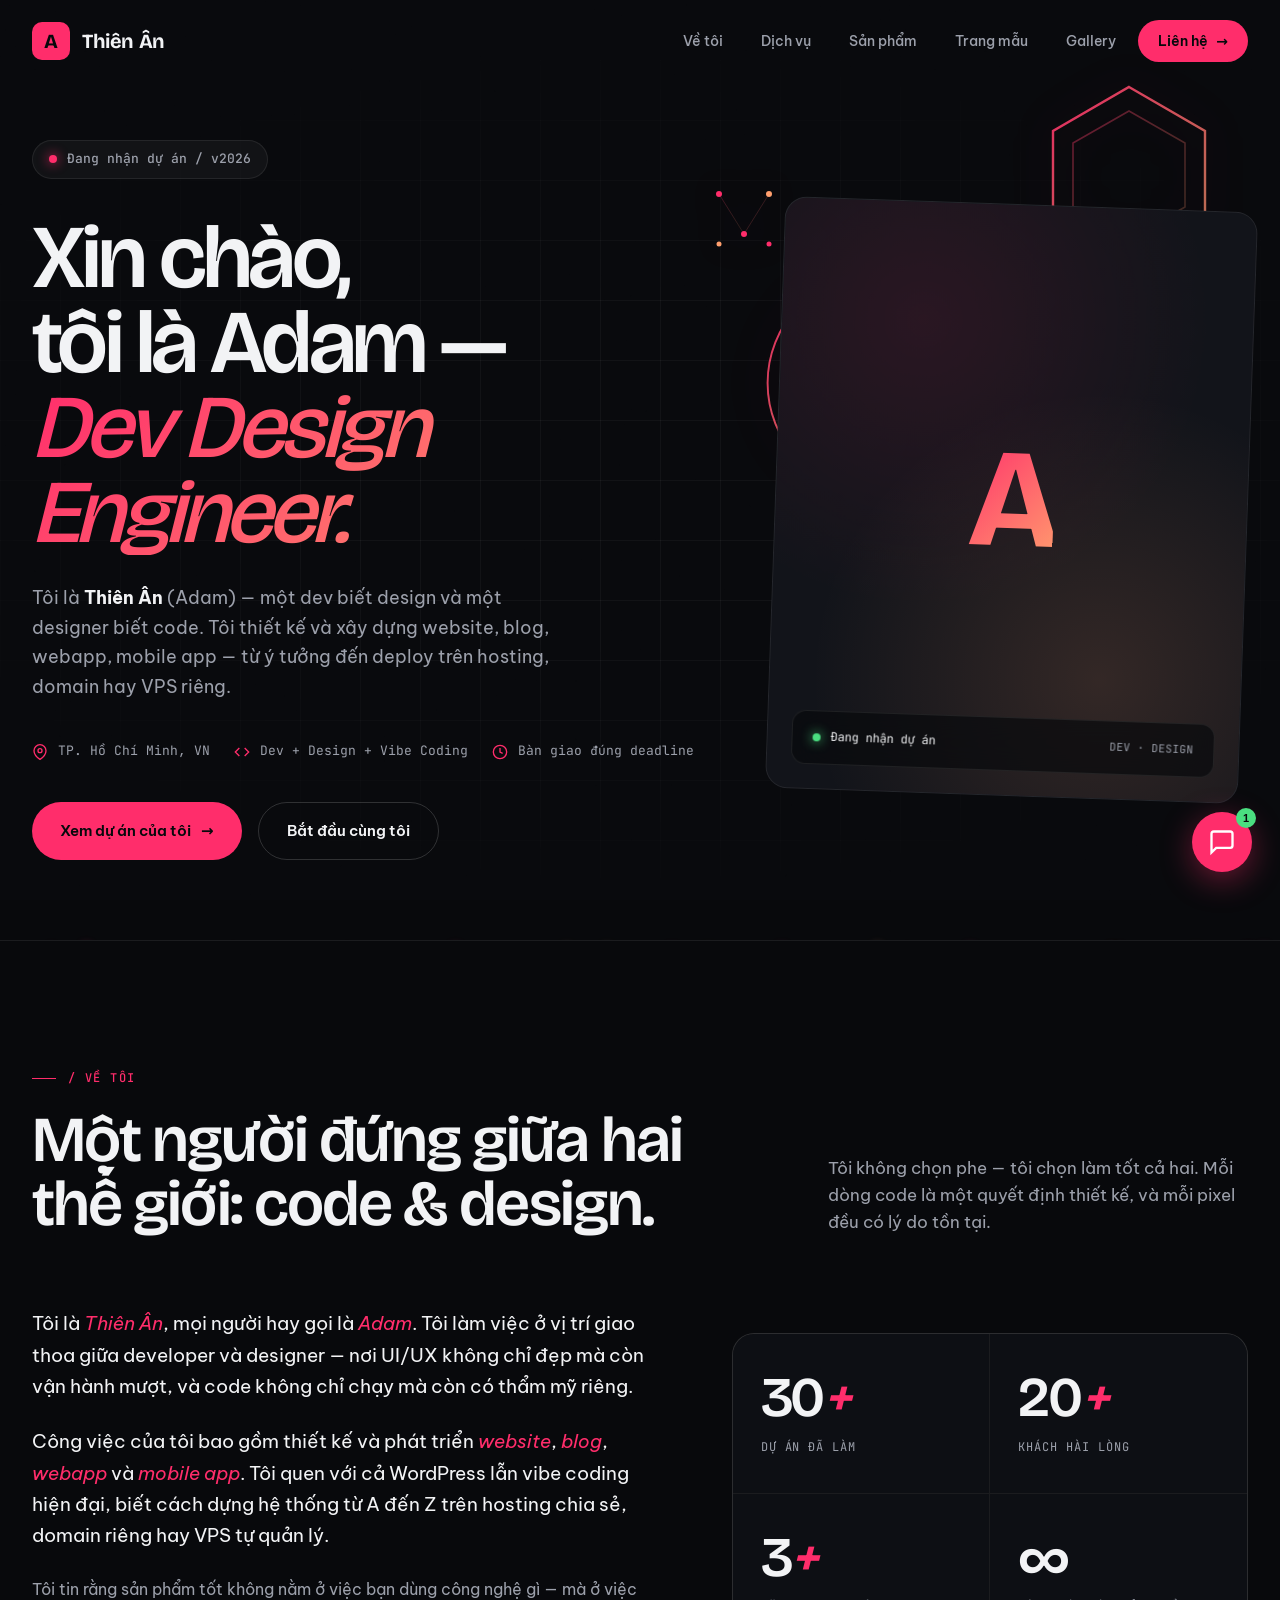
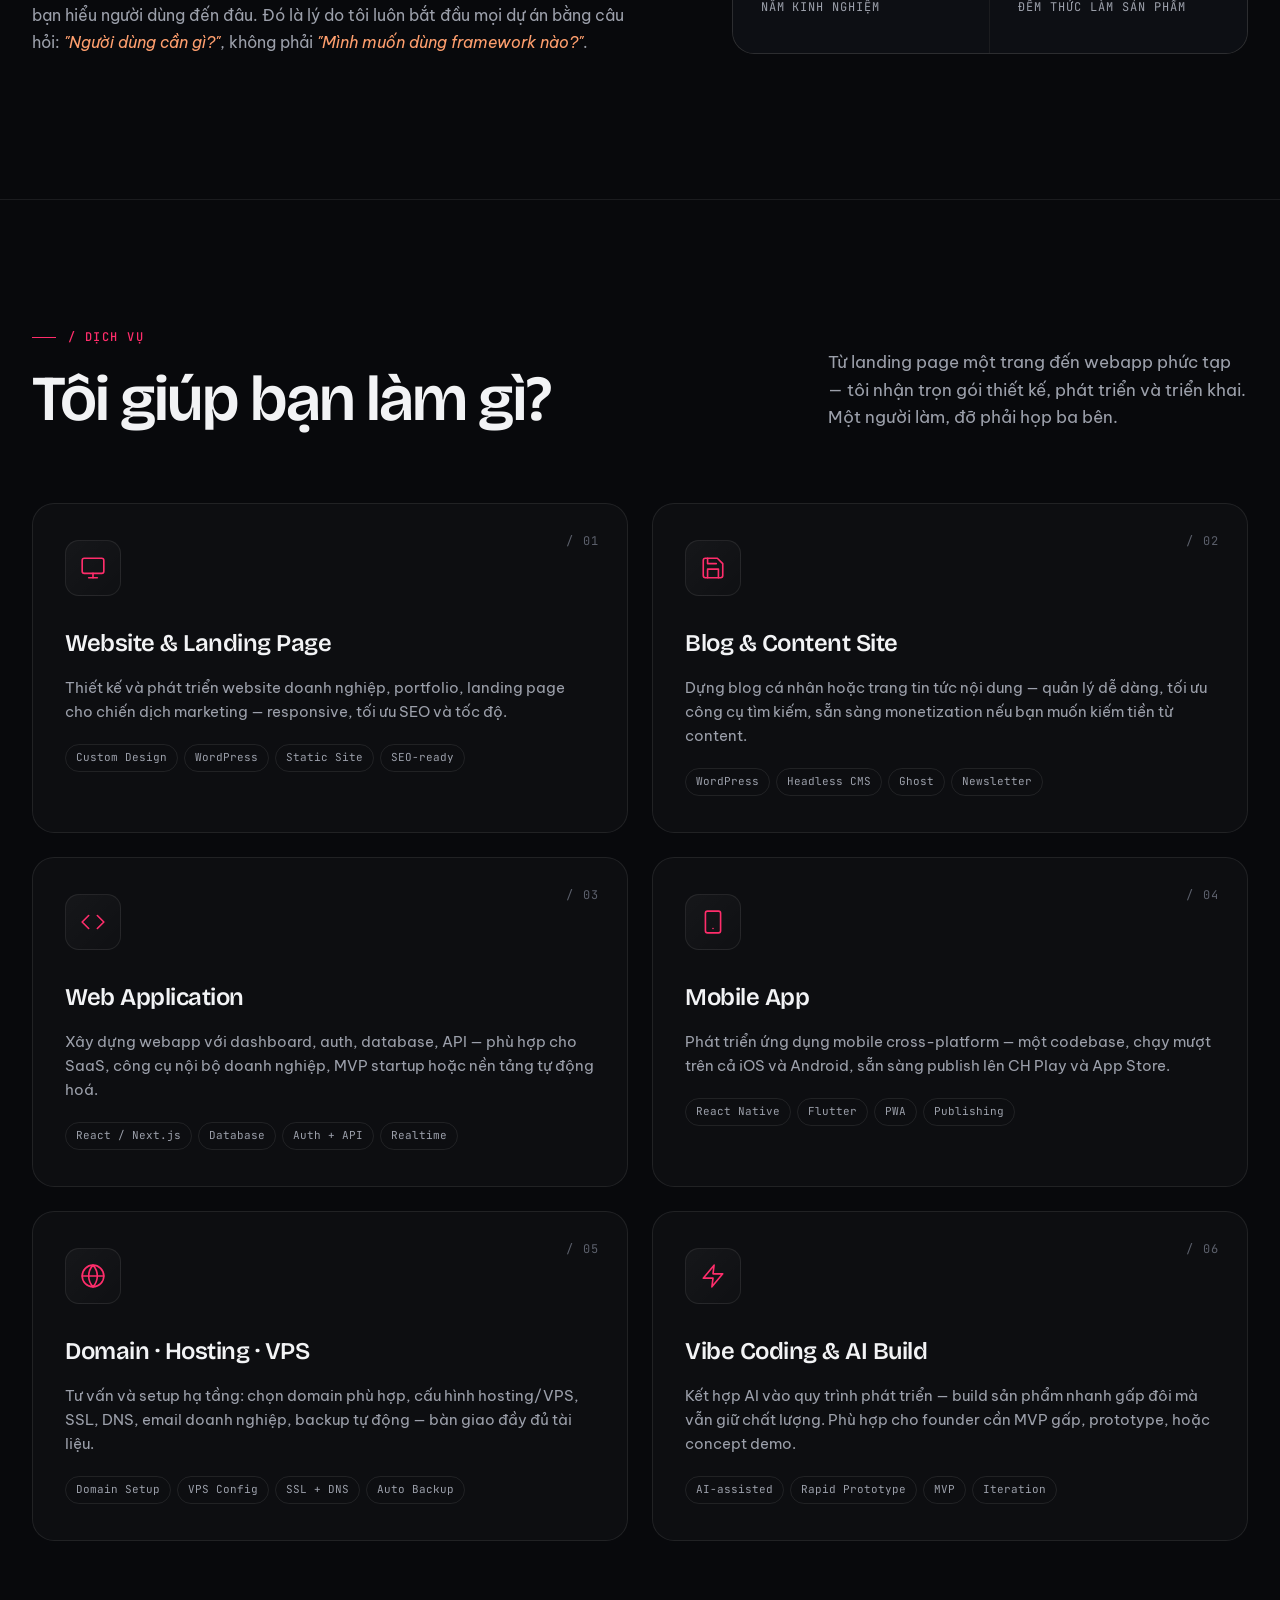
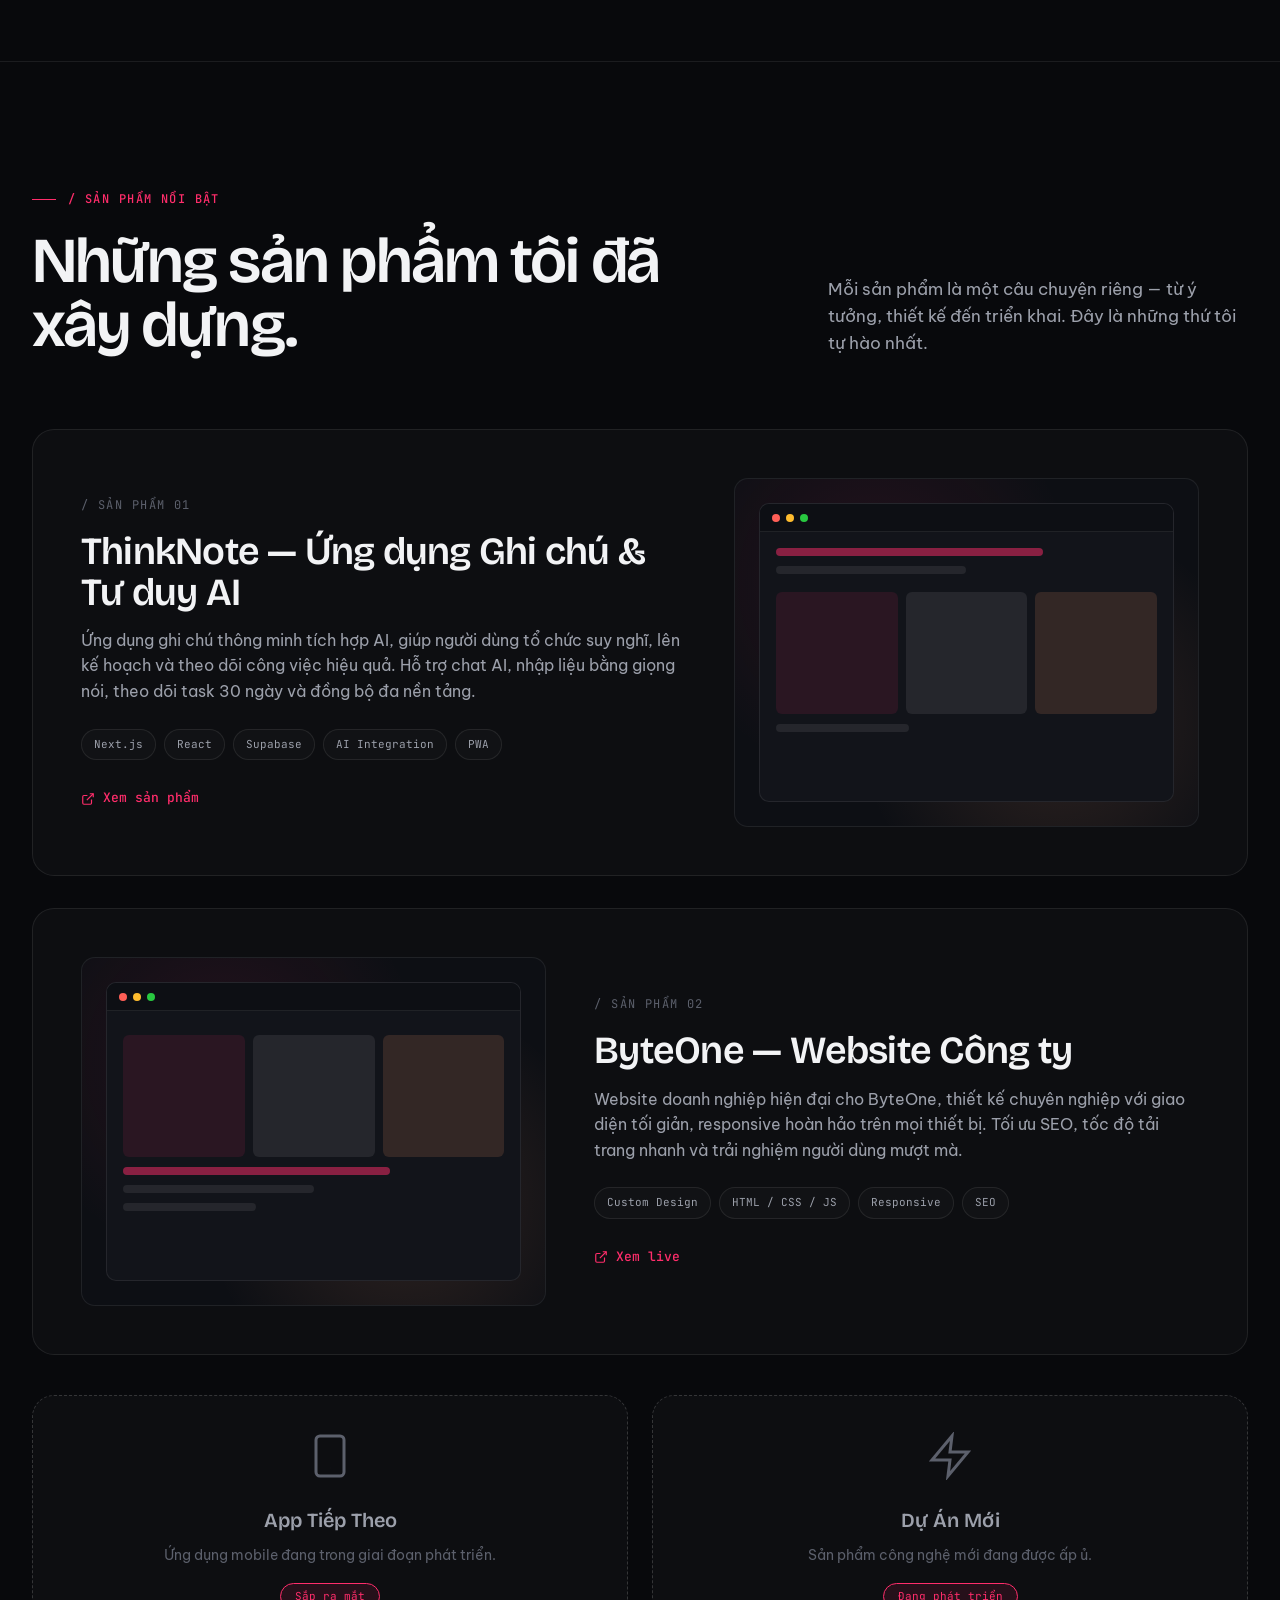
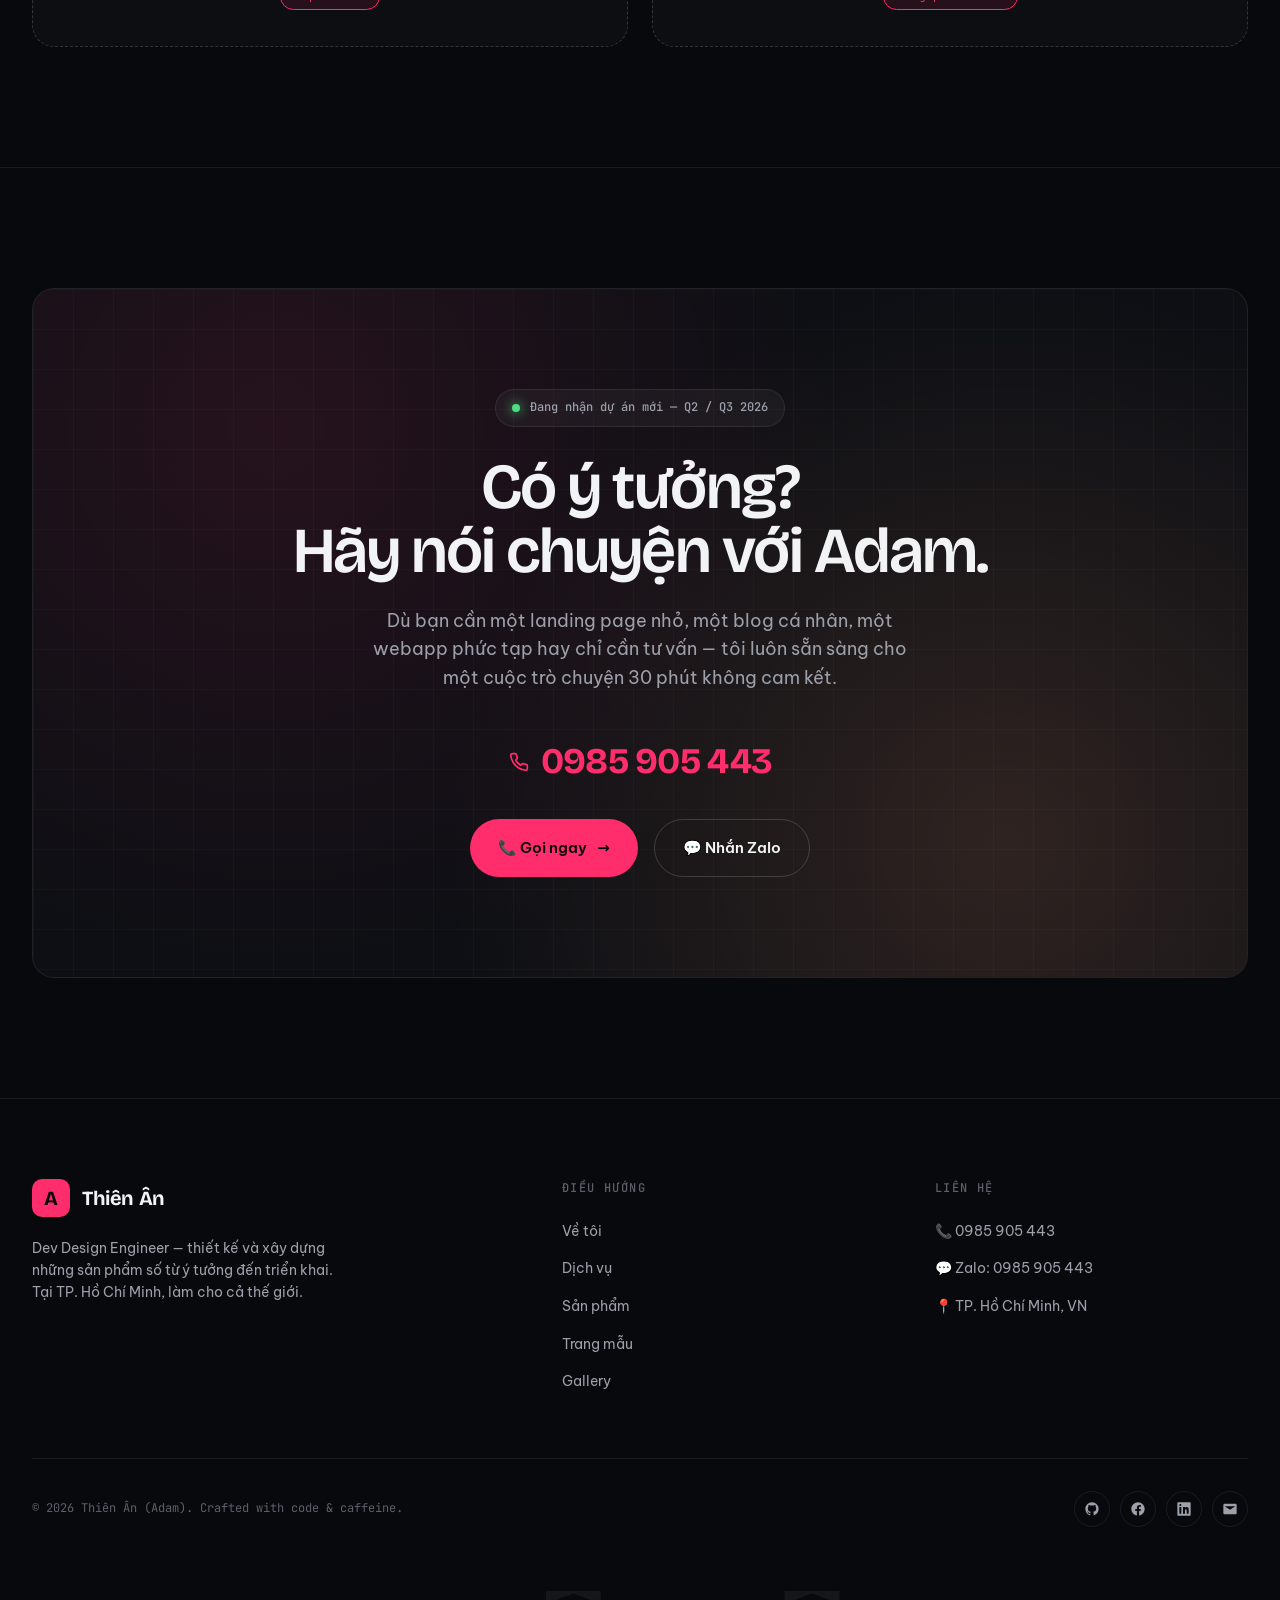
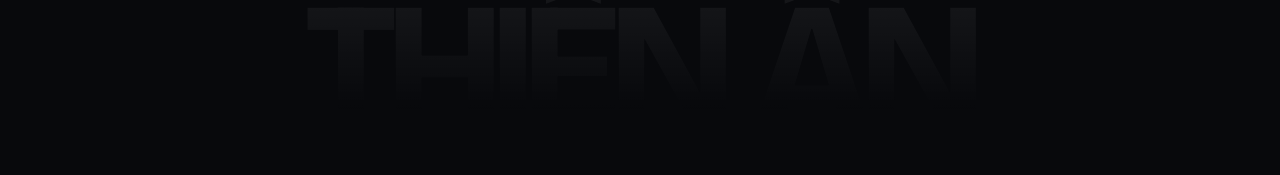
<file: index.html>
<!DOCTYPE html>
<html lang="vi">
<head>
<meta charset="UTF-8" />
<meta name="viewport" content="width=device-width, initial-scale=1.0" />
<title>Thiên Ân (Adam) — Dev Design Engineer</title>
<meta name="description" content="Thiên Ân (Adam) — Dev Design Engineer tại TP. Hồ Chí Minh. Thiết kế và xây dựng website, blog, webapp, mobile app — từ ý tưởng đến deploy." />
<link rel="preconnect" href="https://fonts.googleapis.com" />
<link rel="preconnect" href="https://fonts.gstatic.com" crossorigin />
<link href="https://fonts.googleapis.com/css2?family=Be+Vietnam+Pro:wght@300;400;500;600;700&family=Bricolage+Grotesque:opsz,wght@12..96,300;12..96,400;12..96,500;12..96,600;12..96,700;12..96,800&family=JetBrains+Mono:wght@400;500;600&display=swap" rel="stylesheet" />

<link rel="stylesheet" href="style.css" />
</head>
<body>

<!-- Global SVG gradient defs for floating shapes -->
<svg width="0" height="0" style="position:absolute" aria-hidden="true">
  <defs>
    <linearGradient id="shape-grad" x1="0%" y1="0%" x2="100%" y2="100%">
      <stop offset="0%" stop-color="#FF2D6B" stop-opacity="0.9"/>
      <stop offset="100%" stop-color="#FF9F6E" stop-opacity="0.7"/>
    </linearGradient>
    <linearGradient id="shape-grad-soft" x1="0%" y1="0%" x2="100%" y2="100%">
      <stop offset="0%" stop-color="#FF2D6B" stop-opacity="0.4"/>
      <stop offset="100%" stop-color="#FF9F6E" stop-opacity="0.2"/>
    </linearGradient>
  </defs>
</svg>

<!-- NAV -->
<nav class="nav" id="nav">
  <div class="wrap nav-inner">
    <a href="#" class="logo">
      <div class="logo-mark">A</div>
      <span class="logo-text">Thiên Ân</span>
    </a>
    <ul class="nav-links">
      <li><a href="#about">Về tôi</a></li>
      <li><a href="#services">Dịch vụ</a></li>
      <li><a href="#products">Sản phẩm</a></li>
      <li><a href="product-demo.html">Trang mẫu</a></li>
      <li><a href="showcase.html">Gallery</a></li>
      <li><a href="#contact" class="nav-cta">Liên hệ</a></li>
    </ul>
    <button class="menu-toggle" aria-label="Menu">
      <svg width="20" height="20" viewBox="0 0 24 24" fill="none" stroke="currentColor" stroke-width="2"><line x1="3" y1="6" x2="21" y2="6"/><line x1="3" y1="12" x2="21" y2="12"/><line x1="3" y1="18" x2="21" y2="18"/></svg>
    </button>
  </div>
</nav>

<!-- MOBILE NAV OVERLAY -->
<div class="mobile-nav-overlay" id="mobileNav">
  <ul class="mobile-nav-list">
    <li><a href="#about">Về tôi</a></li>
    <li><a href="#services">Dịch vụ</a></li>
    <li><a href="#products">Sản phẩm</a></li>
    <li><a href="product-demo.html">Trang mẫu</a></li>
    <li><a href="showcase.html">Gallery</a></li>
    <li><a href="#contact" class="mobile-cta">Liên hệ</a></li>
  </ul>
</div>

<!-- HERO -->
<header class="hero">
  <div class="hero-grid"></div>

  <!-- Animated light beams sweeping down -->
  <div class="light-lines">
    <div class="beam beam-1"></div>
    <div class="beam beam-2"></div>
    <div class="beam beam-3"></div>
    <div class="beam beam-4"></div>
    <div class="beam beam-5"></div>
  </div>

  <!-- Antigravity 3D floating shapes -->
  <div class="gravity-scene" id="gravityScene">
    <div class="scene-inner" id="sceneInner">
      <div class="float-shape shape-hex-lg">
        <svg viewBox="0 0 100 100">
          <path d="M50 6 L88 28 L88 72 L50 94 L12 72 L12 28 Z" fill="none" stroke="url(#shape-grad)" stroke-width="1.2"/>
          <path d="M50 18 L78 34 L78 66 L50 82 L22 66 L22 34 Z" fill="none" stroke="url(#shape-grad-soft)" stroke-width="0.8"/>
        </svg>
      </div>
      <div class="float-shape shape-ring">
        <svg viewBox="0 0 100 100">
          <circle cx="50" cy="50" r="46" fill="none" stroke="url(#shape-grad)" stroke-width="0.8"/>
          <circle cx="50" cy="50" r="38" fill="none" stroke="url(#shape-grad-soft)" stroke-width="0.6"/>
          <circle cx="50" cy="50" r="30" fill="none" stroke="url(#shape-grad-soft)" stroke-width="0.4"/>
          <circle cx="50" cy="4" r="2" fill="#FF2D6B"/>
          <circle cx="96" cy="50" r="1.5" fill="#FF9F6E"/>
        </svg>
      </div>
      <div class="float-shape shape-bracket">
        <svg viewBox="0 0 100 100">
          <path d="M38 30 L20 50 L38 70" stroke="url(#shape-grad)" stroke-width="2.5" fill="none" stroke-linecap="round" stroke-linejoin="round"/>
          <path d="M62 30 L80 50 L62 70" stroke="url(#shape-grad)" stroke-width="2.5" fill="none" stroke-linecap="round" stroke-linejoin="round"/>
          <line x1="55" y1="22" x2="45" y2="78" stroke="url(#shape-grad-soft)" stroke-width="1.5" stroke-linecap="round"/>
        </svg>
      </div>
      <div class="float-shape shape-hex-sm">
        <svg viewBox="0 0 100 100">
          <path d="M50 6 L88 28 L88 72 L50 94 L12 72 L12 28 Z" fill="url(#shape-grad-soft)" stroke="url(#shape-grad)" stroke-width="1.5"/>
        </svg>
      </div>
      <div class="float-shape shape-nodes">
        <svg viewBox="0 0 100 100">
          <line x1="25" y1="25" x2="75" y2="25" stroke="url(#shape-grad-soft)" stroke-width="0.6"/>
          <line x1="25" y1="25" x2="50" y2="65" stroke="url(#shape-grad-soft)" stroke-width="0.6"/>
          <line x1="75" y1="25" x2="50" y2="65" stroke="url(#shape-grad-soft)" stroke-width="0.6"/>
          <line x1="25" y1="25" x2="25" y2="75" stroke="url(#shape-grad-soft)" stroke-width="0.6"/>
          <line x1="75" y1="25" x2="75" y2="75" stroke="url(#shape-grad-soft)" stroke-width="0.6"/>
          <line x1="25" y1="75" x2="75" y2="75" stroke="url(#shape-grad-soft)" stroke-width="0.6"/>
          <circle cx="25" cy="25" r="3" fill="#FF2D6B"/>
          <circle cx="75" cy="25" r="3" fill="#FF9F6E"/>
          <circle cx="50" cy="65" r="3" fill="#FF2D6B"/>
          <circle cx="25" cy="75" r="2.5" fill="#FF9F6E"/>
          <circle cx="75" cy="75" r="2.5" fill="#FF2D6B"/>
        </svg>
      </div>
      <div class="float-shape shape-cube">
        <svg viewBox="0 0 100 100">
          <path d="M20 30 L50 15 L80 30 L80 70 L50 85 L20 70 Z" fill="none" stroke="url(#shape-grad)" stroke-width="1.2"/>
          <path d="M20 30 L50 45 L80 30 M50 45 L50 85" stroke="url(#shape-grad-soft)" stroke-width="1"/>
        </svg>
      </div>
    </div>
  </div>

  <!-- Rising particles (zero-g) -->
  <div class="particles" id="particles"></div>

  <div class="wrap hero-inner">
    <div class="hero-content">
      <div class="hero-badge">
        <span class="dot"></span>
        <span>Đang nhận dự án / v2026</span>
      </div>

      <h1 class="hero-title">
        <span class="line"><span>Xin chào,</span></span>
        <span class="line"><span>tôi là Adam —</span></span>
        <span class="line"><span class="gradient-text">Dev Design Engineer.</span></span>
      </h1>

      <p class="hero-sub">
        Tôi là <strong>Thiên Ân</strong> (Adam) — một dev biết design và một designer biết code. Tôi thiết kế và xây dựng website, blog, webapp, mobile app — từ ý tưởng đến deploy trên hosting, domain hay VPS riêng.
      </p>

      <div class="hero-meta">
        <div class="meta-item">
          <svg viewBox="0 0 24 24"><path d="M21 10c0 7-9 13-9 13s-9-6-9-13a9 9 0 0 1 18 0z"/><circle cx="12" cy="10" r="3"/></svg>
          <span>TP. Hồ Chí Minh, VN</span>
        </div>
        <div class="meta-item">
          <svg viewBox="0 0 24 24"><polyline points="16 18 22 12 16 6"/><polyline points="8 6 2 12 8 18"/></svg>
          <span>Dev + Design + Vibe Coding</span>
        </div>
        <div class="meta-item">
          <svg viewBox="0 0 24 24"><circle cx="12" cy="12" r="10"/><polyline points="12 6 12 12 16 14"/></svg>
          <span>Bàn giao đúng deadline</span>
        </div>
      </div>

      <div class="hero-actions">
        <a href="#projects" class="btn btn-primary">
          Xem dự án của tôi
          <span class="arrow">→</span>
        </a>
        <a href="#contact" class="btn btn-ghost">
          Bắt đầu cùng tôi
        </a>
      </div>
    </div>

    <div class="hero-avatar">
      <div class="avatar-card">
        <div class="avatar-placeholder">
          <!-- Thay span dưới đây bằng <img src="ảnh-của-bạn.jpg" alt="Thiên Ân" style="width:100%;height:100%;object-fit:cover" /> -->
          <span class="initials">A</span>
        </div>
        <div class="avatar-tag">
          <div class="status">
            <span class="status-dot"></span>
            <span>Đang nhận dự án</span>
          </div>
          <div class="role">DEV · DESIGN</div>
        </div>
      </div>
    </div>
  </div>
</header>

<!-- ABOUT -->
<section class="about" id="about">
  <div class="wrap">
    <div class="section-head">
      <div>
        <div class="section-tag">/ Về tôi</div>
        <h2 class="section-title">Một người đứng giữa hai thế giới: code &amp; design.</h2>
      </div>
      <p class="section-desc">
        Tôi không chọn phe — tôi chọn làm tốt cả hai. Mỗi dòng code là một quyết định thiết kế, và mỗi pixel đều có lý do tồn tại.
      </p>
    </div>

    <div class="about-grid">
      <div class="about-text">
        <p>
          Tôi là <span class="highlight">Thiên Ân</span>, mọi người hay gọi là <span class="highlight">Adam</span>. Tôi làm việc ở vị trí giao thoa giữa developer và designer — nơi UI/UX không chỉ đẹp mà còn vận hành mượt, và code không chỉ chạy mà còn có thẩm mỹ riêng.
        </p>
        <p>
          Công việc của tôi bao gồm thiết kế và phát triển <span class="highlight">website</span>, <span class="highlight">blog</span>, <span class="highlight">webapp</span> và <span class="highlight">mobile app</span>. Tôi quen với cả WordPress lẫn vibe coding hiện đại, biết cách dựng hệ thống từ A đến Z trên hosting chia sẻ, domain riêng hay VPS tự quản lý.
        </p>
        <p>
          Tôi tin rằng sản phẩm tốt không nằm ở việc bạn dùng công nghệ gì — mà ở việc bạn hiểu người dùng đến đâu. Đó là lý do tôi luôn bắt đầu mọi dự án bằng câu hỏi: <em>"Người dùng cần gì?"</em>, không phải <em>"Mình muốn dùng framework nào?"</em>.
        </p>
      </div>

      <div class="about-stats">
        <div class="about-stat">
          <div class="num">30<span class="plus">+</span></div>
          <div class="label">Dự án đã làm</div>
        </div>
        <div class="about-stat">
          <div class="num">20<span class="plus">+</span></div>
          <div class="label">Khách hài lòng</div>
        </div>
        <div class="about-stat">
          <div class="num">3<span class="plus">+</span></div>
          <div class="label">Năm kinh nghiệm</div>
        </div>
        <div class="about-stat">
          <div class="num">∞</div>
          <div class="label">Đêm thức làm sản phẩm</div>
        </div>
      </div>
    </div>
  </div>
</section>

<!-- SERVICES -->
<section class="services" id="services">
  <div class="wrap">
    <div class="section-head">
      <div>
        <div class="section-tag">/ Dịch vụ</div>
        <h2 class="section-title">Tôi giúp bạn làm gì?</h2>
      </div>
      <p class="section-desc">
        Từ landing page một trang đến webapp phức tạp — tôi nhận trọn gói thiết kế, phát triển và triển khai. Một người làm, đỡ phải họp ba bên.
      </p>
    </div>

    <div class="services-grid">
      <article class="service-card">
        <span class="service-num">/ 01</span>
        <div class="service-icon">
          <svg viewBox="0 0 24 24"><rect x="2" y="3" width="20" height="14" rx="2"/><line x1="8" y1="21" x2="16" y2="21"/><line x1="12" y1="17" x2="12" y2="21"/></svg>
        </div>
        <h3>Website &amp; Landing Page</h3>
        <p>Thiết kế và phát triển website doanh nghiệp, portfolio, landing page cho chiến dịch marketing — responsive, tối ưu SEO và tốc độ.</p>
        <ul>
          <li>Custom Design</li>
          <li>WordPress</li>
          <li>Static Site</li>
          <li>SEO-ready</li>
        </ul>
      </article>

      <article class="service-card">
        <span class="service-num">/ 02</span>
        <div class="service-icon">
          <svg viewBox="0 0 24 24"><path d="M19 21H5a2 2 0 0 1-2-2V5a2 2 0 0 1 2-2h11l5 5v11a2 2 0 0 1-2 2z"/><polyline points="17 21 17 13 7 13 7 21"/><polyline points="7 3 7 8 15 8"/></svg>
        </div>
        <h3>Blog &amp; Content Site</h3>
        <p>Dựng blog cá nhân hoặc trang tin tức nội dung — quản lý dễ dàng, tối ưu công cụ tìm kiếm, sẵn sàng monetization nếu bạn muốn kiếm tiền từ content.</p>
        <ul>
          <li>WordPress</li>
          <li>Headless CMS</li>
          <li>Ghost</li>
          <li>Newsletter</li>
        </ul>
      </article>

      <article class="service-card">
        <span class="service-num">/ 03</span>
        <div class="service-icon">
          <svg viewBox="0 0 24 24"><polyline points="16 18 22 12 16 6"/><polyline points="8 6 2 12 8 18"/></svg>
        </div>
        <h3>Web Application</h3>
        <p>Xây dựng webapp với dashboard, auth, database, API — phù hợp cho SaaS, công cụ nội bộ doanh nghiệp, MVP startup hoặc nền tảng tự động hoá.</p>
        <ul>
          <li>React / Next.js</li>
          <li>Database</li>
          <li>Auth + API</li>
          <li>Realtime</li>
        </ul>
      </article>

      <article class="service-card">
        <span class="service-num">/ 04</span>
        <div class="service-icon">
          <svg viewBox="0 0 24 24"><rect x="5" y="2" width="14" height="20" rx="2"/><line x1="12" y1="18" x2="12.01" y2="18"/></svg>
        </div>
        <h3>Mobile App</h3>
        <p>Phát triển ứng dụng mobile cross-platform — một codebase, chạy mượt trên cả iOS và Android, sẵn sàng publish lên CH Play và App Store.</p>
        <ul>
          <li>React Native</li>
          <li>Flutter</li>
          <li>PWA</li>
          <li>Publishing</li>
        </ul>
      </article>

      <article class="service-card">
        <span class="service-num">/ 05</span>
        <div class="service-icon">
          <svg viewBox="0 0 24 24"><circle cx="12" cy="12" r="10"/><path d="M2 12h20M12 2a15.3 15.3 0 0 1 4 10 15.3 15.3 0 0 1-4 10 15.3 15.3 0 0 1-4-10 15.3 15.3 0 0 1 4-10z"/></svg>
        </div>
        <h3>Domain · Hosting · VPS</h3>
        <p>Tư vấn và setup hạ tầng: chọn domain phù hợp, cấu hình hosting/VPS, SSL, DNS, email doanh nghiệp, backup tự động — bàn giao đầy đủ tài liệu.</p>
        <ul>
          <li>Domain Setup</li>
          <li>VPS Config</li>
          <li>SSL + DNS</li>
          <li>Auto Backup</li>
        </ul>
      </article>

      <article class="service-card">
        <span class="service-num">/ 06</span>
        <div class="service-icon">
          <svg viewBox="0 0 24 24"><polygon points="13 2 3 14 12 14 11 22 21 10 12 10 13 2"/></svg>
        </div>
        <h3>Vibe Coding &amp; AI Build</h3>
        <p>Kết hợp AI vào quy trình phát triển — build sản phẩm nhanh gấp đôi mà vẫn giữ chất lượng. Phù hợp cho founder cần MVP gấp, prototype, hoặc concept demo.</p>
        <ul>
          <li>AI-assisted</li>
          <li>Rapid Prototype</li>
          <li>MVP</li>
          <li>Iteration</li>
        </ul>
      </article>
    </div>
  </div>
</section>

<!-- Section Kỹ năng đã được xóa (thông tin không chính xác) -->

<!-- SẢN PHẨM — Trọng tâm mới của website -->
<section class="projects" id="products">
  <div class="wrap">
    <div class="section-head">
      <div>
        <div class="section-tag">/ Sản phẩm nổi bật</div>
        <h2 class="section-title">Những sản phẩm tôi đã xây dựng.</h2>
      </div>
      <p class="section-desc">
        Mỗi sản phẩm là một câu chuyện riêng — từ ý tưởng, thiết kế đến triển khai. Đây là những thứ tôi tự hào nhất.
      </p>
    </div>

    <div class="projects-list">
      <!-- SẢN PHẨM 01: ThinkNote -->
      <article class="project">
        <div class="project-info">
          <div class="project-num">/ SẢN PHẨM 01</div>
          <h3 class="project-title">ThinkNote — Ứng dụng Ghi chú &amp; Tư duy AI</h3>
          <p class="project-desc">
            Ứng dụng ghi chú thông minh tích hợp AI, giúp người dùng tổ chức suy nghĩ, lên kế hoạch và theo dõi công việc hiệu quả. Hỗ trợ chat AI, nhập liệu bằng giọng nói, theo dõi task 30 ngày và đồng bộ đa nền tảng.
          </p>
          <div class="project-stack">
            <span>Next.js</span>
            <span>React</span>
            <span>Supabase</span>
            <span>AI Integration</span>
            <span>PWA</span>
          </div>
          <div class="project-links">
            <a href="#" class="project-link">
              <svg viewBox="0 0 24 24" fill="none" stroke="currentColor" stroke-width="2"><path d="M18 13v6a2 2 0 0 1-2 2H5a2 2 0 0 1-2-2V8a2 2 0 0 1 2-2h6"/><polyline points="15 3 21 3 21 9"/><line x1="10" y1="14" x2="21" y2="3"/></svg>
              Xem sản phẩm
            </a>
          </div>
        </div>
        <div class="project-visual">
          <div class="mock-browser">
            <div class="mock-browser-bar"><span></span><span></span><span></span></div>
            <div class="mock-content">
              <div class="mock-line lg"></div>
              <div class="mock-line md"></div>
              <div class="mock-grid">
                <div class="mock-cell"></div>
                <div class="mock-cell"></div>
                <div class="mock-cell"></div>
              </div>
              <div class="mock-line sm"></div>
            </div>
          </div>
        </div>
      </article>

      <!-- SẢN PHẨM 02: ByteOne -->
      <article class="project">
        <div class="project-info">
          <div class="project-num">/ SẢN PHẨM 02</div>
          <h3 class="project-title">ByteOne — Website Công ty</h3>
          <p class="project-desc">
            Website doanh nghiệp hiện đại cho ByteOne, thiết kế chuyên nghiệp với giao diện tối giản, responsive hoàn hảo trên mọi thiết bị. Tối ưu SEO, tốc độ tải trang nhanh và trải nghiệm người dùng mượt mà.
          </p>
          <div class="project-stack">
            <span>Custom Design</span>
            <span>HTML / CSS / JS</span>
            <span>Responsive</span>
            <span>SEO</span>
          </div>
          <div class="project-links">
            <a href="#" class="project-link">
              <svg viewBox="0 0 24 24" fill="none" stroke="currentColor" stroke-width="2"><path d="M18 13v6a2 2 0 0 1-2 2H5a2 2 0 0 1-2-2V8a2 2 0 0 1 2-2h6"/><polyline points="15 3 21 3 21 9"/><line x1="10" y1="14" x2="21" y2="3"/></svg>
              Xem live
            </a>
          </div>
        </div>
        <div class="project-visual">
          <div class="mock-browser">
            <div class="mock-browser-bar"><span></span><span></span><span></span></div>
            <div class="mock-content">
              <div class="mock-grid">
                <div class="mock-cell"></div>
                <div class="mock-cell"></div>
                <div class="mock-cell"></div>
              </div>
              <div class="mock-line lg"></div>
              <div class="mock-line md"></div>
              <div class="mock-line sm"></div>
            </div>
          </div>
        </div>
      </article>
    </div>

    <!-- Sản phẩm đang phát triển -->
    <div class="coming-soon-grid">
      <div class="coming-soon-card">
        <div class="coming-soon-icon">
          <svg viewBox="0 0 24 24" fill="none" stroke="currentColor" stroke-width="1.5"><rect x="5" y="2" width="14" height="20" rx="2"/><line x1="12" y1="18" x2="12.01" y2="18"/></svg>
        </div>
        <h4>App Tiếp Theo</h4>
        <p>Ứng dụng mobile đang trong giai đoạn phát triển.</p>
        <span class="coming-badge">Sắp ra mắt</span>
      </div>
      <div class="coming-soon-card">
        <div class="coming-soon-icon">
          <svg viewBox="0 0 24 24" fill="none" stroke="currentColor" stroke-width="1.5"><polygon points="13 2 3 14 12 14 11 22 21 10 12 10 13 2"/></svg>
        </div>
        <h4>Dự Án Mới</h4>
        <p>Sản phẩm công nghệ mới đang được ấp ủ.</p>
        <span class="coming-badge">Đang phát triển</span>
      </div>
    </div>
  </div>
</section>

<!-- Section Hành trình đã được xóa (thông tin không chính xác) -->

<!-- LIÊN HỆ -->
<section class="cta" id="contact">
  <div class="wrap">
    <div class="cta-card">
      <div class="cta-grid"></div>
      <div class="cta-inner">
        <div class="cta-tag">
          <span style="width:8px;height:8px;border-radius:50%;background:#4ade80;box-shadow:0 0 12px #4ade80;"></span>
          <span>Đang nhận dự án mới — Q2 / Q3 2026</span>
        </div>
        <h2>Có ý tưởng?<br/>Hãy nói chuyện với Adam.</h2>
        <p>Dù bạn cần một landing page nhỏ, một blog cá nhân, một webapp phức tạp hay chỉ cần tư vấn — tôi luôn sẵn sàng cho một cuộc trò chuyện 30 phút không cam kết.</p>
        <div class="contact-phone">
          <svg viewBox="0 0 24 24" fill="none" stroke="currentColor" stroke-width="2" style="width:20px;height:20px;"><path d="M22 16.92v3a2 2 0 0 1-2.18 2 19.79 19.79 0 0 1-8.63-3.07 19.5 19.5 0 0 1-6-6A19.79 19.79 0 0 1 2.12 4.11 2 2 0 0 1 4.11 2h3a2 2 0 0 1 2 1.72c.127.96.361 1.903.7 2.81a2 2 0 0 1-.45 2.11L8.09 9.91a16 16 0 0 0 6 6l1.27-1.27a2 2 0 0 1 2.11-.45c.907.339 1.85.573 2.81.7A2 2 0 0 1 22 16.92z"/></svg>
          <span style="font-family:var(--display);font-size:clamp(24px,3vw,36px);font-weight:700;letter-spacing:-0.02em;">0985 905 443</span>
        </div>
        <div class="cta-actions">
          <a href="tel:0985905443" class="btn btn-primary" id="btn-call">
            📞 Gọi ngay
            <span class="arrow">→</span>
          </a>
          <a href="https://zalo.me/0985905443" class="btn btn-ghost" id="btn-zalo" target="_blank" rel="noopener">
            💬 Nhắn Zalo
          </a>
        </div>
      </div>
    </div>
  </div>
</section>

<!-- FOOTER -->
<footer class="footer">
  <div class="wrap">
    <div class="footer-grid">
      <div class="footer-brand">
        <a href="#" class="logo">
          <div class="logo-mark">A</div>
          <span class="logo-text">Thiên Ân</span>
        </a>
        <p>Dev Design Engineer — thiết kế và xây dựng những sản phẩm số từ ý tưởng đến triển khai. Tại TP. Hồ Chí Minh, làm cho cả thế giới.</p>
      </div>

      <div class="footer-col">
        <h4>Điều hướng</h4>
        <ul>
          <li><a href="#about">Về tôi</a></li>
          <li><a href="#services">Dịch vụ</a></li>
          <li><a href="#products">Sản phẩm</a></li>
          <li><a href="product-demo.html">Trang mẫu</a></li>
          <li><a href="showcase.html">Gallery</a></li>
        </ul>
      </div>

      <div class="footer-col">
        <h4>Liên hệ</h4>
        <ul>
          <li><a href="tel:0985905443">📞 0985 905 443</a></li>
          <li><a href="https://zalo.me/0985905443" target="_blank" rel="noopener">💬 Zalo: 0985 905 443</a></li>
          <li><a href="#">📍 TP. Hồ Chí Minh, VN</a></li>
        </ul>
      </div>
    </div>

    <div class="footer-bottom">
      <p>© 2026 Thiên Ân (Adam). Crafted with code &amp; caffeine.</p>
      <div class="footer-social">
        <a href="#" aria-label="GitHub"><svg viewBox="0 0 24 24"><path d="M12 2C6.5 2 2 6.5 2 12c0 4.4 2.9 8.2 6.8 9.5.5.1.7-.2.7-.5v-1.7c-2.8.6-3.4-1.3-3.4-1.3-.5-1.2-1.1-1.5-1.1-1.5-.9-.6.1-.6.1-.6 1 .1 1.5 1 1.5 1 .9 1.5 2.4 1.1 3 .8.1-.7.4-1.1.6-1.4-2.2-.3-4.5-1.1-4.5-5 0-1.1.4-2 1-2.7-.1-.3-.4-1.3.1-2.7 0 0 .8-.3 2.7 1 .8-.2 1.6-.3 2.5-.3s1.7.1 2.5.3c1.9-1.3 2.7-1 2.7-1 .5 1.4.2 2.4.1 2.7.6.7 1 1.6 1 2.7 0 3.9-2.3 4.7-4.6 5 .4.3.7.9.7 1.8v2.7c0 .3.2.6.7.5C19.1 20.2 22 16.4 22 12c0-5.5-4.5-10-10-10z"/></svg></a>
        <a href="#" aria-label="Facebook"><svg viewBox="0 0 24 24"><path d="M22 12c0-5.5-4.5-10-10-10S2 6.5 2 12c0 5 3.7 9.1 8.4 9.9v-7H7.9V12h2.5V9.8c0-2.5 1.5-3.9 3.8-3.9 1.1 0 2.2.2 2.2.2v2.5h-1.3c-1.2 0-1.6.8-1.6 1.6V12h2.8l-.4 2.9h-2.3v7c4.7-.8 8.4-4.9 8.4-9.9z"/></svg></a>
        <a href="#" aria-label="LinkedIn"><svg viewBox="0 0 24 24"><path d="M20.5 2h-17C2.7 2 2 2.7 2 3.5v17c0 .8.7 1.5 1.5 1.5h17c.8 0 1.5-.7 1.5-1.5v-17c0-.8-.7-1.5-1.5-1.5zM8 19H5V9h3v10zM6.5 7.5C5.6 7.5 5 6.9 5 6s.6-1.5 1.5-1.5S8 5.1 8 6s-.6 1.5-1.5 1.5zM19 19h-3v-5c0-1-.4-1.5-1.2-1.5-.7 0-1.3.5-1.3 1.5v5h-3V9h3v1.3c.5-.8 1.4-1.4 2.5-1.4 1.8 0 3 1.3 3 3.4V19z"/></svg></a>
        <a href="#" aria-label="Email"><svg viewBox="0 0 24 24"><path d="M4 4h16c1.1 0 2 .9 2 2v12c0 1.1-.9 2-2 2H4c-1.1 0-2-.9-2-2V6c0-1.1.9-2 2-2zm0 4l8 5 8-5"/></svg></a>
      </div>
    </div>

    <div class="footer-mark">THIÊN ÂN</div>
  </div>
</footer>

<!-- CHAT WIDGET — Tư vấn AI trực tiếp -->
<div class="chat-widget" id="chatWidget">
  <div class="chat-header">
    <div class="chat-header-info">
      <div class="chat-avatar-small">A</div>
      <div>
        <div class="chat-title">Tư vấn AI</div>
        <div class="chat-status-text"><span class="chat-status-dot"></span> Trực tuyến</div>
      </div>
    </div>
    <button class="chat-close" id="chatClose" aria-label="Đóng chat">
      <svg viewBox="0 0 24 24" width="18" height="18" fill="none" stroke="currentColor" stroke-width="2"><line x1="18" y1="6" x2="6" y2="18"/><line x1="6" y1="6" x2="18" y2="18"/></svg>
    </button>
  </div>
  <div class="chat-messages" id="chatMessages">
    <div class="chat-bubble bot">Xin chào! 👋 Tôi là trợ lý AI của Adam. Bạn cần tư vấn về dịch vụ thiết kế website, ứng dụng hay có câu hỏi gì không?</div>
  </div>
  <div class="chat-input-area">
    <input type="text" id="chatInput" placeholder="Nhập tin nhắn..." autocomplete="off" />
    <button id="chatSend" aria-label="Gửi">
      <svg viewBox="0 0 24 24" width="20" height="20" fill="none" stroke="currentColor" stroke-width="2"><line x1="22" y1="2" x2="11" y2="13"/><polygon points="22 2 15 22 11 13 2 9 22 2"/></svg>
    </button>
  </div>
</div>
<button class="chat-toggle-btn" id="chatToggle" aria-label="Mở chat tư vấn">
  <svg viewBox="0 0 24 24" width="28" height="28" fill="none" stroke="currentColor" stroke-width="2"><path d="M21 15a2 2 0 0 1-2 2H7l-4 4V5a2 2 0 0 1 2-2h14a2 2 0 0 1 2 2z"/></svg>
  <span class="chat-toggle-badge">1</span>
</button>

<script src="script.js"></script>

</body>
</html>
</file>
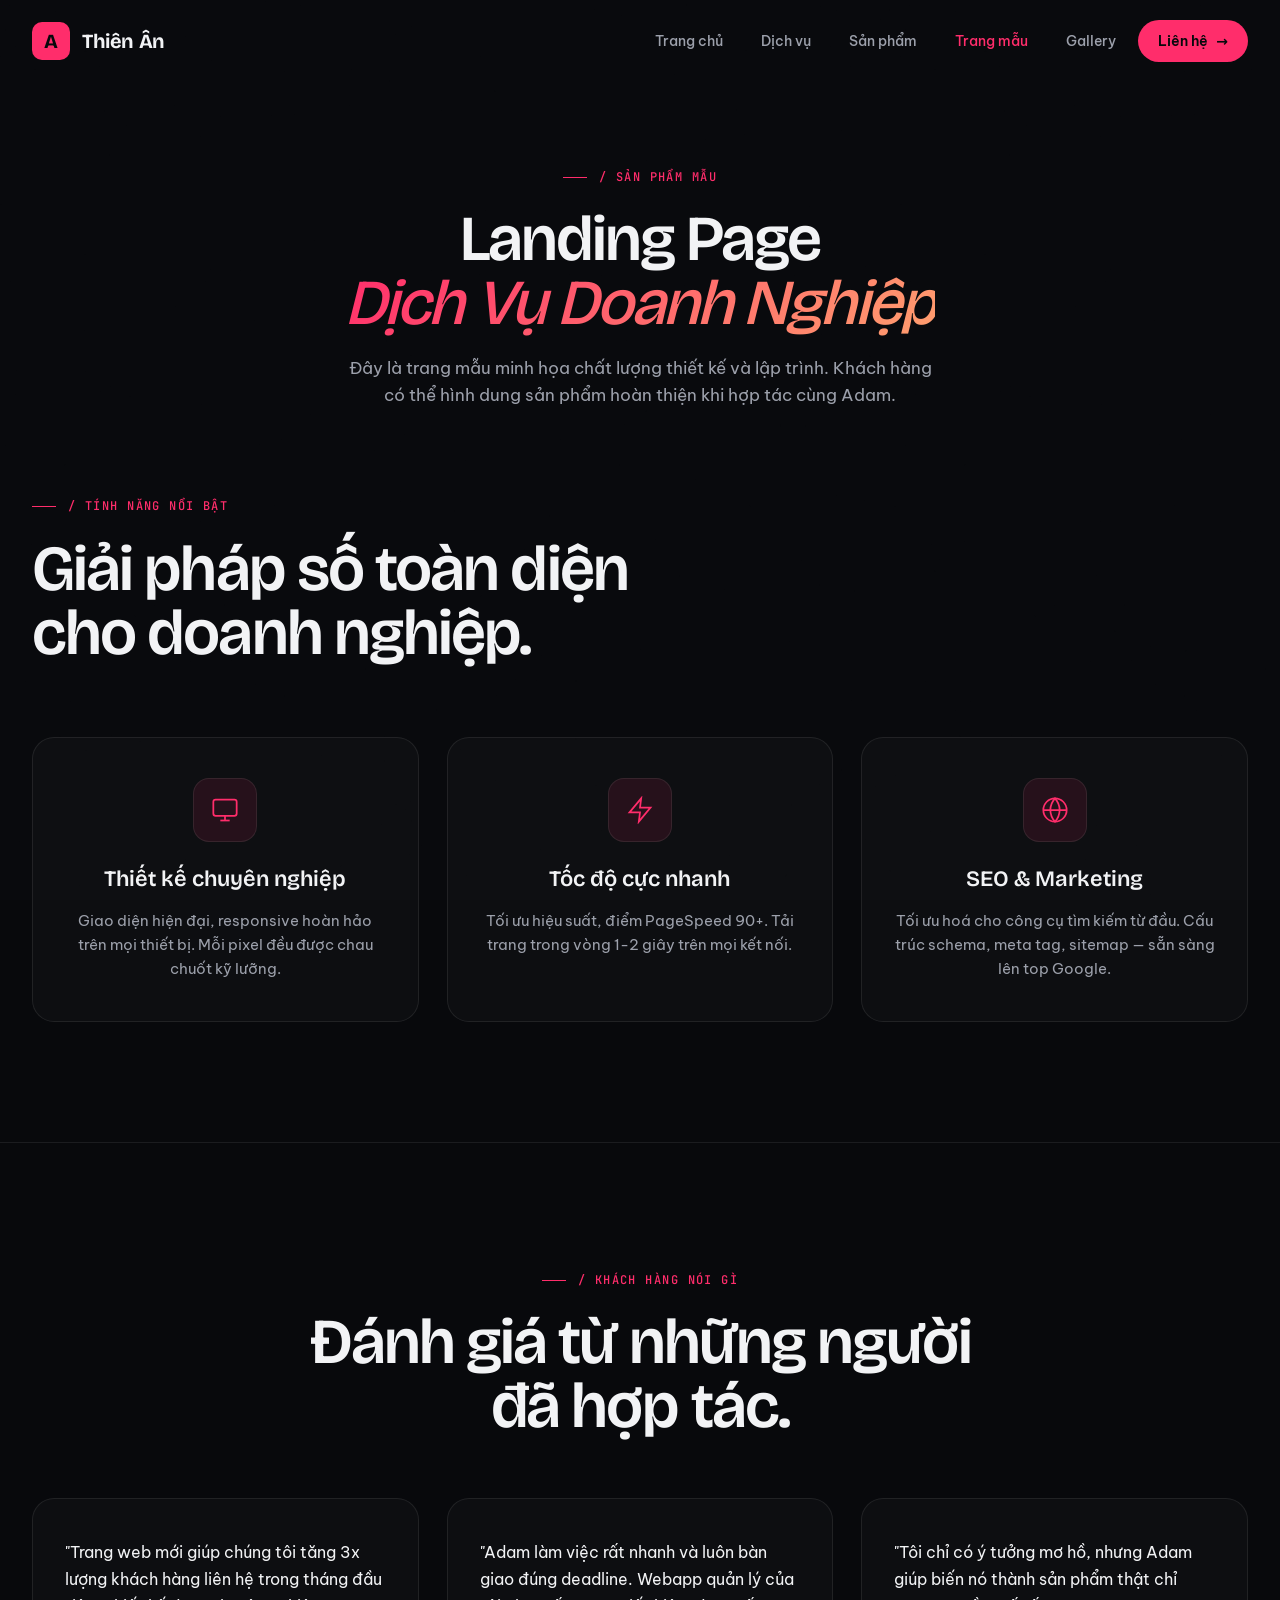
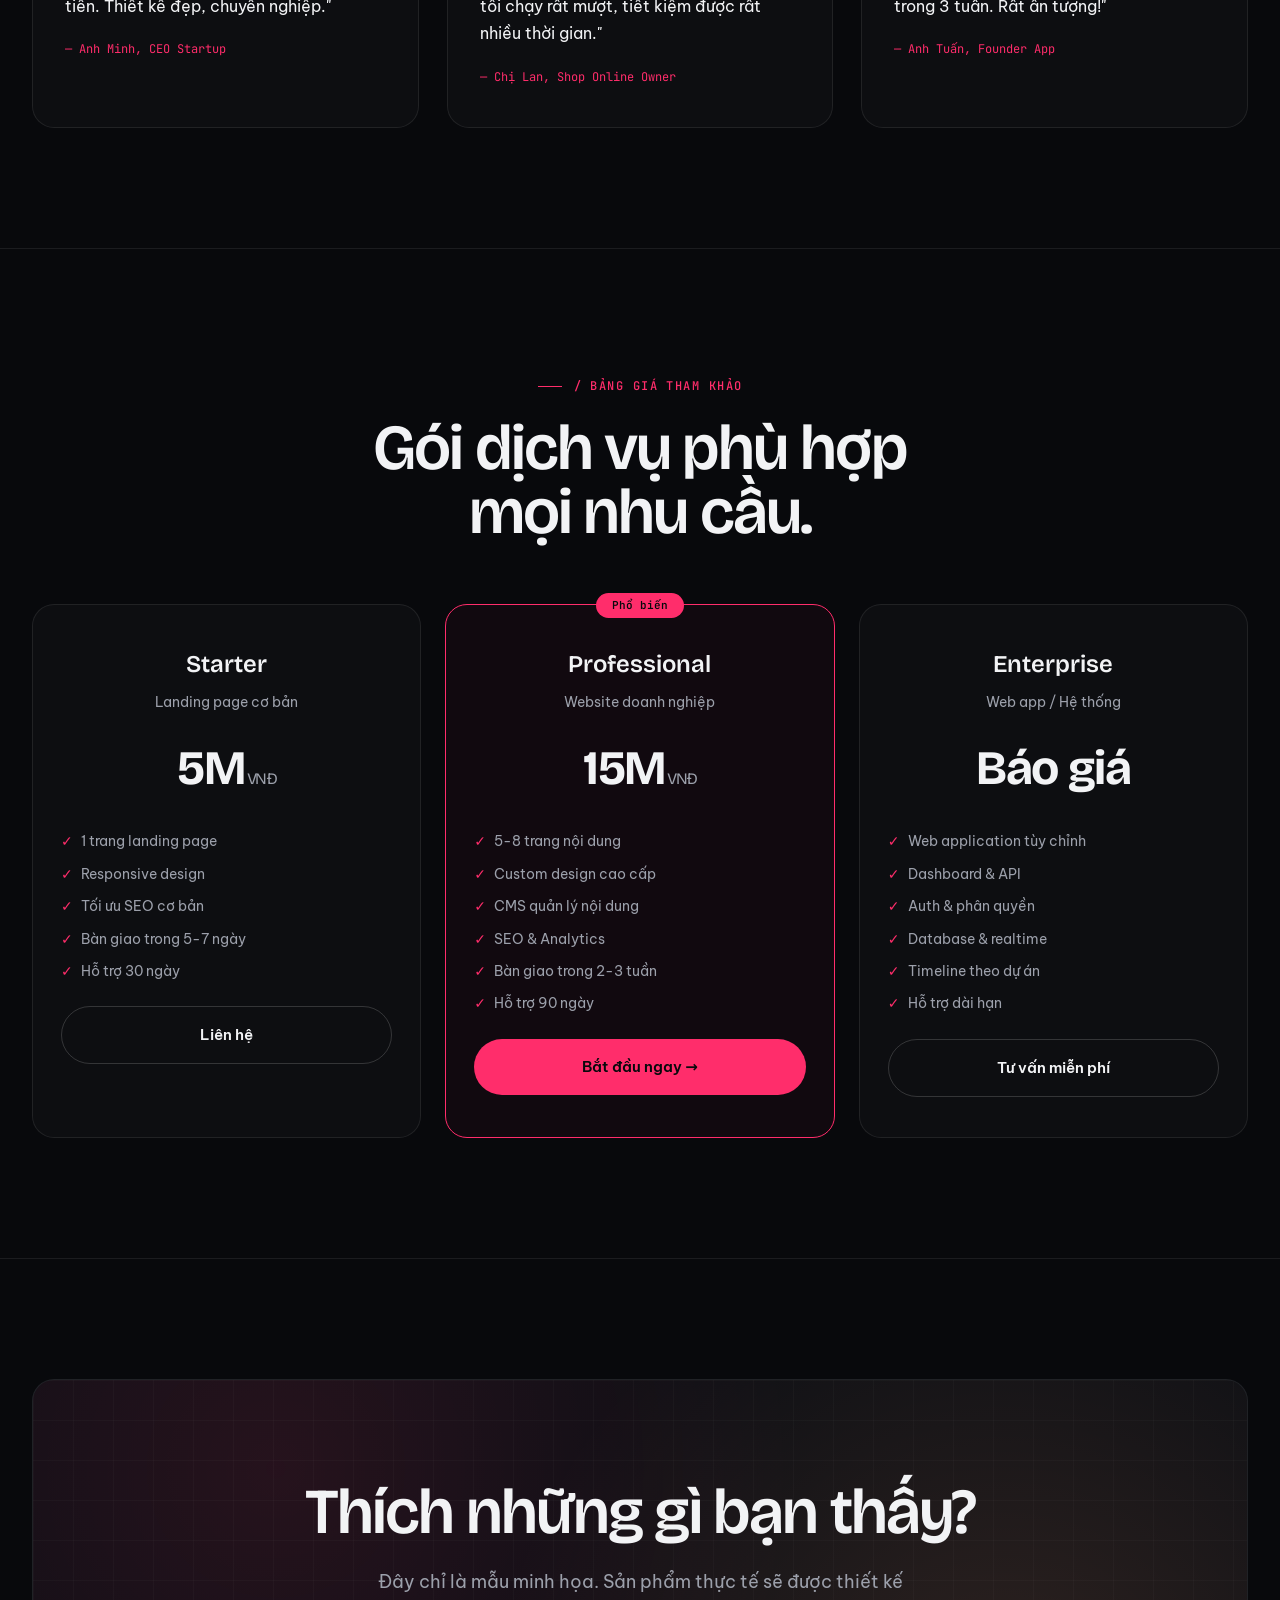
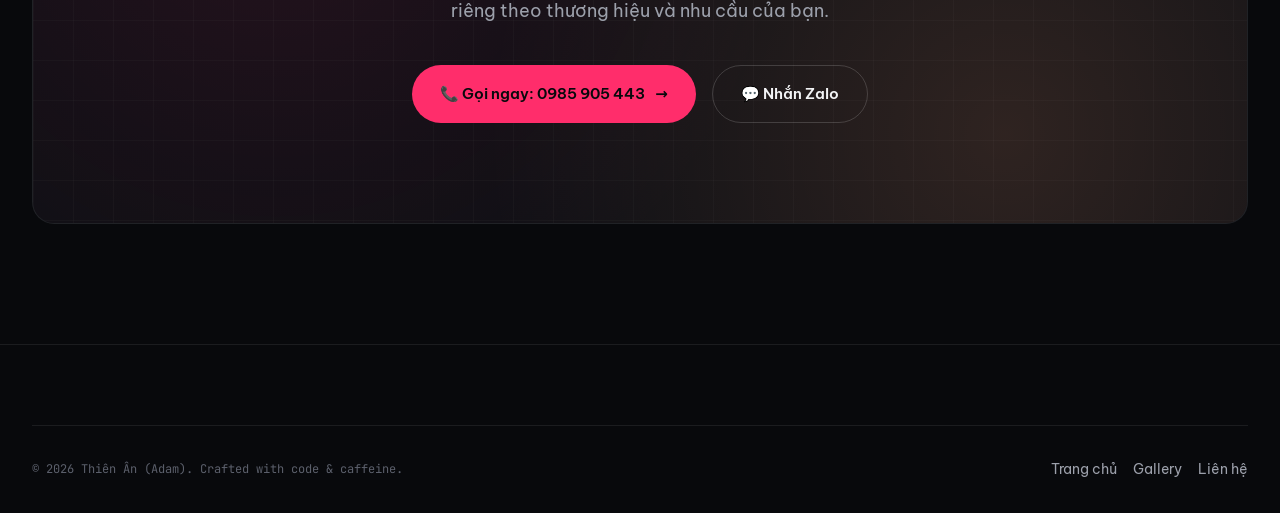
<file: product-demo.html>
<!DOCTYPE html>
<html lang="vi">
<head>
<meta charset="UTF-8" />
<meta name="viewport" content="width=device-width, initial-scale=1.0" />
<title>Trang Sản Phẩm Mẫu — Thiên Ân (Adam)</title>
<meta name="description" content="Trang landing page mẫu dịch vụ doanh nghiệp — minh họa chất lượng thiết kế và lập trình bởi Thiên Ân (Adam)." />
<link rel="preconnect" href="https://fonts.googleapis.com" />
<link rel="preconnect" href="https://fonts.gstatic.com" crossorigin />
<link href="https://fonts.googleapis.com/css2?family=Be+Vietnam+Pro:wght@300;400;500;600;700&family=Bricolage+Grotesque:opsz,wght@12..96,300;12..96,400;12..96,500;12..96,600;12..96,700;12..96,800&family=JetBrains+Mono:wght@400;500;600&display=swap" rel="stylesheet" />
<link rel="stylesheet" href="style.css" />
</head>
<body>

<!-- NAV -->
<nav class="nav" id="nav">
  <div class="wrap nav-inner">
    <a href="index.html" class="logo">
      <div class="logo-mark">A</div>
      <span class="logo-text">Thiên Ân</span>
    </a>
    <ul class="nav-links">
      <li><a href="index.html">Trang chủ</a></li>
      <li><a href="index.html#services">Dịch vụ</a></li>
      <li><a href="index.html#products">Sản phẩm</a></li>
      <li><a href="product-demo.html" style="color:var(--accent)">Trang mẫu</a></li>
      <li><a href="showcase.html">Gallery</a></li>
      <li><a href="index.html#contact" class="nav-cta">Liên hệ</a></li>
    </ul>
    <button class="menu-toggle" aria-label="Menu">
      <svg width="20" height="20" viewBox="0 0 24 24" fill="none" stroke="currentColor" stroke-width="2"><line x1="3" y1="6" x2="21" y2="6"/><line x1="3" y1="12" x2="21" y2="12"/><line x1="3" y1="18" x2="21" y2="18"/></svg>
    </button>
  </div>
</nav>

<!-- MOBILE NAV -->
<div class="mobile-nav-overlay" id="mobileNav">
  <ul class="mobile-nav-list">
    <li><a href="index.html">Trang chủ</a></li>
    <li><a href="index.html#services">Dịch vụ</a></li>
    <li><a href="index.html#products">Sản phẩm</a></li>
    <li><a href="product-demo.html">Trang mẫu</a></li>
    <li><a href="showcase.html">Gallery</a></li>
    <li><a href="index.html#contact" class="mobile-cta">Liên hệ</a></li>
  </ul>
</div>

<!-- PAGE HERO -->
<section class="page-hero">
  <div class="wrap">
    <div class="section-tag">/ Sản phẩm mẫu</div>
    <h1 class="section-title">Landing Page<br/><span class="gradient-text">Dịch Vụ Doanh Nghiệp</span></h1>
    <p class="section-desc">
      Đây là trang mẫu minh họa chất lượng thiết kế và lập trình. Khách hàng có thể hình dung sản phẩm hoàn thiện khi hợp tác cùng Adam.
    </p>
  </div>
</section>

<!-- FEATURES -->
<section style="padding-top:0;" id="features">
  <div class="wrap">
    <div class="section-head">
      <div>
        <div class="section-tag">/ Tính năng nổi bật</div>
        <h2 class="section-title">Giải pháp số toàn diện cho doanh nghiệp.</h2>
      </div>
    </div>
    <div class="feature-grid">
      <div class="feature-card">
        <div class="feature-icon">
          <svg viewBox="0 0 24 24"><rect x="2" y="3" width="20" height="14" rx="2"/><line x1="8" y1="21" x2="16" y2="21"/><line x1="12" y1="17" x2="12" y2="21"/></svg>
        </div>
        <h3>Thiết kế chuyên nghiệp</h3>
        <p>Giao diện hiện đại, responsive hoàn hảo trên mọi thiết bị. Mỗi pixel đều được chau chuốt kỹ lưỡng.</p>
      </div>
      <div class="feature-card">
        <div class="feature-icon">
          <svg viewBox="0 0 24 24"><polygon points="13 2 3 14 12 14 11 22 21 10 12 10 13 2"/></svg>
        </div>
        <h3>Tốc độ cực nhanh</h3>
        <p>Tối ưu hiệu suất, điểm PageSpeed 90+. Tải trang trong vòng 1-2 giây trên mọi kết nối.</p>
      </div>
      <div class="feature-card">
        <div class="feature-icon">
          <svg viewBox="0 0 24 24"><circle cx="12" cy="12" r="10"/><path d="M2 12h20M12 2a15.3 15.3 0 0 1 4 10 15.3 15.3 0 0 1-4 10 15.3 15.3 0 0 1-4-10 15.3 15.3 0 0 1 4-10z"/></svg>
        </div>
        <h3>SEO &amp; Marketing</h3>
        <p>Tối ưu hoá cho công cụ tìm kiếm từ đầu. Cấu trúc schema, meta tag, sitemap — sẵn sàng lên top Google.</p>
      </div>
    </div>
  </div>
</section>

<!-- SOCIAL PROOF -->
<section style="border-top:1px solid var(--border);">
  <div class="wrap" style="text-align:center;">
    <div class="section-tag" style="justify-content:center;">/ Khách hàng nói gì</div>
    <h2 class="section-title" style="max-width:700px;margin:0 auto 60px;">Đánh giá từ những người đã hợp tác.</h2>
    <div class="feature-grid">
      <div class="feature-card" style="text-align:left;">
        <p style="font-size:16px;line-height:1.7;color:var(--text);margin-bottom:20px;">"Trang web mới giúp chúng tôi tăng 3x lượng khách hàng liên hệ trong tháng đầu tiên. Thiết kế đẹp, chuyên nghiệp."</p>
        <div style="font-family:var(--mono);font-size:12px;color:var(--accent);">— Anh Minh, CEO Startup</div>
      </div>
      <div class="feature-card" style="text-align:left;">
        <p style="font-size:16px;line-height:1.7;color:var(--text);margin-bottom:20px;">"Adam làm việc rất nhanh và luôn bàn giao đúng deadline. Webapp quản lý của tôi chạy rất mượt, tiết kiệm được rất nhiều thời gian."</p>
        <div style="font-family:var(--mono);font-size:12px;color:var(--accent);">— Chị Lan, Shop Online Owner</div>
      </div>
      <div class="feature-card" style="text-align:left;">
        <p style="font-size:16px;line-height:1.7;color:var(--text);margin-bottom:20px;">"Tôi chỉ có ý tưởng mơ hồ, nhưng Adam giúp biến nó thành sản phẩm thật chỉ trong 3 tuần. Rất ấn tượng!"</p>
        <div style="font-family:var(--mono);font-size:12px;color:var(--accent);">— Anh Tuấn, Founder App</div>
      </div>
    </div>
  </div>
</section>

<!-- PRICING -->
<section style="border-top:1px solid var(--border);" id="pricing">
  <div class="wrap" style="text-align:center;">
    <div class="section-tag" style="justify-content:center;">/ Bảng giá tham khảo</div>
    <h2 class="section-title" style="max-width:600px;margin:0 auto 60px;">Gói dịch vụ phù hợp mọi nhu cầu.</h2>
    <div class="pricing-grid">
      <div class="pricing-card">
        <h3>Starter</h3>
        <p style="color:var(--text-dim);font-size:14px;">Landing page cơ bản</p>
        <div class="price">5M<span> VNĐ</span></div>
        <ul>
          <li>1 trang landing page</li>
          <li>Responsive design</li>
          <li>Tối ưu SEO cơ bản</li>
          <li>Bàn giao trong 5-7 ngày</li>
          <li>Hỗ trợ 30 ngày</li>
        </ul>
        <a href="index.html#contact" class="btn btn-ghost" style="width:100%;justify-content:center;">Liên hệ</a>
      </div>
      <div class="pricing-card featured">
        <h3>Professional</h3>
        <p style="color:var(--text-dim);font-size:14px;">Website doanh nghiệp</p>
        <div class="price">15M<span> VNĐ</span></div>
        <ul>
          <li>5-8 trang nội dung</li>
          <li>Custom design cao cấp</li>
          <li>CMS quản lý nội dung</li>
          <li>SEO & Analytics</li>
          <li>Bàn giao trong 2-3 tuần</li>
          <li>Hỗ trợ 90 ngày</li>
        </ul>
        <a href="index.html#contact" class="btn btn-primary" style="width:100%;justify-content:center;">Bắt đầu ngay →</a>
      </div>
      <div class="pricing-card">
        <h3>Enterprise</h3>
        <p style="color:var(--text-dim);font-size:14px;">Web app / Hệ thống</p>
        <div class="price">Báo giá</div>
        <ul>
          <li>Web application tùy chỉnh</li>
          <li>Dashboard & API</li>
          <li>Auth & phân quyền</li>
          <li>Database & realtime</li>
          <li>Timeline theo dự án</li>
          <li>Hỗ trợ dài hạn</li>
        </ul>
        <a href="index.html#contact" class="btn btn-ghost" style="width:100%;justify-content:center;">Tư vấn miễn phí</a>
      </div>
    </div>
  </div>
</section>

<!-- CTA -->
<section class="cta" style="border-top:1px solid var(--border);">
  <div class="wrap">
    <div class="cta-card">
      <div class="cta-grid"></div>
      <div class="cta-inner">
        <h2>Thích những gì bạn thấy?</h2>
        <p>Đây chỉ là mẫu minh họa. Sản phẩm thực tế sẽ được thiết kế riêng theo thương hiệu và nhu cầu của bạn.</p>
        <div class="cta-actions">
          <a href="tel:0985905443" class="btn btn-primary">📞 Gọi ngay: 0985 905 443 <span class="arrow">→</span></a>
          <a href="https://zalo.me/0985905443" class="btn btn-ghost" target="_blank" rel="noopener">💬 Nhắn Zalo</a>
        </div>
      </div>
    </div>
  </div>
</section>

<!-- FOOTER -->
<footer class="footer">
  <div class="wrap">
    <div class="footer-bottom">
      <p>© 2026 Thiên Ân (Adam). Crafted with code &amp; caffeine.</p>
      <div style="display:flex;gap:16px;font-size:14px;">
        <a href="index.html" style="color:var(--text-dim);text-decoration:none;">Trang chủ</a>
        <a href="showcase.html" style="color:var(--text-dim);text-decoration:none;">Gallery</a>
        <a href="index.html#contact" style="color:var(--text-dim);text-decoration:none;">Liên hệ</a>
      </div>
    </div>
  </div>
</footer>

<script src="script.js"></script>
</body>
</html>
</file>
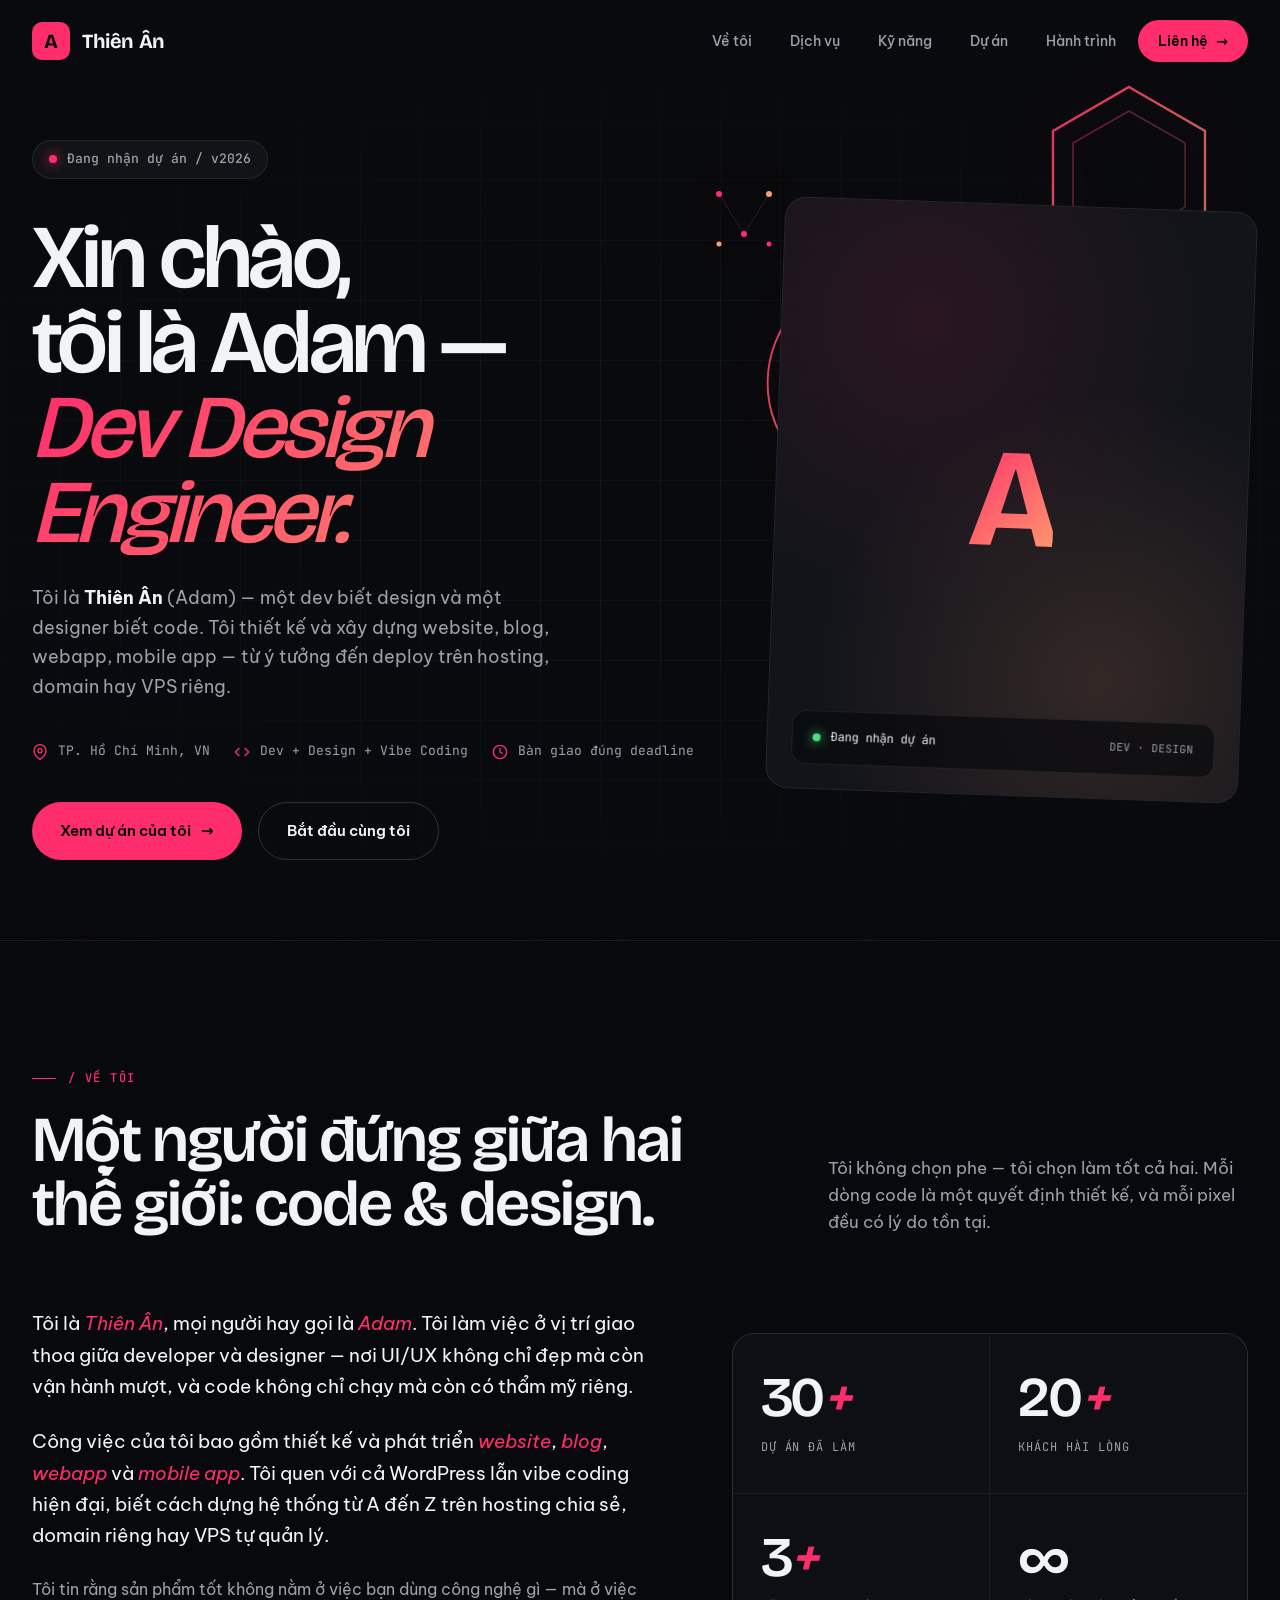
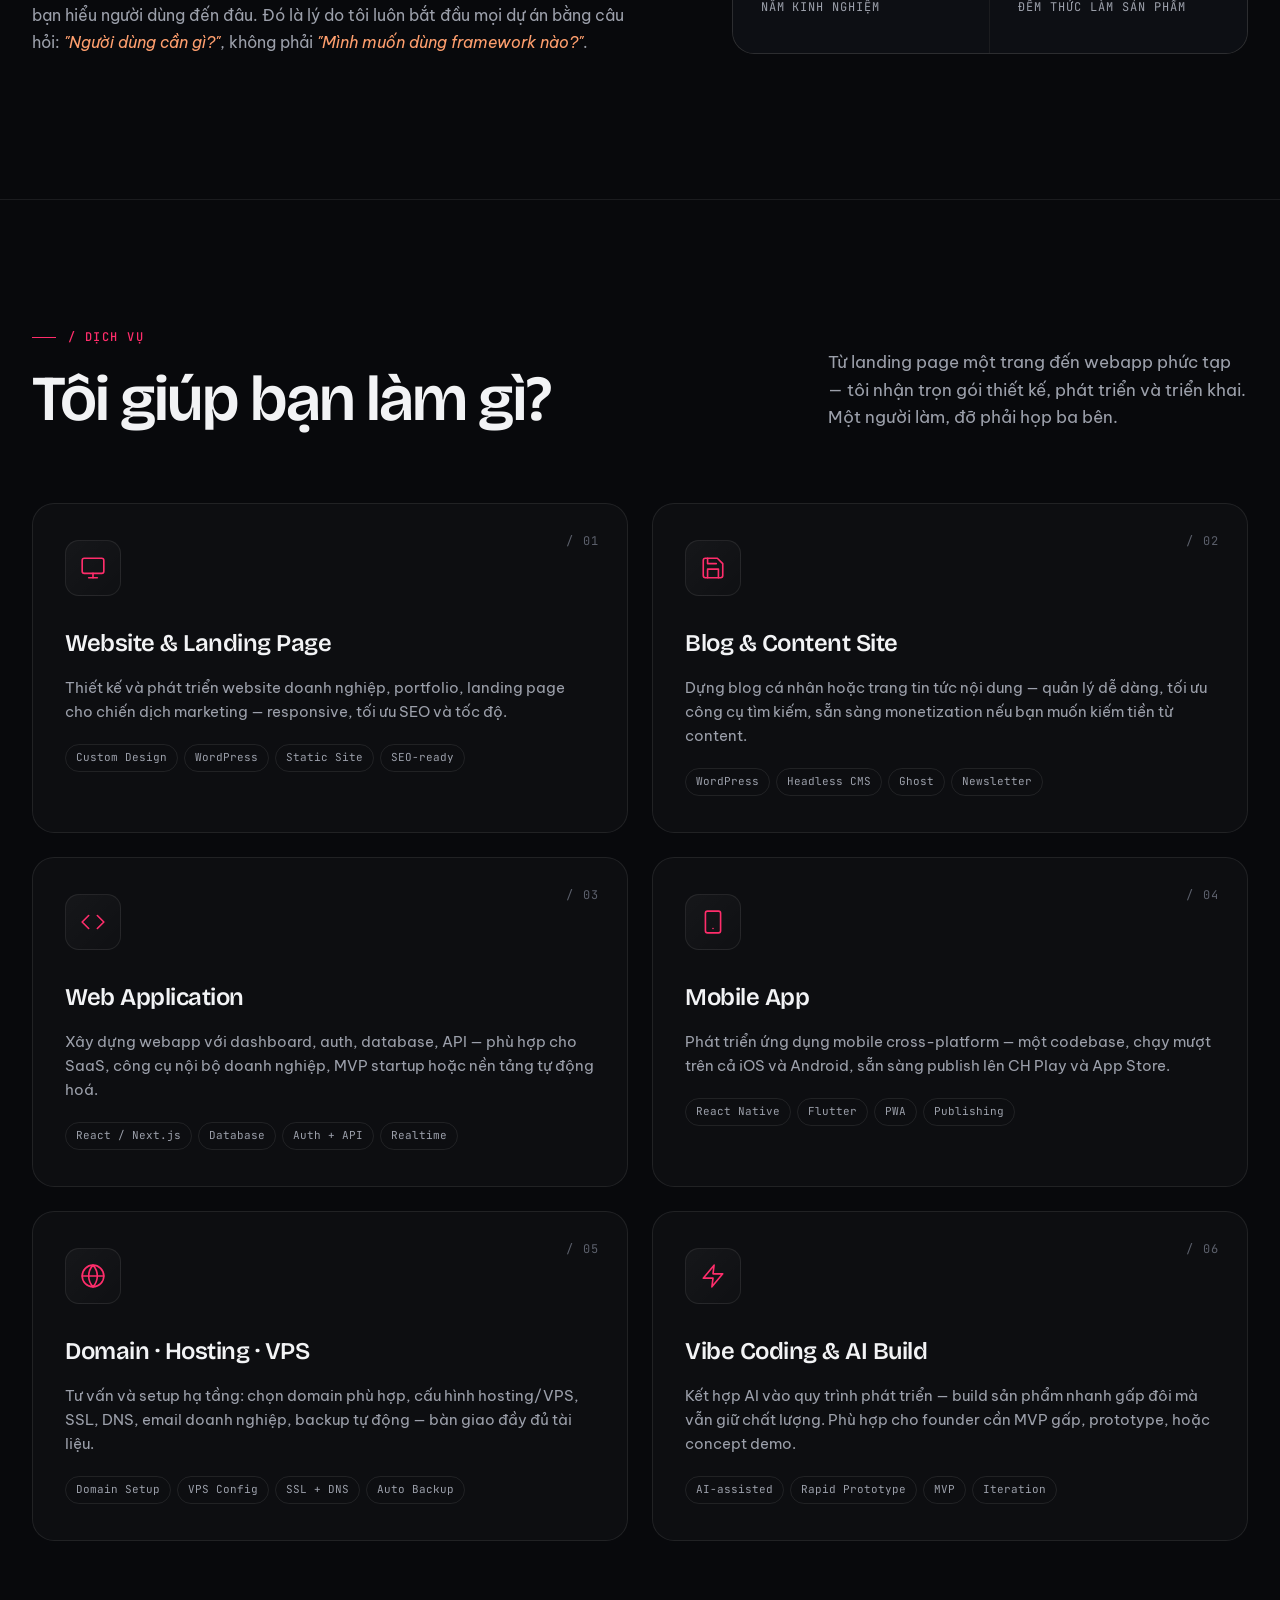
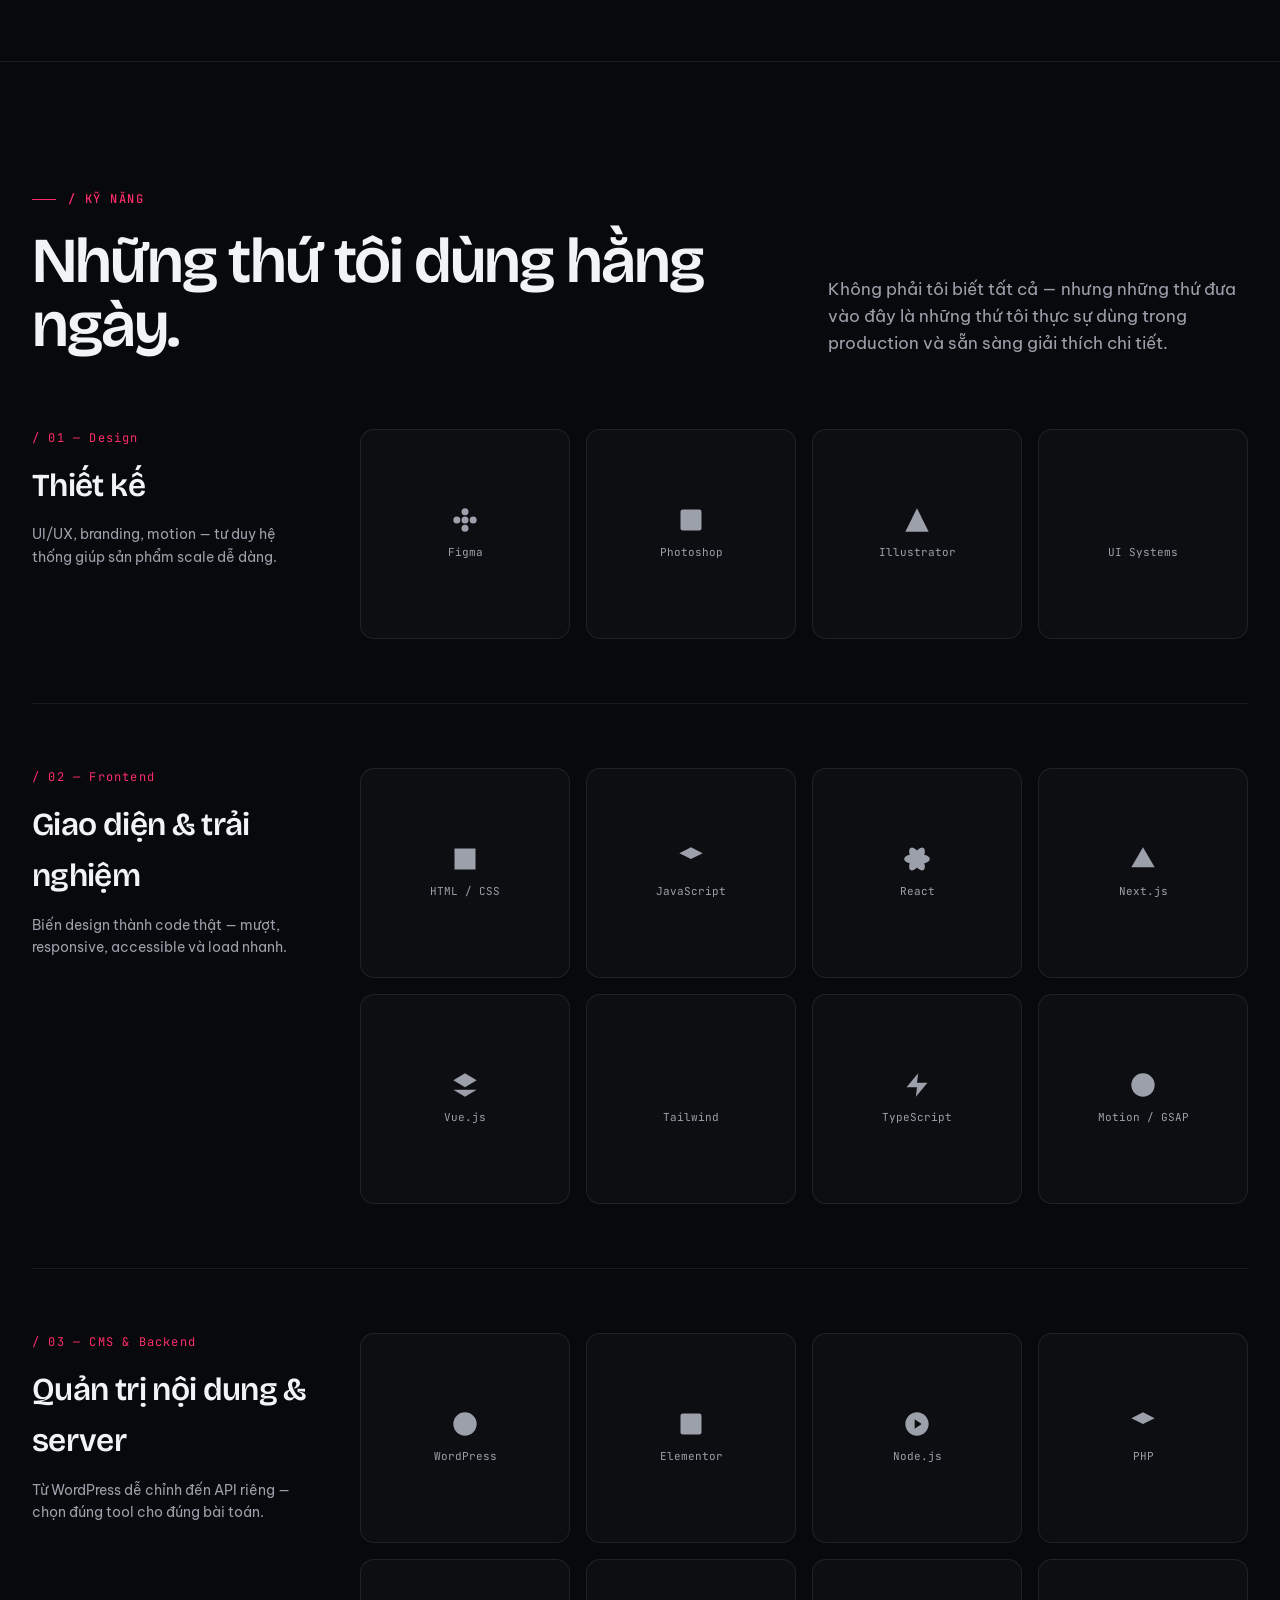
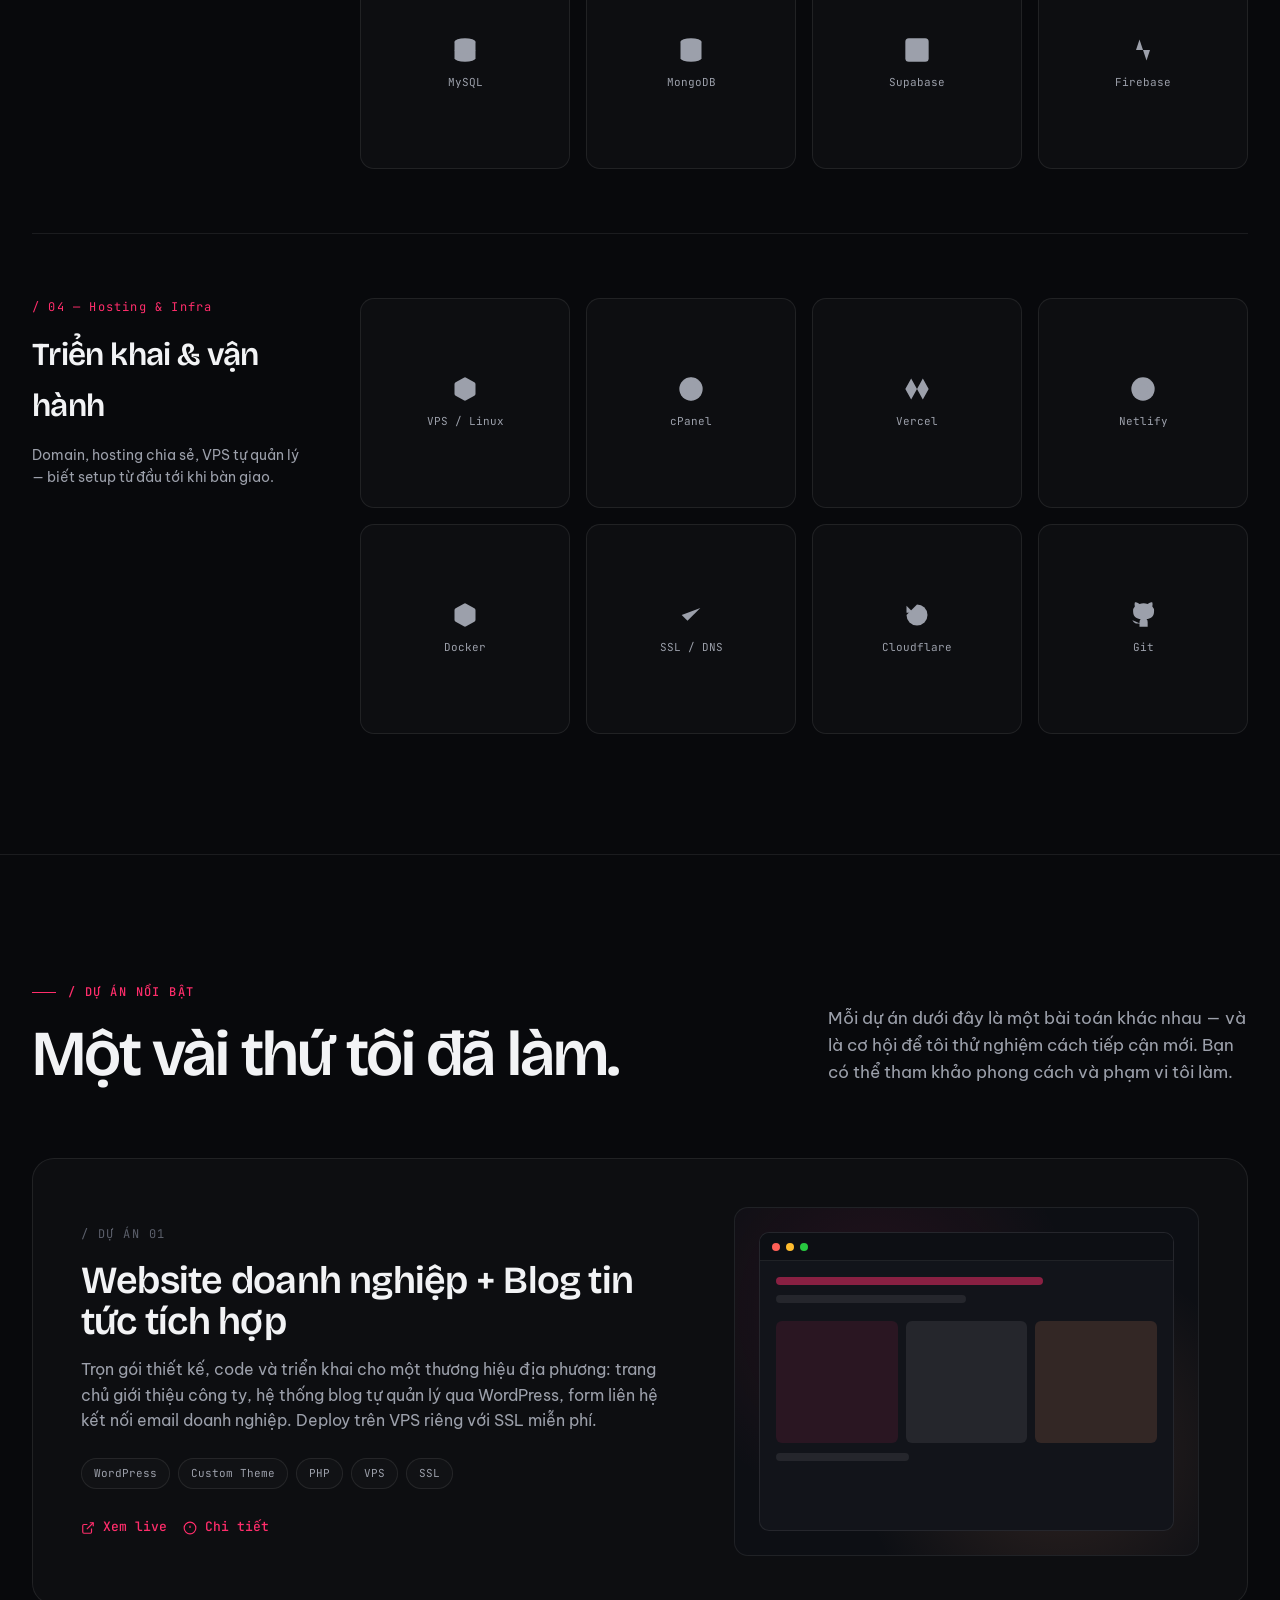
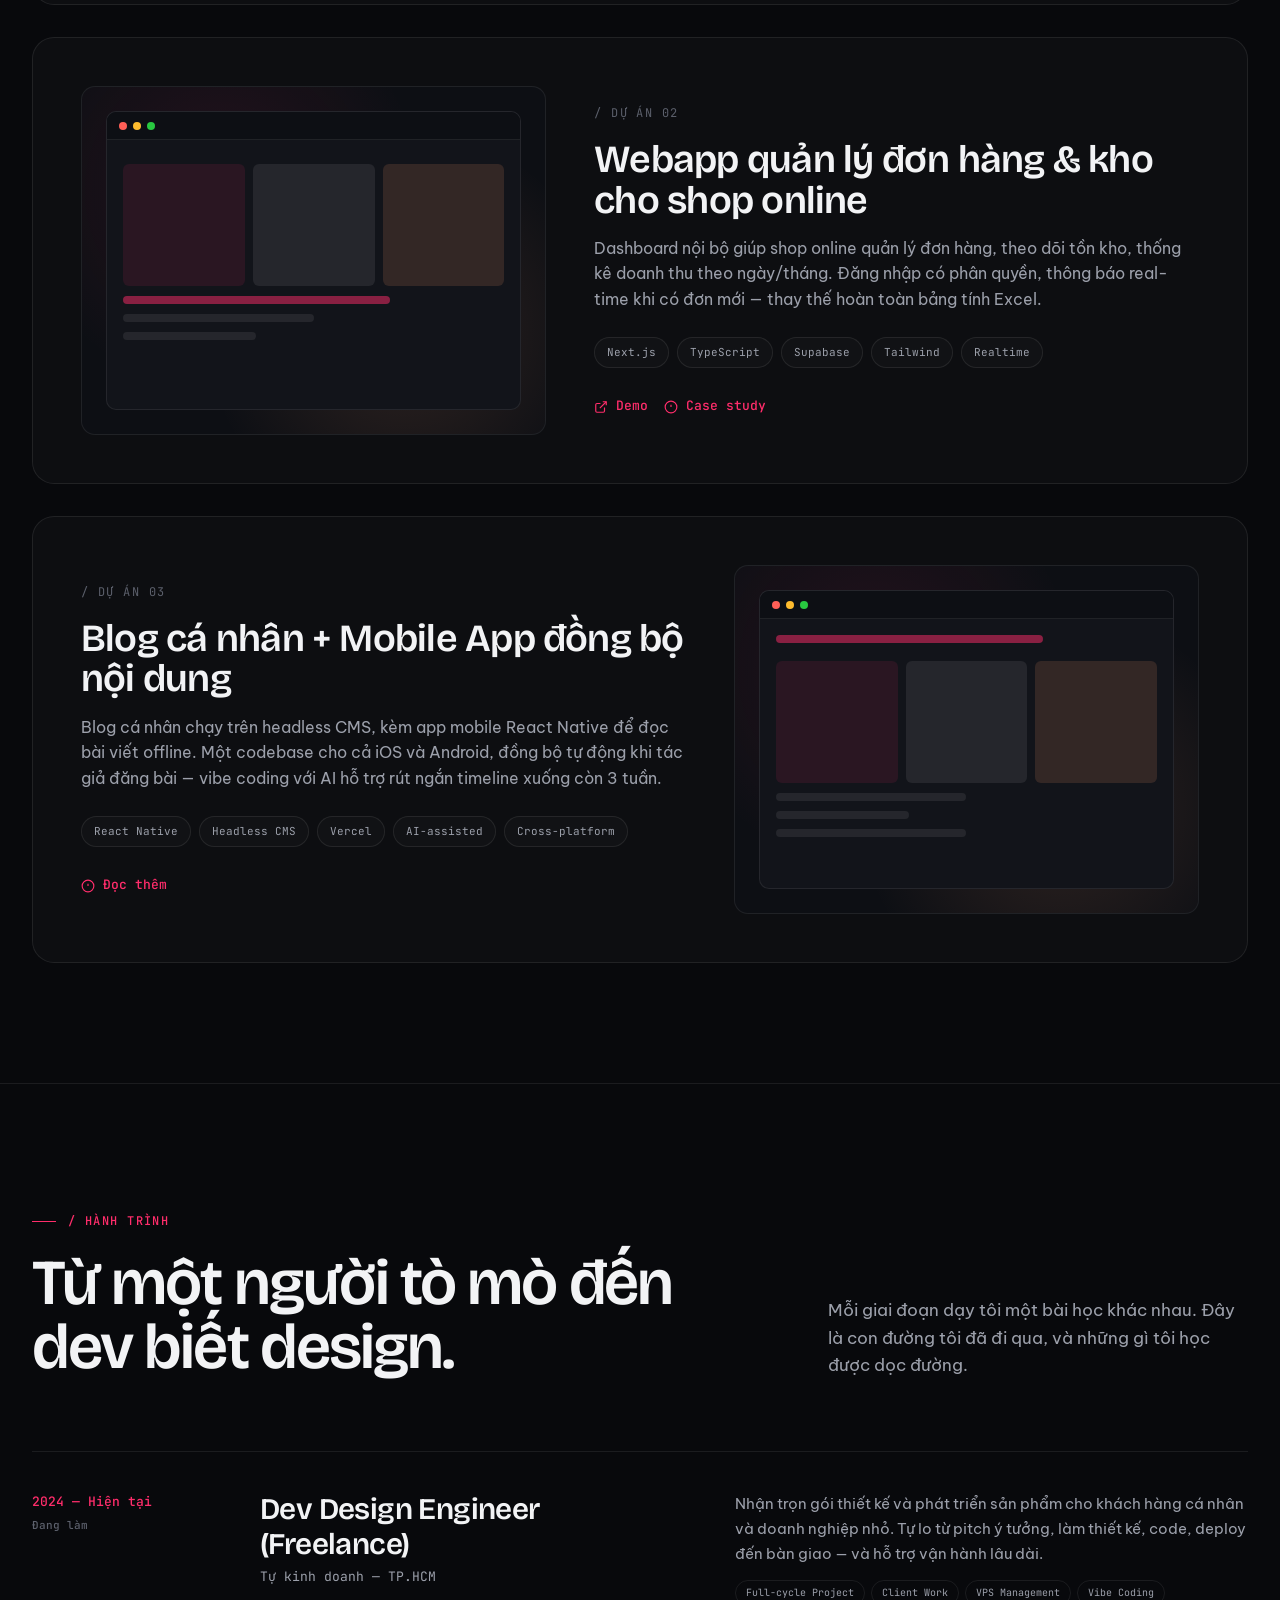
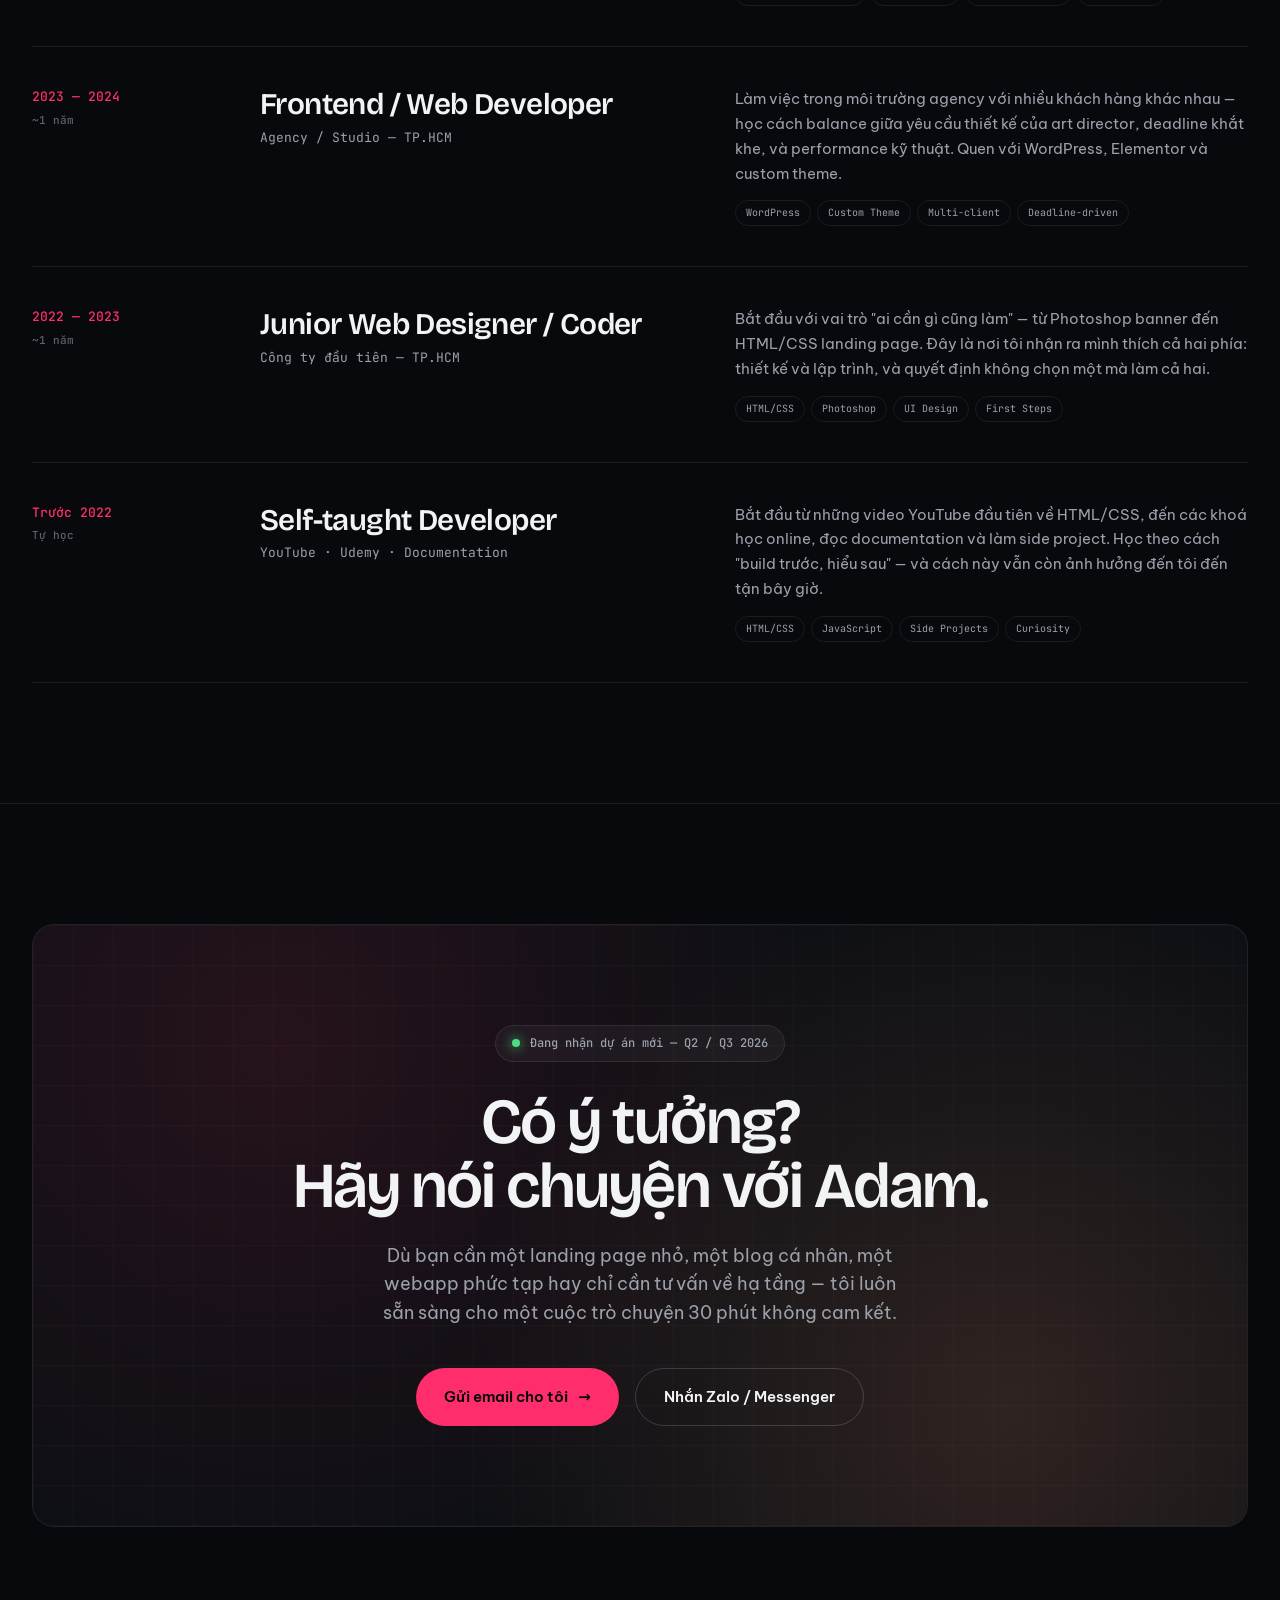
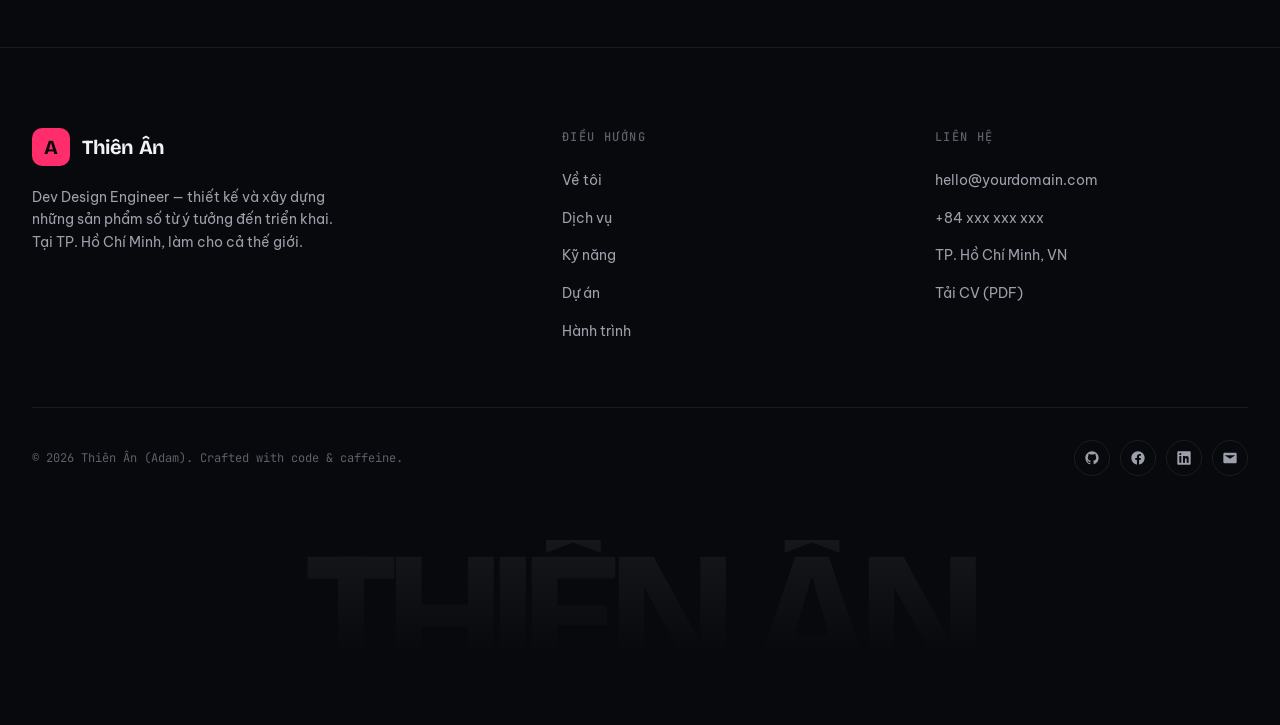
<file: profile-adam.html>
<!DOCTYPE html>
<html lang="vi">
<head>
<meta charset="UTF-8" />
<meta name="viewport" content="width=device-width, initial-scale=1.0" />
<title>Thiên Ân (Adam) — Dev Design Engineer</title>
<meta name="description" content="Thiên Ân (Adam) — Dev Design Engineer tại TP. Hồ Chí Minh. Thiết kế và xây dựng website, blog, webapp, mobile app — từ ý tưởng đến deploy." />
<link rel="preconnect" href="https://fonts.googleapis.com" />
<link rel="preconnect" href="https://fonts.gstatic.com" crossorigin />
<link href="https://fonts.googleapis.com/css2?family=Be+Vietnam+Pro:wght@300;400;500;600;700&family=Bricolage+Grotesque:opsz,wght@12..96,300;12..96,400;12..96,500;12..96,600;12..96,700;12..96,800&family=JetBrains+Mono:wght@400;500;600&display=swap" rel="stylesheet" />

<style>
:root {
  --bg: #08090C;
  --bg-elev: #0D0F14;
  --bg-card: rgba(255, 255, 255, 0.025);
  --surface: #12141A;
  --border: rgba(255, 255, 255, 0.08);
  --border-strong: rgba(255, 255, 255, 0.16);
  --text: #F2F3F5;
  --text-dim: #9CA0AB;
  --text-mute: #5C606C;
  --accent: #FF2D6B;
  --accent-glow: rgba(255, 45, 107, 0.4);
  --accent-soft: rgba(255, 45, 107, 0.1);
  --cyan: #FF9F6E;
  --cyan-soft: rgba(255, 159, 110, 0.14);
  --magenta-soft: rgba(255, 45, 107, 0.12);
  --display: 'Bricolage Grotesque', system-ui, sans-serif;
  --body: 'Be Vietnam Pro', system-ui, sans-serif;
  --mono: 'JetBrains Mono', monospace;
  --radius: 14px;
  --radius-lg: 22px;
  --ease-out: cubic-bezier(0.16, 1, 0.3, 1);
  --ease-spring: cubic-bezier(0.34, 1.56, 0.64, 1);
}

* { margin: 0; padding: 0; box-sizing: border-box; }
html { scroll-behavior: smooth; }

body {
  background: var(--bg);
  color: var(--text);
  font-family: var(--body);
  line-height: 1.6;
  overflow-x: hidden;
  -webkit-font-smoothing: antialiased;
}

::selection { background: var(--accent); color: var(--bg); }
::-webkit-scrollbar { width: 8px; }
::-webkit-scrollbar-track { background: var(--bg); }
::-webkit-scrollbar-thumb { background: rgba(255,255,255,0.1); border-radius: 4px; }
::-webkit-scrollbar-thumb:hover { background: rgba(255,255,255,0.2); }

body::before {
  content: '';
  position: fixed;
  inset: 0;
  background-image: url("data:image/svg+xml;utf8,<svg viewBox='0 0 200 200' xmlns='http://www.w3.org/2000/svg'><filter id='n'><feTurbulence type='fractalNoise' baseFrequency='0.9' numOctaves='2' stitchTiles='stitch'/><feColorMatrix values='0 0 0 0 1 0 0 0 0 1 0 0 0 0 1 0 0 0 0.04 0'/></filter><rect width='100%' height='100%' filter='url(%23n)'/></svg>");
  opacity: 0.6;
  pointer-events: none;
  z-index: 1;
  mix-blend-mode: overlay;
}

.wrap { max-width: 1320px; margin: 0 auto; padding: 0 32px; position: relative; z-index: 3; }

/* NAV */
.nav { position: fixed; top: 0; left: 0; right: 0; z-index: 100; padding: 20px 0; transition: all 0.4s var(--ease-out); }
.nav.scrolled {
  background: rgba(8, 9, 12, 0.7);
  backdrop-filter: blur(20px) saturate(180%);
  -webkit-backdrop-filter: blur(20px) saturate(180%);
  border-bottom: 1px solid var(--border);
  padding: 14px 0;
}
.nav-inner { display: flex; align-items: center; justify-content: space-between; }
.logo { display: flex; align-items: center; gap: 12px; text-decoration: none; color: var(--text); }
.logo-mark {
  width: 38px; height: 38px;
  display: flex; align-items: center; justify-content: center;
  background: var(--accent);
  border-radius: 10px;
  color: var(--bg);
  font-family: var(--display);
  font-weight: 700;
  font-size: 20px;
  transition: transform 0.6s var(--ease-spring);
}
.logo:hover .logo-mark { transform: rotate(-12deg) scale(1.05); }
.logo-text { font-family: var(--display); font-weight: 700; font-size: 20px; letter-spacing: -0.02em; }
.nav-links { display: flex; align-items: center; gap: 6px; list-style: none; }
.nav-links a {
  color: var(--text-dim); text-decoration: none; font-size: 14px; font-weight: 500;
  padding: 10px 16px; border-radius: 100px; transition: all 0.3s ease;
}
.nav-links a:hover { color: var(--text); background: rgba(255,255,255,0.04); }
.nav-cta {
  background: var(--accent); color: var(--bg) !important;
  padding: 10px 20px !important; font-weight: 600 !important;
  display: flex; align-items: center; gap: 8px;
  transition: all 0.3s var(--ease-out) !important;
}
.nav-cta:hover { transform: translateY(-1px); box-shadow: 0 8px 24px var(--accent-glow); }
.nav-cta::after { content: '→'; transition: transform 0.3s ease; }
.nav-cta:hover::after { transform: translateX(3px); }
.menu-toggle { display: none; background: none; border: 1px solid var(--border); color: var(--text); padding: 10px; border-radius: 8px; cursor: pointer; position: relative; z-index: 110; }

/* Focus visible for accessibility */
a:focus-visible, button:focus-visible { outline: 2px solid var(--accent); outline-offset: 3px; border-radius: 4px; }

/* Mobile nav overlay */
.mobile-nav-overlay {
  position: fixed; inset: 0; background: rgba(8,9,12,0.95);
  backdrop-filter: blur(24px); -webkit-backdrop-filter: blur(24px);
  z-index: 99; display: flex; align-items: center; justify-content: center;
  opacity: 0; pointer-events: none; transition: opacity 0.4s var(--ease-out);
}
.mobile-nav-overlay.open { opacity: 1; pointer-events: auto; }
.mobile-nav-list {
  list-style: none; display: flex; flex-direction: column; align-items: center; gap: 8px;
}
.mobile-nav-list a {
  color: var(--text); text-decoration: none; font-family: var(--display);
  font-size: clamp(28px, 6vw, 44px); font-weight: 600; letter-spacing: -0.02em;
  padding: 10px 20px; border-radius: 12px; transition: all 0.3s ease;
  opacity: 0; transform: translateY(20px);
}
.mobile-nav-overlay.open .mobile-nav-list a {
  opacity: 1; transform: translateY(0);
}
.mobile-nav-list li:nth-child(1) a { transition-delay: 0.05s; }
.mobile-nav-list li:nth-child(2) a { transition-delay: 0.1s; }
.mobile-nav-list li:nth-child(3) a { transition-delay: 0.15s; }
.mobile-nav-list li:nth-child(4) a { transition-delay: 0.2s; }
.mobile-nav-list li:nth-child(5) a { transition-delay: 0.25s; }
.mobile-nav-list li:nth-child(6) a { transition-delay: 0.3s; }
.mobile-nav-list a:hover { color: var(--accent); background: rgba(255,255,255,0.04); }
.mobile-nav-list .mobile-cta {
  margin-top: 16px; font-size: clamp(18px, 4vw, 24px);
  background: var(--accent); color: var(--bg); padding: 14px 32px;
  border-radius: 100px; font-family: var(--body); font-weight: 600;
}

/* HERO */
.hero { min-height: 100vh; display: flex; align-items: center; position: relative; overflow: hidden; padding: 140px 0 80px; }
.hero-grid {
  position: absolute; inset: 0;
  background-image:
    linear-gradient(rgba(255,255,255,0.04) 1px, transparent 1px),
    linear-gradient(90deg, rgba(255,255,255,0.04) 1px, transparent 1px);
  background-size: 60px 60px;
  mask-image: radial-gradient(ellipse 80% 60% at 50% 50%, black 30%, transparent 80%);
  -webkit-mask-image: radial-gradient(ellipse 80% 60% at 50% 50%, black 30%, transparent 80%);
  z-index: 1;
}
.hero-inner { position: relative; z-index: 3; width: 100%; display: grid; grid-template-columns: 1.4fr 1fr; gap: 80px; align-items: center; }

.hero-badge {
  display: inline-flex; align-items: center; gap: 10px;
  padding: 8px 16px; background: rgba(255,255,255,0.04);
  border: 1px solid var(--border); border-radius: 100px;
  font-size: 13px; font-weight: 500; color: var(--text-dim);
  margin-bottom: 36px; font-family: var(--mono);
  opacity: 0; transform: translateY(20px);
  animation: rise 1s var(--ease-out) 0.2s forwards;
}
.hero-badge .dot { width: 8px; height: 8px; border-radius: 50%; background: var(--accent); box-shadow: 0 0 12px var(--accent); animation: pulse 2s ease-in-out infinite; }
@keyframes pulse { 0%, 100% { opacity: 1; transform: scale(1); } 50% { opacity: 0.6; transform: scale(1.2); } }

.hero-title { font-family: var(--display); font-weight: 600; font-size: clamp(48px, 7vw, 96px); line-height: 0.95; letter-spacing: -0.04em; margin-bottom: 28px; }
.hero-title .line { display: block; overflow: hidden; }
.hero-title .line span { display: inline-block; opacity: 0; transform: translateY(100%); animation: rise 1.1s var(--ease-out) forwards; }
.hero-title .line:nth-child(1) span { animation-delay: 0.3s; }
.hero-title .line:nth-child(2) span { animation-delay: 0.45s; }
.hero-title .line:nth-child(3) span { animation-delay: 0.6s; }

.gradient-text {
  background: linear-gradient(135deg, var(--accent) 0%, var(--cyan) 100%);
  -webkit-background-clip: text; background-clip: text; -webkit-text-fill-color: transparent;
  font-style: italic; font-weight: 500;
}
@keyframes rise { to { opacity: 1; transform: translateY(0); } }

.hero-sub { font-size: clamp(16px, 1.4vw, 19px); color: var(--text-dim); max-width: 540px; margin-bottom: 40px; line-height: 1.65; opacity: 0; transform: translateY(20px); animation: rise 1s var(--ease-out) 0.85s forwards; }
.hero-sub strong { color: var(--text); }

.hero-meta { display: flex; flex-wrap: wrap; gap: 24px; margin-bottom: 40px; opacity: 0; transform: translateY(20px); animation: rise 1s var(--ease-out) 0.95s forwards; }
.meta-item { display: flex; align-items: center; gap: 10px; font-family: var(--mono); font-size: 13px; color: var(--text-dim); }
.meta-item svg { width: 16px; height: 16px; stroke: var(--accent); fill: none; stroke-width: 2; }

.hero-actions { display: flex; gap: 16px; flex-wrap: wrap; opacity: 0; transform: translateY(20px); animation: rise 1s var(--ease-out) 1.05s forwards; }

.btn { display: inline-flex; align-items: center; gap: 10px; padding: 16px 28px; border-radius: 100px; text-decoration: none; font-weight: 600; font-size: 15px; border: none; cursor: pointer; transition: all 0.3s var(--ease-out); font-family: var(--body); }
.btn-primary { background: var(--accent); color: var(--bg); }
.btn-primary:hover { transform: translateY(-2px); box-shadow: 0 12px 36px var(--accent-glow); }
.btn-ghost { background: transparent; color: var(--text); border: 1px solid var(--border-strong); }
.btn-ghost:hover { background: rgba(255,255,255,0.05); border-color: var(--text-dim); }
.btn .arrow { transition: transform 0.3s ease; }
.btn:hover .arrow { transform: translateX(4px); }

.hero-avatar { position: relative; opacity: 0; animation: rise 1.2s var(--ease-out) 0.5s forwards; }
.avatar-card {
  position: relative; aspect-ratio: 4 / 5;
  border-radius: var(--radius-lg);
  background: var(--surface); border: 1px solid var(--border);
  overflow: hidden; transform: rotate(2deg);
  transition: transform 0.6s var(--ease-spring);
}
.avatar-card:hover { transform: rotate(0) scale(1.02); }
.avatar-card::before {
  content: ''; position: absolute; inset: 0;
  background:
    radial-gradient(circle at 30% 20%, var(--accent-soft), transparent 50%),
    radial-gradient(circle at 70% 80%, var(--cyan-soft), transparent 50%);
  z-index: 1;
}
.avatar-placeholder { position: absolute; inset: 0; display: flex; align-items: center; justify-content: center; z-index: 2; }
.avatar-placeholder .initials {
  font-family: var(--display); font-weight: 700; font-size: 140px;
  letter-spacing: -0.04em;
  background: linear-gradient(135deg, var(--accent) 0%, var(--cyan) 100%);
  -webkit-background-clip: text; background-clip: text; -webkit-text-fill-color: transparent;
  line-height: 1;
}
.avatar-tag {
  position: absolute; bottom: 24px; left: 24px; right: 24px;
  background: rgba(8, 9, 12, 0.7); backdrop-filter: blur(20px);
  border: 1px solid var(--border); border-radius: var(--radius);
  padding: 16px 20px; display: flex; align-items: center; justify-content: space-between;
  z-index: 3;
}
.avatar-tag .status { display: flex; align-items: center; gap: 10px; font-family: var(--mono); font-size: 12px; color: var(--text); }
.avatar-tag .status-dot { width: 8px; height: 8px; border-radius: 50%; background: #4ade80; box-shadow: 0 0 12px #4ade80; animation: pulse 2s ease-in-out infinite; }
.avatar-tag .role { font-family: var(--mono); font-size: 11px; color: var(--text-dim); }

/* ─── Antigravity 3D scene ─── */
.gravity-scene {
  position: absolute;
  inset: 0;
  perspective: 1400px;
  z-index: 2;
  pointer-events: none;
  overflow: hidden;
}
.scene-inner {
  position: relative;
  width: 100%;
  height: 100%;
  transform-style: preserve-3d;
  transition: transform 0.8s var(--ease-out);
  will-change: transform;
}
.float-shape {
  position: absolute;
  transform-style: preserve-3d;
  will-change: transform;
  opacity: 0;
  animation-fill-mode: forwards;
}
.float-shape svg {
  width: 100%; height: 100%;
  display: block;
  filter: drop-shadow(0 0 20px rgba(255, 45, 107, 0.25));
}
.shape-hex-lg { width: 200px; height: 200px; top: 8%; right: 4%; animation: drift-1 28s ease-in-out infinite, fade-in-shape 1.4s ease 0.4s forwards; }
.shape-ring { width: 240px; height: 240px; top: 28%; right: 22%; animation: drift-3 36s linear infinite, fade-in-shape 1.4s ease 0.6s forwards; }
.shape-bracket { width: 120px; height: 120px; top: 72%; right: 6%; animation: drift-4 20s ease-in-out infinite, fade-in-shape 1.4s ease 1s forwards; }
.shape-hex-sm { width: 80px; height: 80px; top: 62%; right: 28%; animation: drift-2 22s ease-in-out infinite, fade-in-shape 1.4s ease 0.8s forwards; }
.shape-nodes { width: 100px; height: 100px; top: 18%; right: 38%; animation: drift-1 24s ease-in-out infinite reverse, fade-in-shape 1.4s ease 1.2s forwards; }
.shape-cube { width: 60px; height: 60px; top: 50%; right: 12%; animation: drift-2 18s ease-in-out infinite, fade-in-shape 1.4s ease 1.4s forwards; }

@keyframes fade-in-shape { to { opacity: 1; } }
@keyframes drift-1 {
  0%, 100% { transform: translate3d(0, 0, 0) rotateX(0) rotateY(0) rotateZ(0); }
  25% { transform: translate3d(30px, -50px, 80px) rotateX(20deg) rotateY(45deg) rotateZ(8deg); }
  50% { transform: translate3d(-20px, -80px, -40px) rotateX(-15deg) rotateY(120deg) rotateZ(-12deg); }
  75% { transform: translate3d(40px, -30px, 30px) rotateX(25deg) rotateY(220deg) rotateZ(15deg); }
}
@keyframes drift-2 {
  0%, 100% { transform: translate3d(0, 0, 0) rotateX(0) rotateY(0); }
  33% { transform: translate3d(-50px, 30px, -60px) rotateX(40deg) rotateY(-40deg); }
  66% { transform: translate3d(40px, -50px, 50px) rotateX(-30deg) rotateY(60deg); }
}
@keyframes drift-3 {
  0% { transform: translate3d(0, 0, 0) rotateY(0) rotateX(0); }
  100% { transform: translate3d(0, -20px, 0) rotateY(360deg) rotateX(45deg); }
}
@keyframes drift-4 {
  0%, 100% { transform: translate3d(0, 0, 0) rotateZ(0) rotateY(0); }
  50% { transform: translate3d(-30px, -60px, 40px) rotateZ(180deg) rotateY(90deg); }
}

/* Rising particles (zero-g) */
.particles { position: absolute; inset: 0; pointer-events: none; z-index: 2; overflow: hidden; }
.particle {
  position: absolute;
  width: 3px; height: 3px;
  background: var(--accent);
  border-radius: 50%;
  box-shadow: 0 0 8px var(--accent);
  bottom: -10px;
  animation: particle-rise linear infinite;
  will-change: transform, opacity;
}
@keyframes particle-rise {
  0% { transform: translateY(0) translateX(0); opacity: 0; }
  10% { opacity: var(--p-opacity, 0.6); }
  90% { opacity: var(--p-opacity, 0.6); }
  100% { transform: translateY(-110vh) translateX(var(--p-drift, 40px)); opacity: 0; }
}

/* Animated light beam lines sweeping down */
.light-lines { position: absolute; inset: 0; pointer-events: none; z-index: 1; overflow: hidden; }
.beam {
  position: absolute; top: 0;
  width: 1px; height: 60%;
  background: linear-gradient(to bottom, transparent, var(--accent), transparent);
  opacity: 0;
  animation: beam-sweep 8s linear infinite;
}
.beam-1 { left: 14%; animation-delay: 0s; }
.beam-2 { left: 32%; animation-delay: -2s; }
.beam-3 { left: 58%; height: 50%; background: linear-gradient(to bottom, transparent, var(--cyan), transparent); animation-delay: -4s; }
.beam-4 { left: 78%; animation-delay: -6s; }
.beam-5 { left: 88%; height: 50%; animation-delay: -3s; }

@keyframes beam-sweep {
  0% { transform: translateY(-100%); opacity: 0; }
  10% { opacity: 0.45; }
  90% { opacity: 0.45; }
  100% { transform: translateY(180vh); opacity: 0; }
}

/* SECTION COMMON */
section { position: relative; padding: 120px 0; z-index: 3; }
.section-head { display: flex; justify-content: space-between; align-items: flex-end; margin-bottom: 72px; gap: 60px; flex-wrap: wrap; }
.section-tag { display: inline-flex; align-items: center; gap: 12px; font-family: var(--mono); font-size: 12px; font-weight: 500; color: var(--accent); text-transform: uppercase; letter-spacing: 0.12em; margin-bottom: 20px; }
.section-tag::before { content: ''; width: 24px; height: 1px; background: var(--accent); }
.section-title { font-family: var(--display); font-weight: 600; font-size: clamp(36px, 5vw, 64px); line-height: 1; letter-spacing: -0.03em; max-width: 700px; }
.section-desc { color: var(--text-dim); font-size: 17px; line-height: 1.6; max-width: 420px; }

/* ABOUT */
.about { border-top: 1px solid var(--border); }
.about-grid { display: grid; grid-template-columns: 1.2fr 1fr; gap: 80px; align-items: center; }
.about-text p { font-size: 19px; color: var(--text); line-height: 1.65; margin-bottom: 24px; }
.about-text p:last-child { color: var(--text-dim); font-size: 16px; }
.about-text .highlight { color: var(--accent); font-style: italic; }
.about-text em { font-style: italic; color: var(--cyan); }

.about-stats { display: grid; grid-template-columns: 1fr 1fr; gap: 1px; background: var(--border); border: 1px solid var(--border); border-radius: var(--radius-lg); overflow: hidden; }
.about-stat { background: var(--bg-elev); padding: 36px 28px; position: relative; overflow: hidden; }
.about-stat::before { content: ''; position: absolute; top: 0; left: 0; right: 0; height: 1px; background: linear-gradient(90deg, transparent, var(--accent), transparent); opacity: 0; transition: opacity 0.4s ease; }
.about-stat:hover::before { opacity: 1; }
.about-stat .num { font-family: var(--display); font-size: 56px; font-weight: 600; letter-spacing: -0.04em; line-height: 1; margin-bottom: 12px; }
.about-stat .num .plus { color: var(--accent); font-style: italic; }
.about-stat .label { font-family: var(--mono); font-size: 12px; color: var(--text-dim); text-transform: uppercase; letter-spacing: 0.08em; }

/* SERVICES */
.services { border-top: 1px solid var(--border); }
.services-grid { display: grid; grid-template-columns: repeat(2, 1fr); gap: 24px; }
.service-card {
  position: relative; padding: 36px 32px;
  background: var(--bg-card); border: 1px solid var(--border);
  border-radius: var(--radius-lg); overflow: hidden;
  transition: all 0.4s var(--ease-out);
  opacity: 0; transform: translateY(30px);
}
.service-card.in-view { opacity: 1; transform: translateY(0); }
.service-card:hover { border-color: var(--border-strong); transform: translateY(-4px); }
.service-card::before {
  content: ''; position: absolute; inset: 0;
  background: radial-gradient(600px circle at var(--mx, 50%) var(--my, 50%), var(--accent-soft), transparent 40%);
  opacity: 0; transition: opacity 0.4s ease; pointer-events: none;
}
.service-card:hover::before { opacity: 1; }
.service-icon {
  width: 56px; height: 56px; border-radius: 14px;
  background: linear-gradient(135deg, rgba(255,255,255,0.04), rgba(255,255,255,0.01));
  border: 1px solid var(--border);
  display: flex; align-items: center; justify-content: center;
  margin-bottom: 28px; transition: all 0.4s var(--ease-out);
}
.service-card:hover .service-icon { background: var(--accent-soft); border-color: var(--accent); transform: rotate(-6deg); }
.service-icon svg { width: 26px; height: 26px; stroke: var(--accent); fill: none; stroke-width: 1.5; stroke-linecap: round; stroke-linejoin: round; }
.service-num { position: absolute; top: 28px; right: 28px; font-family: var(--mono); font-size: 12px; color: var(--text-mute); letter-spacing: 0.1em; }
.service-card h3 { font-family: var(--display); font-size: 24px; font-weight: 600; letter-spacing: -0.02em; margin-bottom: 14px; }
.service-card p { color: var(--text-dim); font-size: 15px; line-height: 1.6; margin-bottom: 20px; }
.service-card ul { list-style: none; display: flex; flex-wrap: wrap; gap: 6px; }
.service-card li { font-family: var(--mono); font-size: 11px; padding: 4px 10px; border: 1px solid var(--border); border-radius: 100px; color: var(--text-dim); }

/* SKILLS */
.skills { border-top: 1px solid var(--border); }
.skill-cat { display: grid; grid-template-columns: 280px 1fr; gap: 48px; margin-bottom: 64px; padding-bottom: 64px; border-bottom: 1px solid var(--border); align-items: flex-start; }
.skill-cat:last-child { border-bottom: none; margin-bottom: 0; padding-bottom: 0; }
.skill-cat-head { position: sticky; top: 100px; }
.skill-cat-num { font-family: var(--mono); font-size: 12px; color: var(--accent); letter-spacing: 0.1em; margin-bottom: 12px; }
.skill-cat-title { font-family: var(--display); font-size: 32px; font-weight: 600; letter-spacing: -0.02em; margin-bottom: 12px; }
.skill-cat-desc { color: var(--text-dim); font-size: 14px; line-height: 1.6; }

.tech-grid { display: grid; grid-template-columns: repeat(4, 1fr); gap: 16px; }
.tech-item { aspect-ratio: 1; border: 1px solid var(--border); border-radius: var(--radius); display: flex; flex-direction: column; align-items: center; justify-content: center; gap: 10px; background: var(--bg-card); transition: all 0.4s var(--ease-out); cursor: pointer; opacity: 0; transform: translateY(20px) scale(0.95); padding: 12px; }
.tech-item.in-view { opacity: 1; transform: translateY(0) scale(1); }
.tech-item:hover { border-color: var(--accent); background: var(--accent-soft); transform: translateY(-4px); }
.tech-item svg { width: 28px; height: 28px; fill: var(--text-dim); transition: fill 0.3s ease; }
.tech-item:hover svg { fill: var(--accent); }
.tech-item span { font-family: var(--mono); font-size: 11px; color: var(--text-dim); transition: color 0.3s ease; text-align: center; }
.tech-item:hover span { color: var(--text); }

/* PROJECTS */
.projects { border-top: 1px solid var(--border); }
.projects-list { display: flex; flex-direction: column; gap: 32px; }
.project { position: relative; padding: 48px; background: var(--bg-card); border: 1px solid var(--border); border-radius: var(--radius-lg); display: grid; grid-template-columns: 1.3fr 1fr; gap: 48px; align-items: center; overflow: hidden; opacity: 0; transform: translateY(40px); transition: opacity 0.7s var(--ease-out), transform 0.7s var(--ease-out), border-color 0.4s ease; }
.project.in-view { opacity: 1; transform: translateY(0); }
.project:hover { border-color: var(--border-strong); }
.project:nth-child(even) { direction: rtl; }
.project:nth-child(even) > * { direction: ltr; }
.project::before { content: ''; position: absolute; inset: 0; background: radial-gradient(800px circle at var(--mx, 50%) var(--my, 50%), var(--accent-soft), transparent 40%); opacity: 0; transition: opacity 0.4s ease; pointer-events: none; }
.project:hover::before { opacity: 1; }
.project-info { position: relative; z-index: 2; }
.project-num { font-family: var(--mono); font-size: 12px; color: var(--text-mute); letter-spacing: 0.12em; margin-bottom: 16px; }
.project-title { font-family: var(--display); font-size: clamp(28px, 3vw, 40px); font-weight: 600; letter-spacing: -0.02em; line-height: 1.05; margin-bottom: 16px; }
.project-desc { color: var(--text-dim); font-size: 16px; line-height: 1.6; margin-bottom: 24px; }
.project-stack { display: flex; flex-wrap: wrap; gap: 8px; margin-bottom: 28px; }
.project-stack span { padding: 6px 12px; border: 1px solid var(--border); border-radius: 100px; font-family: var(--mono); font-size: 11px; color: var(--text-dim); background: rgba(255,255,255,0.02); }
.project-links { display: flex; gap: 16px; flex-wrap: wrap; }
.project-link { display: inline-flex; align-items: center; gap: 8px; color: var(--accent); text-decoration: none; font-family: var(--mono); font-size: 13px; font-weight: 500; transition: gap 0.3s ease; }
.project-link:hover { gap: 12px; }
.project-link svg { width: 14px; height: 14px; }
.project-visual { position: relative; aspect-ratio: 4 / 3; border-radius: var(--radius); background: var(--bg-elev); border: 1px solid var(--border); overflow: hidden; z-index: 2; }
.project-visual::before { content: ''; position: absolute; inset: 0; background: radial-gradient(circle at 30% 30%, var(--accent-soft), transparent 50%), radial-gradient(circle at 70% 70%, var(--cyan-soft), transparent 50%); }
.mock-browser { position: absolute; inset: 24px; background: var(--surface); border-radius: 10px; border: 1px solid var(--border); overflow: hidden; display: flex; flex-direction: column; }
.mock-browser-bar { height: 28px; background: var(--bg-elev); border-bottom: 1px solid var(--border); display: flex; align-items: center; gap: 6px; padding: 0 12px; }
.mock-browser-bar span { width: 8px; height: 8px; border-radius: 50%; background: var(--border-strong); }
.mock-browser-bar span:nth-child(1) { background: #ff5f57; }
.mock-browser-bar span:nth-child(2) { background: #febc2e; }
.mock-browser-bar span:nth-child(3) { background: #28c840; }
.mock-content { flex: 1; padding: 16px; display: flex; flex-direction: column; gap: 10px; }
.mock-line { height: 8px; border-radius: 4px; background: var(--border); }
.mock-line.lg { width: 70%; background: var(--accent); opacity: 0.5; }
.mock-line.md { width: 50%; }
.mock-line.sm { width: 35%; }
.mock-grid { display: grid; grid-template-columns: 1fr 1fr 1fr; gap: 8px; margin-top: 8px; }
.mock-cell { aspect-ratio: 1; background: var(--border); border-radius: 6px; }
.mock-cell:nth-child(1) { background: var(--accent-soft); }
.mock-cell:nth-child(3) { background: var(--cyan-soft); }

/* EXPERIENCE */
.experience { border-top: 1px solid var(--border); }
.timeline { display: flex; flex-direction: column; gap: 0; }
.exp-item { display: grid; grid-template-columns: 180px 1fr 1.2fr; gap: 48px; padding: 40px 0; border-top: 1px solid var(--border); align-items: flex-start; transition: all 0.4s ease; position: relative; }
.exp-item:last-child { border-bottom: 1px solid var(--border); }
.exp-item::before { content: ''; position: absolute; top: 0; left: 0; height: 1px; width: 0; background: var(--accent); transition: width 0.6s var(--ease-out); }
.exp-item:hover::before { width: 100%; }
.exp-item:hover { padding-left: 24px; }
.exp-date { font-family: var(--mono); font-size: 13px; color: var(--accent); font-weight: 500; }
.exp-date .duration { display: block; color: var(--text-mute); margin-top: 4px; font-size: 11px; }
.exp-title { font-family: var(--display); font-size: clamp(22px, 2.4vw, 30px); font-weight: 600; letter-spacing: -0.02em; line-height: 1.15; margin-bottom: 6px; }
.exp-company { font-family: var(--mono); font-size: 13px; color: var(--text-dim); }
.exp-desc { color: var(--text-dim); font-size: 15px; line-height: 1.65; margin-bottom: 14px; }
.exp-tags { display: flex; flex-wrap: wrap; gap: 6px; }
.exp-tags span { font-family: var(--mono); font-size: 10px; padding: 4px 10px; border: 1px solid var(--border); border-radius: 100px; color: var(--text-dim); }

/* CTA */
.cta { border-top: 1px solid var(--border); }
.cta-card { position: relative; padding: 100px 60px; border-radius: var(--radius-lg); background: var(--bg-elev); border: 1px solid var(--border); text-align: center; overflow: hidden; }
.cta-card::before { content: ''; position: absolute; inset: 0; background: radial-gradient(circle at 20% 20%, var(--accent-soft), transparent 50%), radial-gradient(circle at 80% 80%, var(--cyan-soft), transparent 50%); z-index: 1; }
.cta-grid { position: absolute; inset: 0; background-image: linear-gradient(rgba(255,255,255,0.025) 1px, transparent 1px), linear-gradient(90deg, rgba(255,255,255,0.025) 1px, transparent 1px); background-size: 40px 40px; z-index: 1; }
.cta-inner { position: relative; z-index: 2; }
.cta-tag { display: inline-flex; align-items: center; gap: 10px; padding: 8px 16px; background: rgba(255,255,255,0.04); border: 1px solid var(--border); border-radius: 100px; font-size: 12px; font-weight: 500; color: var(--text-dim); margin-bottom: 28px; font-family: var(--mono); }
.cta-card h2 { font-family: var(--display); font-size: clamp(40px, 5vw, 72px); font-weight: 600; letter-spacing: -0.03em; line-height: 1; margin-bottom: 24px; }
.cta-card p { color: var(--text-dim); font-size: 18px; max-width: 540px; margin: 0 auto 40px; line-height: 1.6; }
.cta-actions { display: flex; gap: 16px; justify-content: center; flex-wrap: wrap; }

/* FOOTER */
.footer { border-top: 1px solid var(--border); padding: 80px 0 32px; position: relative; z-index: 3; }
.footer-grid { display: grid; grid-template-columns: 1.5fr 1fr 1fr; gap: 60px; margin-bottom: 64px; }
.footer-brand p { color: var(--text-dim); font-size: 14px; margin-top: 20px; max-width: 320px; line-height: 1.6; }
.footer-col h4 { font-family: var(--mono); font-size: 12px; text-transform: uppercase; letter-spacing: 0.12em; color: var(--text-mute); margin-bottom: 20px; font-weight: 500; }
.footer-col ul { list-style: none; display: flex; flex-direction: column; gap: 12px; }
.footer-col a { color: var(--text-dim); text-decoration: none; font-size: 14px; transition: color 0.3s ease; }
.footer-col a:hover { color: var(--accent); }
.footer-bottom { padding-top: 32px; border-top: 1px solid var(--border); display: flex; justify-content: space-between; align-items: center; flex-wrap: wrap; gap: 20px; }
.footer-bottom p { font-family: var(--mono); font-size: 12px; color: var(--text-mute); }
.footer-social { display: flex; gap: 10px; }
.footer-social a { width: 36px; height: 36px; border-radius: 50%; border: 1px solid var(--border); display: flex; align-items: center; justify-content: center; color: var(--text-dim); transition: all 0.3s ease; }
.footer-social a:hover { background: var(--accent); color: var(--bg); border-color: var(--accent); }
.footer-social svg { width: 16px; height: 16px; fill: currentColor; }
.footer-mark { font-family: var(--display); font-weight: 700; font-size: clamp(60px, 14vw, 220px); letter-spacing: -0.05em; line-height: 0.85; background: linear-gradient(180deg, rgba(255,255,255,0.06) 0%, transparent 80%); -webkit-background-clip: text; background-clip: text; -webkit-text-fill-color: transparent; text-align: center; margin-top: 64px; user-select: none; pointer-events: none; }

/* RESPONSIVE */
@media (max-width: 980px) {
  .nav-links { display: none; }
  .menu-toggle { display: block; }
  .wrap { padding: 0 24px; }
  section { padding: 80px 0; }
  .hero-inner { grid-template-columns: 1fr; gap: 48px; }
  .hero-avatar { max-width: 360px; margin: 0 auto; }
  .avatar-placeholder .initials { font-size: 90px; }
  .shape-hex-lg { width: 130px; height: 130px; top: 4%; right: -10px; }
  .shape-ring { width: 150px; height: 150px; right: -30px; top: 20%; }
  .shape-bracket { width: 70px; height: 70px; }
  .shape-nodes, .shape-cube { display: none; }
  .shape-hex-sm { width: 50px; height: 50px; }
  .about-grid { grid-template-columns: 1fr; gap: 48px; }
  .services-grid { grid-template-columns: 1fr; }
  .skill-cat { grid-template-columns: 1fr; gap: 24px; }
  .skill-cat-head { position: static; }
  .tech-grid { grid-template-columns: repeat(3, 1fr); }
  .project { grid-template-columns: 1fr; padding: 32px; gap: 32px; }
  .project:nth-child(even) { direction: ltr; }
  .exp-item { grid-template-columns: 1fr; gap: 12px; padding: 32px 0; }
  .cta-card { padding: 60px 28px; }
  .footer-grid { grid-template-columns: 1fr 1fr; gap: 40px; }
  .section-head { flex-direction: column; align-items: flex-start; gap: 24px; margin-bottom: 48px; }
}
@media (max-width: 560px) {
  .tech-grid { grid-template-columns: repeat(2, 1fr); }
  .footer-grid { grid-template-columns: 1fr; gap: 32px; }
  .about-stats { grid-template-columns: 1fr; }
}
@media (prefers-reduced-motion: reduce) {
  *, *::before, *::after { animation-duration: 0.01ms !important; transition-duration: 0.01ms !important; }
  .float-shape, .particle, .beam { animation: none !important; opacity: 0.4 !important; }
  .scene-inner { transition: none !important; }
}
</style>
</head>
<body>

<!-- Global SVG gradient defs for floating shapes -->
<svg width="0" height="0" style="position:absolute" aria-hidden="true">
  <defs>
    <linearGradient id="shape-grad" x1="0%" y1="0%" x2="100%" y2="100%">
      <stop offset="0%" stop-color="#FF2D6B" stop-opacity="0.9"/>
      <stop offset="100%" stop-color="#FF9F6E" stop-opacity="0.7"/>
    </linearGradient>
    <linearGradient id="shape-grad-soft" x1="0%" y1="0%" x2="100%" y2="100%">
      <stop offset="0%" stop-color="#FF2D6B" stop-opacity="0.4"/>
      <stop offset="100%" stop-color="#FF9F6E" stop-opacity="0.2"/>
    </linearGradient>
  </defs>
</svg>

<!-- NAV -->
<nav class="nav" id="nav">
  <div class="wrap nav-inner">
    <a href="#" class="logo">
      <div class="logo-mark">A</div>
      <span class="logo-text">Thiên Ân</span>
    </a>
    <ul class="nav-links">
      <li><a href="#about">Về tôi</a></li>
      <li><a href="#services">Dịch vụ</a></li>
      <li><a href="#skills">Kỹ năng</a></li>
      <li><a href="#projects">Dự án</a></li>
      <li><a href="#experience">Hành trình</a></li>
      <li><a href="#contact" class="nav-cta">Liên hệ</a></li>
    </ul>
    <button class="menu-toggle" aria-label="Menu">
      <svg width="20" height="20" viewBox="0 0 24 24" fill="none" stroke="currentColor" stroke-width="2"><line x1="3" y1="6" x2="21" y2="6"/><line x1="3" y1="12" x2="21" y2="12"/><line x1="3" y1="18" x2="21" y2="18"/></svg>
    </button>
  </div>
</nav>

<!-- MOBILE NAV OVERLAY -->
<div class="mobile-nav-overlay" id="mobileNav">
  <ul class="mobile-nav-list">
    <li><a href="#about">Về tôi</a></li>
    <li><a href="#services">Dịch vụ</a></li>
    <li><a href="#skills">Kỹ năng</a></li>
    <li><a href="#projects">Dự án</a></li>
    <li><a href="#experience">Hành trình</a></li>
    <li><a href="#contact" class="mobile-cta">Liên hệ</a></li>
  </ul>
</div>

<!-- HERO -->
<header class="hero">
  <div class="hero-grid"></div>

  <!-- Animated light beams sweeping down -->
  <div class="light-lines">
    <div class="beam beam-1"></div>
    <div class="beam beam-2"></div>
    <div class="beam beam-3"></div>
    <div class="beam beam-4"></div>
    <div class="beam beam-5"></div>
  </div>

  <!-- Antigravity 3D floating shapes -->
  <div class="gravity-scene" id="gravityScene">
    <div class="scene-inner" id="sceneInner">
      <div class="float-shape shape-hex-lg">
        <svg viewBox="0 0 100 100">
          <path d="M50 6 L88 28 L88 72 L50 94 L12 72 L12 28 Z" fill="none" stroke="url(#shape-grad)" stroke-width="1.2"/>
          <path d="M50 18 L78 34 L78 66 L50 82 L22 66 L22 34 Z" fill="none" stroke="url(#shape-grad-soft)" stroke-width="0.8"/>
        </svg>
      </div>
      <div class="float-shape shape-ring">
        <svg viewBox="0 0 100 100">
          <circle cx="50" cy="50" r="46" fill="none" stroke="url(#shape-grad)" stroke-width="0.8"/>
          <circle cx="50" cy="50" r="38" fill="none" stroke="url(#shape-grad-soft)" stroke-width="0.6"/>
          <circle cx="50" cy="50" r="30" fill="none" stroke="url(#shape-grad-soft)" stroke-width="0.4"/>
          <circle cx="50" cy="4" r="2" fill="#FF2D6B"/>
          <circle cx="96" cy="50" r="1.5" fill="#FF9F6E"/>
        </svg>
      </div>
      <div class="float-shape shape-bracket">
        <svg viewBox="0 0 100 100">
          <path d="M38 30 L20 50 L38 70" stroke="url(#shape-grad)" stroke-width="2.5" fill="none" stroke-linecap="round" stroke-linejoin="round"/>
          <path d="M62 30 L80 50 L62 70" stroke="url(#shape-grad)" stroke-width="2.5" fill="none" stroke-linecap="round" stroke-linejoin="round"/>
          <line x1="55" y1="22" x2="45" y2="78" stroke="url(#shape-grad-soft)" stroke-width="1.5" stroke-linecap="round"/>
        </svg>
      </div>
      <div class="float-shape shape-hex-sm">
        <svg viewBox="0 0 100 100">
          <path d="M50 6 L88 28 L88 72 L50 94 L12 72 L12 28 Z" fill="url(#shape-grad-soft)" stroke="url(#shape-grad)" stroke-width="1.5"/>
        </svg>
      </div>
      <div class="float-shape shape-nodes">
        <svg viewBox="0 0 100 100">
          <line x1="25" y1="25" x2="75" y2="25" stroke="url(#shape-grad-soft)" stroke-width="0.6"/>
          <line x1="25" y1="25" x2="50" y2="65" stroke="url(#shape-grad-soft)" stroke-width="0.6"/>
          <line x1="75" y1="25" x2="50" y2="65" stroke="url(#shape-grad-soft)" stroke-width="0.6"/>
          <line x1="25" y1="25" x2="25" y2="75" stroke="url(#shape-grad-soft)" stroke-width="0.6"/>
          <line x1="75" y1="25" x2="75" y2="75" stroke="url(#shape-grad-soft)" stroke-width="0.6"/>
          <line x1="25" y1="75" x2="75" y2="75" stroke="url(#shape-grad-soft)" stroke-width="0.6"/>
          <circle cx="25" cy="25" r="3" fill="#FF2D6B"/>
          <circle cx="75" cy="25" r="3" fill="#FF9F6E"/>
          <circle cx="50" cy="65" r="3" fill="#FF2D6B"/>
          <circle cx="25" cy="75" r="2.5" fill="#FF9F6E"/>
          <circle cx="75" cy="75" r="2.5" fill="#FF2D6B"/>
        </svg>
      </div>
      <div class="float-shape shape-cube">
        <svg viewBox="0 0 100 100">
          <path d="M20 30 L50 15 L80 30 L80 70 L50 85 L20 70 Z" fill="none" stroke="url(#shape-grad)" stroke-width="1.2"/>
          <path d="M20 30 L50 45 L80 30 M50 45 L50 85" stroke="url(#shape-grad-soft)" stroke-width="1"/>
        </svg>
      </div>
    </div>
  </div>

  <!-- Rising particles (zero-g) -->
  <div class="particles" id="particles"></div>

  <div class="wrap hero-inner">
    <div class="hero-content">
      <div class="hero-badge">
        <span class="dot"></span>
        <span>Đang nhận dự án / v2026</span>
      </div>

      <h1 class="hero-title">
        <span class="line"><span>Xin chào,</span></span>
        <span class="line"><span>tôi là Adam —</span></span>
        <span class="line"><span class="gradient-text">Dev Design Engineer.</span></span>
      </h1>

      <p class="hero-sub">
        Tôi là <strong>Thiên Ân</strong> (Adam) — một dev biết design và một designer biết code. Tôi thiết kế và xây dựng website, blog, webapp, mobile app — từ ý tưởng đến deploy trên hosting, domain hay VPS riêng.
      </p>

      <div class="hero-meta">
        <div class="meta-item">
          <svg viewBox="0 0 24 24"><path d="M21 10c0 7-9 13-9 13s-9-6-9-13a9 9 0 0 1 18 0z"/><circle cx="12" cy="10" r="3"/></svg>
          <span>TP. Hồ Chí Minh, VN</span>
        </div>
        <div class="meta-item">
          <svg viewBox="0 0 24 24"><polyline points="16 18 22 12 16 6"/><polyline points="8 6 2 12 8 18"/></svg>
          <span>Dev + Design + Vibe Coding</span>
        </div>
        <div class="meta-item">
          <svg viewBox="0 0 24 24"><circle cx="12" cy="12" r="10"/><polyline points="12 6 12 12 16 14"/></svg>
          <span>Bàn giao đúng deadline</span>
        </div>
      </div>

      <div class="hero-actions">
        <a href="#projects" class="btn btn-primary">
          Xem dự án của tôi
          <span class="arrow">→</span>
        </a>
        <a href="#contact" class="btn btn-ghost">
          Bắt đầu cùng tôi
        </a>
      </div>
    </div>

    <div class="hero-avatar">
      <div class="avatar-card">
        <div class="avatar-placeholder">
          <!-- Thay span dưới đây bằng <img src="ảnh-của-bạn.jpg" alt="Thiên Ân" style="width:100%;height:100%;object-fit:cover" /> -->
          <span class="initials">A</span>
        </div>
        <div class="avatar-tag">
          <div class="status">
            <span class="status-dot"></span>
            <span>Đang nhận dự án</span>
          </div>
          <div class="role">DEV · DESIGN</div>
        </div>
      </div>
    </div>
  </div>
</header>

<!-- ABOUT -->
<section class="about" id="about">
  <div class="wrap">
    <div class="section-head">
      <div>
        <div class="section-tag">/ Về tôi</div>
        <h2 class="section-title">Một người đứng giữa hai thế giới: code &amp; design.</h2>
      </div>
      <p class="section-desc">
        Tôi không chọn phe — tôi chọn làm tốt cả hai. Mỗi dòng code là một quyết định thiết kế, và mỗi pixel đều có lý do tồn tại.
      </p>
    </div>

    <div class="about-grid">
      <div class="about-text">
        <p>
          Tôi là <span class="highlight">Thiên Ân</span>, mọi người hay gọi là <span class="highlight">Adam</span>. Tôi làm việc ở vị trí giao thoa giữa developer và designer — nơi UI/UX không chỉ đẹp mà còn vận hành mượt, và code không chỉ chạy mà còn có thẩm mỹ riêng.
        </p>
        <p>
          Công việc của tôi bao gồm thiết kế và phát triển <span class="highlight">website</span>, <span class="highlight">blog</span>, <span class="highlight">webapp</span> và <span class="highlight">mobile app</span>. Tôi quen với cả WordPress lẫn vibe coding hiện đại, biết cách dựng hệ thống từ A đến Z trên hosting chia sẻ, domain riêng hay VPS tự quản lý.
        </p>
        <p>
          Tôi tin rằng sản phẩm tốt không nằm ở việc bạn dùng công nghệ gì — mà ở việc bạn hiểu người dùng đến đâu. Đó là lý do tôi luôn bắt đầu mọi dự án bằng câu hỏi: <em>"Người dùng cần gì?"</em>, không phải <em>"Mình muốn dùng framework nào?"</em>.
        </p>
      </div>

      <div class="about-stats">
        <div class="about-stat">
          <div class="num">30<span class="plus">+</span></div>
          <div class="label">Dự án đã làm</div>
        </div>
        <div class="about-stat">
          <div class="num">20<span class="plus">+</span></div>
          <div class="label">Khách hài lòng</div>
        </div>
        <div class="about-stat">
          <div class="num">3<span class="plus">+</span></div>
          <div class="label">Năm kinh nghiệm</div>
        </div>
        <div class="about-stat">
          <div class="num">∞</div>
          <div class="label">Đêm thức làm sản phẩm</div>
        </div>
      </div>
    </div>
  </div>
</section>

<!-- SERVICES -->
<section class="services" id="services">
  <div class="wrap">
    <div class="section-head">
      <div>
        <div class="section-tag">/ Dịch vụ</div>
        <h2 class="section-title">Tôi giúp bạn làm gì?</h2>
      </div>
      <p class="section-desc">
        Từ landing page một trang đến webapp phức tạp — tôi nhận trọn gói thiết kế, phát triển và triển khai. Một người làm, đỡ phải họp ba bên.
      </p>
    </div>

    <div class="services-grid">
      <article class="service-card">
        <span class="service-num">/ 01</span>
        <div class="service-icon">
          <svg viewBox="0 0 24 24"><rect x="2" y="3" width="20" height="14" rx="2"/><line x1="8" y1="21" x2="16" y2="21"/><line x1="12" y1="17" x2="12" y2="21"/></svg>
        </div>
        <h3>Website &amp; Landing Page</h3>
        <p>Thiết kế và phát triển website doanh nghiệp, portfolio, landing page cho chiến dịch marketing — responsive, tối ưu SEO và tốc độ.</p>
        <ul>
          <li>Custom Design</li>
          <li>WordPress</li>
          <li>Static Site</li>
          <li>SEO-ready</li>
        </ul>
      </article>

      <article class="service-card">
        <span class="service-num">/ 02</span>
        <div class="service-icon">
          <svg viewBox="0 0 24 24"><path d="M19 21H5a2 2 0 0 1-2-2V5a2 2 0 0 1 2-2h11l5 5v11a2 2 0 0 1-2 2z"/><polyline points="17 21 17 13 7 13 7 21"/><polyline points="7 3 7 8 15 8"/></svg>
        </div>
        <h3>Blog &amp; Content Site</h3>
        <p>Dựng blog cá nhân hoặc trang tin tức nội dung — quản lý dễ dàng, tối ưu công cụ tìm kiếm, sẵn sàng monetization nếu bạn muốn kiếm tiền từ content.</p>
        <ul>
          <li>WordPress</li>
          <li>Headless CMS</li>
          <li>Ghost</li>
          <li>Newsletter</li>
        </ul>
      </article>

      <article class="service-card">
        <span class="service-num">/ 03</span>
        <div class="service-icon">
          <svg viewBox="0 0 24 24"><polyline points="16 18 22 12 16 6"/><polyline points="8 6 2 12 8 18"/></svg>
        </div>
        <h3>Web Application</h3>
        <p>Xây dựng webapp với dashboard, auth, database, API — phù hợp cho SaaS, công cụ nội bộ doanh nghiệp, MVP startup hoặc nền tảng tự động hoá.</p>
        <ul>
          <li>React / Next.js</li>
          <li>Database</li>
          <li>Auth + API</li>
          <li>Realtime</li>
        </ul>
      </article>

      <article class="service-card">
        <span class="service-num">/ 04</span>
        <div class="service-icon">
          <svg viewBox="0 0 24 24"><rect x="5" y="2" width="14" height="20" rx="2"/><line x1="12" y1="18" x2="12.01" y2="18"/></svg>
        </div>
        <h3>Mobile App</h3>
        <p>Phát triển ứng dụng mobile cross-platform — một codebase, chạy mượt trên cả iOS và Android, sẵn sàng publish lên CH Play và App Store.</p>
        <ul>
          <li>React Native</li>
          <li>Flutter</li>
          <li>PWA</li>
          <li>Publishing</li>
        </ul>
      </article>

      <article class="service-card">
        <span class="service-num">/ 05</span>
        <div class="service-icon">
          <svg viewBox="0 0 24 24"><circle cx="12" cy="12" r="10"/><path d="M2 12h20M12 2a15.3 15.3 0 0 1 4 10 15.3 15.3 0 0 1-4 10 15.3 15.3 0 0 1-4-10 15.3 15.3 0 0 1 4-10z"/></svg>
        </div>
        <h3>Domain · Hosting · VPS</h3>
        <p>Tư vấn và setup hạ tầng: chọn domain phù hợp, cấu hình hosting/VPS, SSL, DNS, email doanh nghiệp, backup tự động — bàn giao đầy đủ tài liệu.</p>
        <ul>
          <li>Domain Setup</li>
          <li>VPS Config</li>
          <li>SSL + DNS</li>
          <li>Auto Backup</li>
        </ul>
      </article>

      <article class="service-card">
        <span class="service-num">/ 06</span>
        <div class="service-icon">
          <svg viewBox="0 0 24 24"><polygon points="13 2 3 14 12 14 11 22 21 10 12 10 13 2"/></svg>
        </div>
        <h3>Vibe Coding &amp; AI Build</h3>
        <p>Kết hợp AI vào quy trình phát triển — build sản phẩm nhanh gấp đôi mà vẫn giữ chất lượng. Phù hợp cho founder cần MVP gấp, prototype, hoặc concept demo.</p>
        <ul>
          <li>AI-assisted</li>
          <li>Rapid Prototype</li>
          <li>MVP</li>
          <li>Iteration</li>
        </ul>
      </article>
    </div>
  </div>
</section>

<!-- SKILLS -->
<section class="skills" id="skills">
  <div class="wrap">
    <div class="section-head">
      <div>
        <div class="section-tag">/ Kỹ năng</div>
        <h2 class="section-title">Những thứ tôi dùng hằng ngày.</h2>
      </div>
      <p class="section-desc">
        Không phải tôi biết tất cả — nhưng những thứ đưa vào đây là những thứ tôi thực sự dùng trong production và sẵn sàng giải thích chi tiết.
      </p>
    </div>

    <div class="skill-cat">
      <div class="skill-cat-head">
        <div class="skill-cat-num">/ 01 — Design</div>
        <div class="skill-cat-title">Thiết kế</div>
        <div class="skill-cat-desc">UI/UX, branding, motion — tư duy hệ thống giúp sản phẩm scale dễ dàng.</div>
      </div>
      <div class="tech-grid">
        <div class="tech-item">
          <svg viewBox="0 0 24 24"><circle cx="12" cy="12" r="3"/><circle cx="12" cy="5" r="3"/><circle cx="12" cy="19" r="3"/><circle cx="5" cy="12" r="3"/><circle cx="19" cy="12" r="3"/></svg>
          <span>Figma</span>
        </div>
        <div class="tech-item">
          <svg viewBox="0 0 24 24"><rect x="3" y="3" width="18" height="18" rx="2"/><circle cx="12" cy="12" r="4"/></svg>
          <span>Photoshop</span>
        </div>
        <div class="tech-item">
          <svg viewBox="0 0 24 24"><polygon points="12 2 22 22 2 22 12 2"/></svg>
          <span>Illustrator</span>
        </div>
        <div class="tech-item">
          <svg viewBox="0 0 24 24"><path d="M4 7h16M4 12h16M4 17h10"/></svg>
          <span>UI Systems</span>
        </div>
      </div>
    </div>

    <div class="skill-cat">
      <div class="skill-cat-head">
        <div class="skill-cat-num">/ 02 — Frontend</div>
        <div class="skill-cat-title">Giao diện &amp; trải nghiệm</div>
        <div class="skill-cat-desc">Biến design thành code thật — mượt, responsive, accessible và load nhanh.</div>
      </div>
      <div class="tech-grid">
        <div class="tech-item">
          <svg viewBox="0 0 24 24"><path d="M3 3h18v18H3z"/><path d="M8 8h8M8 12h8M8 16h5"/></svg>
          <span>HTML / CSS</span>
        </div>
        <div class="tech-item">
          <svg viewBox="0 0 24 24"><path d="M12 2L2 7l10 5 10-5-10-5z"/></svg>
          <span>JavaScript</span>
        </div>
        <div class="tech-item">
          <svg viewBox="0 0 24 24"><circle cx="12" cy="12" r="2"/><ellipse cx="12" cy="12" rx="11" ry="4.5"/><ellipse cx="12" cy="12" rx="11" ry="4.5" transform="rotate(60 12 12)"/><ellipse cx="12" cy="12" rx="11" ry="4.5" transform="rotate(120 12 12)"/></svg>
          <span>React</span>
        </div>
        <div class="tech-item">
          <svg viewBox="0 0 24 24"><path d="M12 2L2 19h20L12 2z"/></svg>
          <span>Next.js</span>
        </div>
        <div class="tech-item">
          <svg viewBox="0 0 24 24"><path d="M12 2L2 8l10 6 10-6-10-6zM2 16l10 6 10-6"/></svg>
          <span>Vue.js</span>
        </div>
        <div class="tech-item">
          <svg viewBox="0 0 24 24"><path d="M4 7h16M4 12h16M4 17h10"/></svg>
          <span>Tailwind</span>
        </div>
        <div class="tech-item">
          <svg viewBox="0 0 24 24"><polygon points="13 2 3 14 12 14 11 22 21 10 12 10 13 2"/></svg>
          <span>TypeScript</span>
        </div>
        <div class="tech-item">
          <svg viewBox="0 0 24 24"><circle cx="12" cy="12" r="10"/><path d="M12 6v6l4 2"/></svg>
          <span>Motion / GSAP</span>
        </div>
      </div>
    </div>

    <div class="skill-cat">
      <div class="skill-cat-head">
        <div class="skill-cat-num">/ 03 — CMS &amp; Backend</div>
        <div class="skill-cat-title">Quản trị nội dung &amp; server</div>
        <div class="skill-cat-desc">Từ WordPress dễ chỉnh đến API riêng — chọn đúng tool cho đúng bài toán.</div>
      </div>
      <div class="tech-grid">
        <div class="tech-item">
          <svg viewBox="0 0 24 24"><circle cx="12" cy="12" r="10"/><path d="M8 14l4-8 4 8H8z"/></svg>
          <span>WordPress</span>
        </div>
        <div class="tech-item">
          <svg viewBox="0 0 24 24"><rect x="3" y="3" width="18" height="18" rx="2"/><path d="M9 9h6v6H9z"/></svg>
          <span>Elementor</span>
        </div>
        <div class="tech-item">
          <svg viewBox="0 0 24 24"><path d="M12 2C6.5 2 2 6.5 2 12s4.5 10 10 10 10-4.5 10-10S17.5 2 12 2zm-2 14V8l6 4-6 4z"/></svg>
          <span>Node.js</span>
        </div>
        <div class="tech-item">
          <svg viewBox="0 0 24 24"><path d="M12 2L2 7l10 5 10-5-10-5z"/></svg>
          <span>PHP</span>
        </div>
        <div class="tech-item">
          <svg viewBox="0 0 24 24"><ellipse cx="12" cy="5" rx="9" ry="3"/><path d="M3 5v14a9 3 0 0 0 18 0V5"/><path d="M3 12a9 3 0 0 0 18 0"/></svg>
          <span>MySQL</span>
        </div>
        <div class="tech-item">
          <svg viewBox="0 0 24 24"><ellipse cx="12" cy="5" rx="9" ry="3"/><path d="M3 5v14a9 3 0 0 0 18 0V5"/></svg>
          <span>MongoDB</span>
        </div>
        <div class="tech-item">
          <svg viewBox="0 0 24 24"><rect x="2" y="2" width="20" height="20" rx="3"/><path d="M7 12h10"/></svg>
          <span>Supabase</span>
        </div>
        <div class="tech-item">
          <svg viewBox="0 0 24 24"><polygon points="22 12 18 12 15 21 9 3 6 12 2 12"/></svg>
          <span>Firebase</span>
        </div>
      </div>
    </div>

    <div class="skill-cat">
      <div class="skill-cat-head">
        <div class="skill-cat-num">/ 04 — Hosting &amp; Infra</div>
        <div class="skill-cat-title">Triển khai &amp; vận hành</div>
        <div class="skill-cat-desc">Domain, hosting chia sẻ, VPS tự quản lý — biết setup từ đầu tới khi bàn giao.</div>
      </div>
      <div class="tech-grid">
        <div class="tech-item">
          <svg viewBox="0 0 24 24"><path d="M21 16V8a2 2 0 0 0-1-1.73l-7-4a2 2 0 0 0-2 0l-7 4A2 2 0 0 0 3 8v8a2 2 0 0 0 1 1.73l7 4a2 2 0 0 0 2 0l7-4A2 2 0 0 0 21 16z"/></svg>
          <span>VPS / Linux</span>
        </div>
        <div class="tech-item">
          <svg viewBox="0 0 24 24"><circle cx="12" cy="12" r="10"/><path d="M2 12h20M12 2a15.3 15.3 0 0 1 4 10 15.3 15.3 0 0 1-4 10 15.3 15.3 0 0 1-4-10 15.3 15.3 0 0 1 4-10z"/></svg>
          <span>cPanel</span>
        </div>
        <div class="tech-item">
          <svg viewBox="0 0 24 24"><path d="M2 12l5-9 5 9-5 9-5-9zM12 12l5-9 5 9-5 9-5-9z"/></svg>
          <span>Vercel</span>
        </div>
        <div class="tech-item">
          <svg viewBox="0 0 24 24"><circle cx="12" cy="12" r="10"/><circle cx="12" cy="12" r="4"/></svg>
          <span>Netlify</span>
        </div>
        <div class="tech-item">
          <svg viewBox="0 0 24 24"><path d="M21 16V8a2 2 0 0 0-1-1.73l-7-4a2 2 0 0 0-2 0l-7 4A2 2 0 0 0 3 8v8a2 2 0 0 0 1 1.73l7 4a2 2 0 0 0 2 0l7-4A2 2 0 0 0 21 16z"/></svg>
          <span>Docker</span>
        </div>
        <div class="tech-item">
          <svg viewBox="0 0 24 24"><polyline points="20 6 9 17 4 12"/></svg>
          <span>SSL / DNS</span>
        </div>
        <div class="tech-item">
          <svg viewBox="0 0 24 24"><path d="M3 12a9 9 0 1 0 9-9"/><polyline points="3 4 3 10 9 10"/></svg>
          <span>Cloudflare</span>
        </div>
        <div class="tech-item">
          <svg viewBox="0 0 24 24"><path d="M9 19c-5 1.5-5-2.5-7-3m14 6v-3.87a3.37 3.37 0 0 0-.94-2.61c3.14-.35 6.44-1.54 6.44-7A5.44 5.44 0 0 0 20 4.77 5.07 5.07 0 0 0 19.91 1S18.73.65 16 2.48a13.38 13.38 0 0 0-7 0C6.27.65 5.09 1 5.09 1A5.07 5.07 0 0 0 5 4.77a5.44 5.44 0 0 0-1.5 3.78c0 5.42 3.3 6.61 6.44 7A3.37 3.37 0 0 0 9 18.13V22"/></svg>
          <span>Git</span>
        </div>
      </div>
    </div>
  </div>
</section>

<!-- PROJECTS -->
<section class="projects" id="projects">
  <div class="wrap">
    <div class="section-head">
      <div>
        <div class="section-tag">/ Dự án nổi bật</div>
        <h2 class="section-title">Một vài thứ tôi đã làm.</h2>
      </div>
      <p class="section-desc">
        Mỗi dự án dưới đây là một bài toán khác nhau — và là cơ hội để tôi thử nghiệm cách tiếp cận mới. Bạn có thể tham khảo phong cách và phạm vi tôi làm.
      </p>
    </div>

    <div class="projects-list">
      <article class="project">
        <div class="project-info">
          <div class="project-num">/ DỰ ÁN 01</div>
          <h3 class="project-title">Website doanh nghiệp + Blog tin tức tích hợp</h3>
          <p class="project-desc">
            Trọn gói thiết kế, code và triển khai cho một thương hiệu địa phương: trang chủ giới thiệu công ty, hệ thống blog tự quản lý qua WordPress, form liên hệ kết nối email doanh nghiệp. Deploy trên VPS riêng với SSL miễn phí.
          </p>
          <div class="project-stack">
            <span>WordPress</span>
            <span>Custom Theme</span>
            <span>PHP</span>
            <span>VPS</span>
            <span>SSL</span>
          </div>
          <div class="project-links">
            <a href="#" class="project-link">
              <svg viewBox="0 0 24 24" fill="none" stroke="currentColor" stroke-width="2"><path d="M18 13v6a2 2 0 0 1-2 2H5a2 2 0 0 1-2-2V8a2 2 0 0 1 2-2h6"/><polyline points="15 3 21 3 21 9"/><line x1="10" y1="14" x2="21" y2="3"/></svg>
              Xem live
            </a>
            <a href="#" class="project-link">
              <svg viewBox="0 0 24 24" fill="none" stroke="currentColor" stroke-width="2"><circle cx="12" cy="12" r="10"/><line x1="12" y1="8" x2="12" y2="12"/><line x1="12" y1="16" x2="12.01" y2="16"/></svg>
              Chi tiết
            </a>
          </div>
        </div>
        <div class="project-visual">
          <div class="mock-browser">
            <div class="mock-browser-bar"><span></span><span></span><span></span></div>
            <div class="mock-content">
              <div class="mock-line lg"></div>
              <div class="mock-line md"></div>
              <div class="mock-grid">
                <div class="mock-cell"></div>
                <div class="mock-cell"></div>
                <div class="mock-cell"></div>
              </div>
              <div class="mock-line sm"></div>
            </div>
          </div>
        </div>
      </article>

      <article class="project">
        <div class="project-info">
          <div class="project-num">/ DỰ ÁN 02</div>
          <h3 class="project-title">Webapp quản lý đơn hàng &amp; kho cho shop online</h3>
          <p class="project-desc">
            Dashboard nội bộ giúp shop online quản lý đơn hàng, theo dõi tồn kho, thống kê doanh thu theo ngày/tháng. Đăng nhập có phân quyền, thông báo real-time khi có đơn mới — thay thế hoàn toàn bảng tính Excel.
          </p>
          <div class="project-stack">
            <span>Next.js</span>
            <span>TypeScript</span>
            <span>Supabase</span>
            <span>Tailwind</span>
            <span>Realtime</span>
          </div>
          <div class="project-links">
            <a href="#" class="project-link">
              <svg viewBox="0 0 24 24" fill="none" stroke="currentColor" stroke-width="2"><path d="M18 13v6a2 2 0 0 1-2 2H5a2 2 0 0 1-2-2V8a2 2 0 0 1 2-2h6"/><polyline points="15 3 21 3 21 9"/><line x1="10" y1="14" x2="21" y2="3"/></svg>
              Demo
            </a>
            <a href="#" class="project-link">
              <svg viewBox="0 0 24 24" fill="none" stroke="currentColor" stroke-width="2"><circle cx="12" cy="12" r="10"/><line x1="12" y1="8" x2="12" y2="12"/><line x1="12" y1="16" x2="12.01" y2="16"/></svg>
              Case study
            </a>
          </div>
        </div>
        <div class="project-visual">
          <div class="mock-browser">
            <div class="mock-browser-bar"><span></span><span></span><span></span></div>
            <div class="mock-content">
              <div class="mock-grid">
                <div class="mock-cell"></div>
                <div class="mock-cell"></div>
                <div class="mock-cell"></div>
              </div>
              <div class="mock-line lg"></div>
              <div class="mock-line md"></div>
              <div class="mock-line sm"></div>
            </div>
          </div>
        </div>
      </article>

      <article class="project">
        <div class="project-info">
          <div class="project-num">/ DỰ ÁN 03</div>
          <h3 class="project-title">Blog cá nhân + Mobile App đồng bộ nội dung</h3>
          <p class="project-desc">
            Blog cá nhân chạy trên headless CMS, kèm app mobile React Native để đọc bài viết offline. Một codebase cho cả iOS và Android, đồng bộ tự động khi tác giả đăng bài — vibe coding với AI hỗ trợ rút ngắn timeline xuống còn 3 tuần.
          </p>
          <div class="project-stack">
            <span>React Native</span>
            <span>Headless CMS</span>
            <span>Vercel</span>
            <span>AI-assisted</span>
            <span>Cross-platform</span>
          </div>
          <div class="project-links">
            <a href="#" class="project-link">
              <svg viewBox="0 0 24 24" fill="none" stroke="currentColor" stroke-width="2"><circle cx="12" cy="12" r="10"/><line x1="12" y1="8" x2="12" y2="12"/><line x1="12" y1="16" x2="12.01" y2="16"/></svg>
              Đọc thêm
            </a>
          </div>
        </div>
        <div class="project-visual">
          <div class="mock-browser">
            <div class="mock-browser-bar"><span></span><span></span><span></span></div>
            <div class="mock-content">
              <div class="mock-line lg"></div>
              <div class="mock-grid">
                <div class="mock-cell"></div>
                <div class="mock-cell"></div>
                <div class="mock-cell"></div>
              </div>
              <div class="mock-line md"></div>
              <div class="mock-line sm"></div>
              <div class="mock-line md"></div>
            </div>
          </div>
        </div>
      </article>
    </div>
  </div>
</section>

<!-- EXPERIENCE -->
<section class="experience" id="experience">
  <div class="wrap">
    <div class="section-head">
      <div>
        <div class="section-tag">/ Hành trình</div>
        <h2 class="section-title">Từ một người tò mò đến dev biết design.</h2>
      </div>
      <p class="section-desc">
        Mỗi giai đoạn dạy tôi một bài học khác nhau. Đây là con đường tôi đã đi qua, và những gì tôi học được dọc đường.
      </p>
    </div>

    <div class="timeline">
      <div class="exp-item">
        <div class="exp-date">
          2024 — Hiện tại
          <span class="duration">Đang làm</span>
        </div>
        <div>
          <h3 class="exp-title">Dev Design Engineer (Freelance)</h3>
          <div class="exp-company">Tự kinh doanh — TP.HCM</div>
        </div>
        <div>
          <p class="exp-desc">
            Nhận trọn gói thiết kế và phát triển sản phẩm cho khách hàng cá nhân và doanh nghiệp nhỏ. Tự lo từ pitch ý tưởng, làm thiết kế, code, deploy đến bàn giao — và hỗ trợ vận hành lâu dài.
          </p>
          <div class="exp-tags">
            <span>Full-cycle Project</span><span>Client Work</span><span>VPS Management</span><span>Vibe Coding</span>
          </div>
        </div>
      </div>

      <div class="exp-item">
        <div class="exp-date">
          2023 — 2024
          <span class="duration">~1 năm</span>
        </div>
        <div>
          <h3 class="exp-title">Frontend / Web Developer</h3>
          <div class="exp-company">Agency / Studio — TP.HCM</div>
        </div>
        <div>
          <p class="exp-desc">
            Làm việc trong môi trường agency với nhiều khách hàng khác nhau — học cách balance giữa yêu cầu thiết kế của art director, deadline khắt khe, và performance kỹ thuật. Quen với WordPress, Elementor và custom theme.
          </p>
          <div class="exp-tags">
            <span>WordPress</span><span>Custom Theme</span><span>Multi-client</span><span>Deadline-driven</span>
          </div>
        </div>
      </div>

      <div class="exp-item">
        <div class="exp-date">
          2022 — 2023
          <span class="duration">~1 năm</span>
        </div>
        <div>
          <h3 class="exp-title">Junior Web Designer / Coder</h3>
          <div class="exp-company">Công ty đầu tiên — TP.HCM</div>
        </div>
        <div>
          <p class="exp-desc">
            Bắt đầu với vai trò "ai cần gì cũng làm" — từ Photoshop banner đến HTML/CSS landing page. Đây là nơi tôi nhận ra mình thích cả hai phía: thiết kế và lập trình, và quyết định không chọn một mà làm cả hai.
          </p>
          <div class="exp-tags">
            <span>HTML/CSS</span><span>Photoshop</span><span>UI Design</span><span>First Steps</span>
          </div>
        </div>
      </div>

      <div class="exp-item">
        <div class="exp-date">
          Trước 2022
          <span class="duration">Tự học</span>
        </div>
        <div>
          <h3 class="exp-title">Self-taught Developer</h3>
          <div class="exp-company">YouTube · Udemy · Documentation</div>
        </div>
        <div>
          <p class="exp-desc">
            Bắt đầu từ những video YouTube đầu tiên về HTML/CSS, đến các khoá học online, đọc documentation và làm side project. Học theo cách "build trước, hiểu sau" — và cách này vẫn còn ảnh hưởng đến tôi đến tận bây giờ.
          </p>
          <div class="exp-tags">
            <span>HTML/CSS</span><span>JavaScript</span><span>Side Projects</span><span>Curiosity</span>
          </div>
        </div>
      </div>
    </div>
  </div>
</section>

<!-- CTA -->
<section class="cta" id="contact">
  <div class="wrap">
    <div class="cta-card">
      <div class="cta-grid"></div>
      <div class="cta-inner">
        <div class="cta-tag">
          <span style="width:8px;height:8px;border-radius:50%;background:#4ade80;box-shadow:0 0 12px #4ade80;"></span>
          <span>Đang nhận dự án mới — Q2 / Q3 2026</span>
        </div>
        <h2>Có ý tưởng?<br/>Hãy nói chuyện với Adam.</h2>
        <p>
          Dù bạn cần một landing page nhỏ, một blog cá nhân, một webapp phức tạp hay chỉ cần tư vấn về hạ tầng — tôi luôn sẵn sàng cho một cuộc trò chuyện 30 phút không cam kết.
        </p>
        <div class="cta-actions">
          <a href="mailto:hello@yourdomain.com" class="btn btn-primary">
            Gửi email cho tôi
            <span class="arrow">→</span>
          </a>
          <a href="#" class="btn btn-ghost">
            Nhắn Zalo / Messenger
          </a>
        </div>
      </div>
    </div>
  </div>
</section>

<!-- FOOTER -->
<footer class="footer">
  <div class="wrap">
    <div class="footer-grid">
      <div class="footer-brand">
        <a href="#" class="logo">
          <div class="logo-mark">A</div>
          <span class="logo-text">Thiên Ân</span>
        </a>
        <p>Dev Design Engineer — thiết kế và xây dựng những sản phẩm số từ ý tưởng đến triển khai. Tại TP. Hồ Chí Minh, làm cho cả thế giới.</p>
      </div>

      <div class="footer-col">
        <h4>Điều hướng</h4>
        <ul>
          <li><a href="#about">Về tôi</a></li>
          <li><a href="#services">Dịch vụ</a></li>
          <li><a href="#skills">Kỹ năng</a></li>
          <li><a href="#projects">Dự án</a></li>
          <li><a href="#experience">Hành trình</a></li>
        </ul>
      </div>

      <div class="footer-col">
        <h4>Liên hệ</h4>
        <ul>
          <li><a href="mailto:hello@yourdomain.com">hello@yourdomain.com</a></li>
          <li><a href="tel:+84xxxxxxxxx">+84 xxx xxx xxx</a></li>
          <li><a href="#">TP. Hồ Chí Minh, VN</a></li>
          <li><a href="#">Tải CV (PDF)</a></li>
        </ul>
      </div>
    </div>

    <div class="footer-bottom">
      <p>© 2026 Thiên Ân (Adam). Crafted with code &amp; caffeine.</p>
      <div class="footer-social">
        <a href="#" aria-label="GitHub"><svg viewBox="0 0 24 24"><path d="M12 2C6.5 2 2 6.5 2 12c0 4.4 2.9 8.2 6.8 9.5.5.1.7-.2.7-.5v-1.7c-2.8.6-3.4-1.3-3.4-1.3-.5-1.2-1.1-1.5-1.1-1.5-.9-.6.1-.6.1-.6 1 .1 1.5 1 1.5 1 .9 1.5 2.4 1.1 3 .8.1-.7.4-1.1.6-1.4-2.2-.3-4.5-1.1-4.5-5 0-1.1.4-2 1-2.7-.1-.3-.4-1.3.1-2.7 0 0 .8-.3 2.7 1 .8-.2 1.6-.3 2.5-.3s1.7.1 2.5.3c1.9-1.3 2.7-1 2.7-1 .5 1.4.2 2.4.1 2.7.6.7 1 1.6 1 2.7 0 3.9-2.3 4.7-4.6 5 .4.3.7.9.7 1.8v2.7c0 .3.2.6.7.5C19.1 20.2 22 16.4 22 12c0-5.5-4.5-10-10-10z"/></svg></a>
        <a href="#" aria-label="Facebook"><svg viewBox="0 0 24 24"><path d="M22 12c0-5.5-4.5-10-10-10S2 6.5 2 12c0 5 3.7 9.1 8.4 9.9v-7H7.9V12h2.5V9.8c0-2.5 1.5-3.9 3.8-3.9 1.1 0 2.2.2 2.2.2v2.5h-1.3c-1.2 0-1.6.8-1.6 1.6V12h2.8l-.4 2.9h-2.3v7c4.7-.8 8.4-4.9 8.4-9.9z"/></svg></a>
        <a href="#" aria-label="LinkedIn"><svg viewBox="0 0 24 24"><path d="M20.5 2h-17C2.7 2 2 2.7 2 3.5v17c0 .8.7 1.5 1.5 1.5h17c.8 0 1.5-.7 1.5-1.5v-17c0-.8-.7-1.5-1.5-1.5zM8 19H5V9h3v10zM6.5 7.5C5.6 7.5 5 6.9 5 6s.6-1.5 1.5-1.5S8 5.1 8 6s-.6 1.5-1.5 1.5zM19 19h-3v-5c0-1-.4-1.5-1.2-1.5-.7 0-1.3.5-1.3 1.5v5h-3V9h3v1.3c.5-.8 1.4-1.4 2.5-1.4 1.8 0 3 1.3 3 3.4V19z"/></svg></a>
        <a href="#" aria-label="Email"><svg viewBox="0 0 24 24"><path d="M4 4h16c1.1 0 2 .9 2 2v12c0 1.1-.9 2-2 2H4c-1.1 0-2-.9-2-2V6c0-1.1.9-2 2-2zm0 4l8 5 8-5"/></svg></a>
      </div>
    </div>

    <div class="footer-mark">THIÊN ÂN</div>
  </div>
</footer>

<script>
/* ─── 1. Nav scrolled toggle ─── */
const nav = document.getElementById('nav');
window.addEventListener('scroll', () => {
  if (window.scrollY > 40) nav.classList.add('scrolled');
  else nav.classList.remove('scrolled');
});

/* ─── 2. Mobile menu toggle ─── */
const menuToggle = document.querySelector('.menu-toggle');
const mobileNav = document.getElementById('mobileNav');
let menuOpen = false;
if (menuToggle && mobileNav) {
  menuToggle.addEventListener('click', () => {
    menuOpen = !menuOpen;
    mobileNav.classList.toggle('open', menuOpen);
    menuToggle.setAttribute('aria-expanded', menuOpen);
    document.body.style.overflow = menuOpen ? 'hidden' : '';
  });
  mobileNav.querySelectorAll('a').forEach(link => {
    link.addEventListener('click', () => {
      menuOpen = false;
      mobileNav.classList.remove('open');
      menuToggle.setAttribute('aria-expanded', 'false');
      document.body.style.overflow = '';
    });
  });
}

/* ─── 3. Card mousemove → CSS vars --mx/--my ─── */
document.querySelectorAll('.project, .service-card').forEach(card => {
  card.addEventListener('mousemove', (e) => {
    const rect = card.getBoundingClientRect();
    const x = ((e.clientX - rect.left) / rect.width) * 100;
    const y = ((e.clientY - rect.top) / rect.height) * 100;
    card.style.setProperty('--mx', x + '%');
    card.style.setProperty('--my', y + '%');
  });
});

/* ─── 4. Generate 22 rising particles (zero-g) ─── */
const particlesEl = document.getElementById('particles');
if (particlesEl) {
  for (let i = 0; i < 22; i++) {
    const p = document.createElement('span');
    p.className = 'particle';
    const drift = (Math.random() - 0.5) * 120;
    const opacity = 0.2 + Math.random() * 0.5;
    p.style.left = Math.random() * 100 + '%';
    p.style.animationDuration = (14 + Math.random() * 18) + 's';
    p.style.animationDelay = (Math.random() * -25) + 's';
    p.style.setProperty('--p-drift', drift + 'px');
    p.style.setProperty('--p-opacity', opacity);
    const size = 2 + Math.random() * 3;
    p.style.width = size + 'px';
    p.style.height = size + 'px';
    if (i % 3 === 0) {
      p.style.background = 'var(--cyan)';
      p.style.boxShadow = '0 0 8px var(--cyan)';
    }
    particlesEl.appendChild(p);
  }
}

/* ─── 5. Scene 3D parallax tilt theo chuột ─── */
const sceneInner = document.getElementById('sceneInner');
let sTargetX = 0, sTargetY = 0, sCurX = 0, sCurY = 0;
window.addEventListener('mousemove', (e) => {
  sTargetX = (e.clientX / window.innerWidth - 0.5) * 2;
  sTargetY = (e.clientY / window.innerHeight - 0.5) * 2;
});
function animateScene() {
  sCurX += (sTargetX - sCurX) * 0.04;
  sCurY += (sTargetY - sCurY) * 0.04;
  if (sceneInner) {
    sceneInner.style.transform = `rotateY(${sCurX * 8}deg) rotateX(${-sCurY * 8}deg)`;
  }
  requestAnimationFrame(animateScene);
}
animateScene();

/* ─── 6. Scroll fade gravity scene ─── */
const gravityScene = document.getElementById('gravityScene');
window.addEventListener('scroll', () => {
  const y = window.scrollY;
  if (gravityScene && y < window.innerHeight * 1.2) {
    gravityScene.style.transform = `translate3d(0, ${y * 0.2}px, 0)`;
    gravityScene.style.opacity = Math.max(0, 1 - y / (window.innerHeight * 0.9));
  }
}, { passive: true });

/* ─── 7. IntersectionObserver scroll reveal (staggered) ─── */
const observer = new IntersectionObserver((entries) => {
  entries.forEach(entry => {
    if (entry.isIntersecting) {
      entry.target.classList.add('in-view');
      observer.unobserve(entry.target);
    }
  });
}, { threshold: 0.15, rootMargin: '0px 0px -80px 0px' });

function observeGroup(selector) {
  document.querySelectorAll(selector).forEach(group => {
    Array.from(group.children).forEach((item, idx) => {
      item.style.transitionDelay = (idx * 0.08) + 's';
      observer.observe(item);
    });
  });
}
observeGroup('.services-grid');
observeGroup('.tech-grid');
observeGroup('.projects-list');

/* ─── 8. Smooth scroll cho a[href^="#"] ─── */
document.querySelectorAll('a[href^="#"]').forEach(a => {
  a.addEventListener('click', (e) => {
    const id = a.getAttribute('href');
    if (id.length > 1) {
      const target = document.querySelector(id);
      if (target) {
        e.preventDefault();
        target.scrollIntoView({ behavior: 'smooth', block: 'start' });
      }
    }
  });
});
</script>

</body>
</html>
</file>
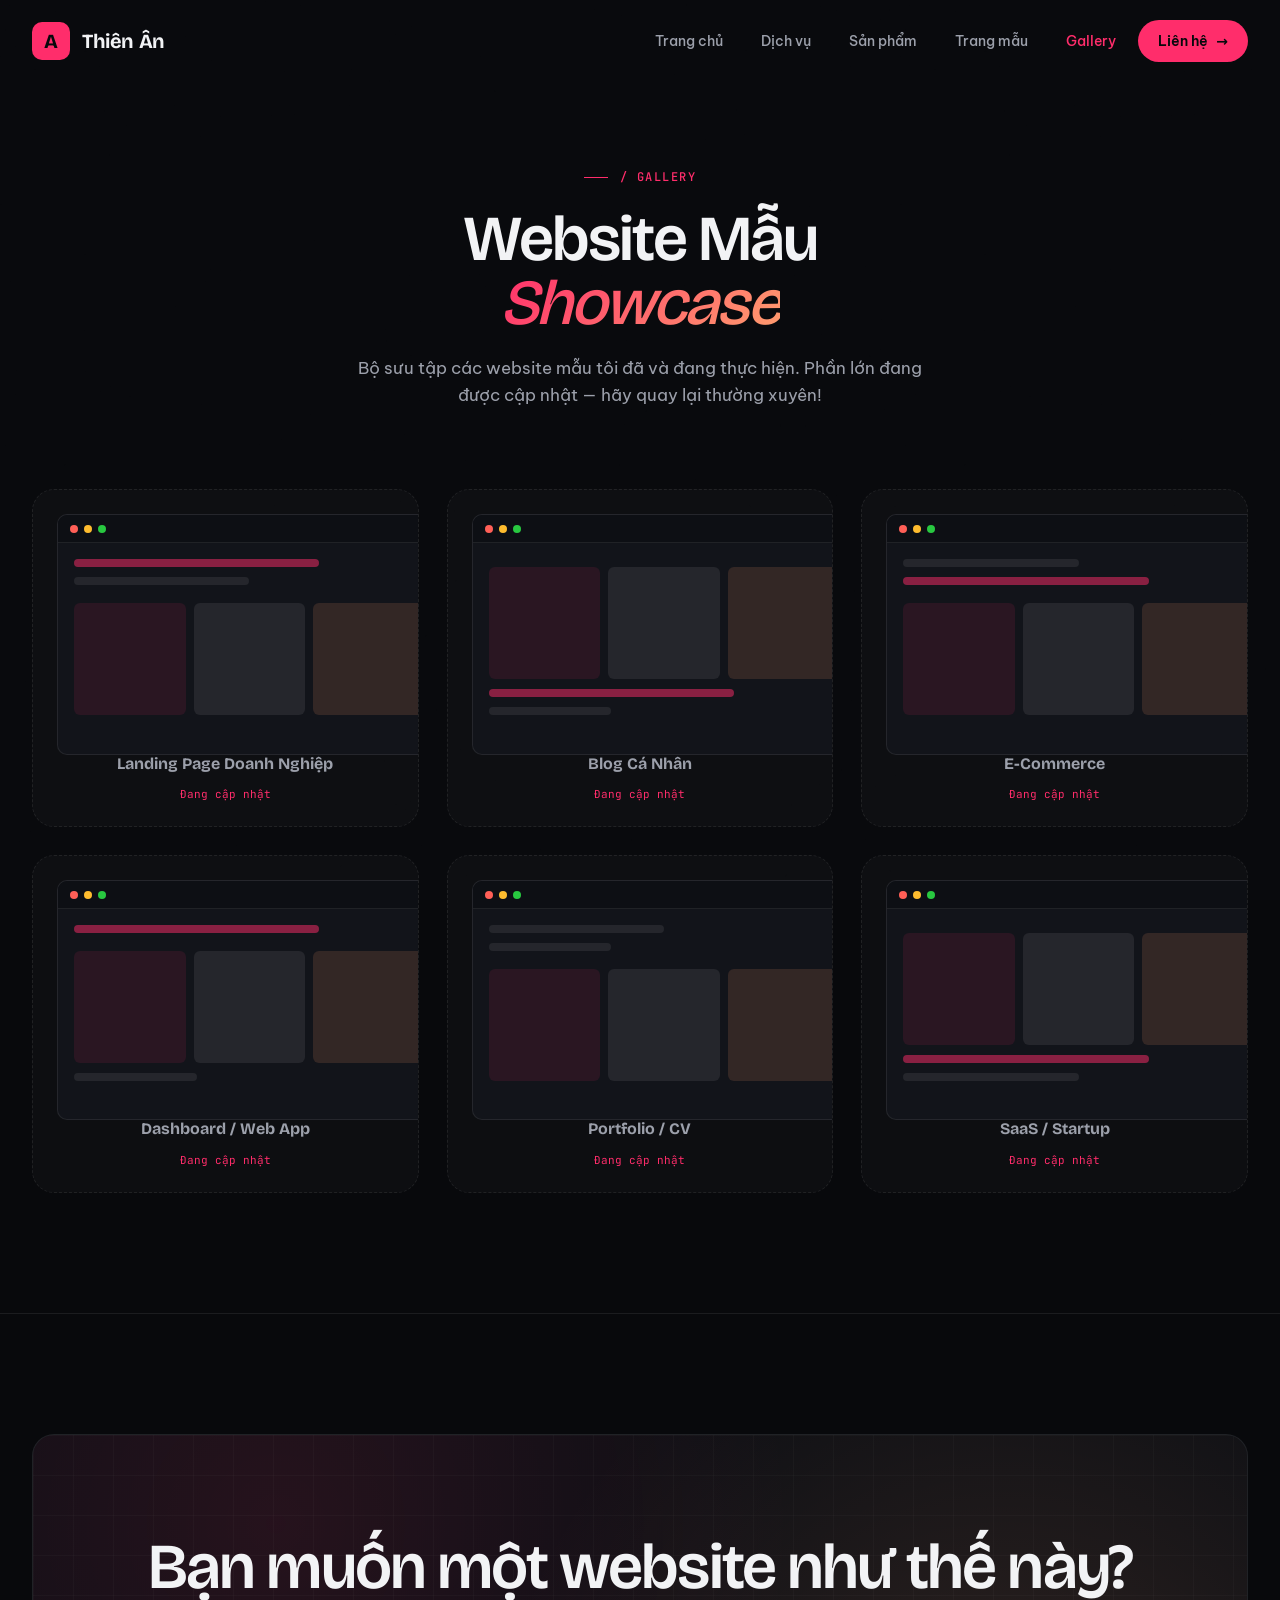
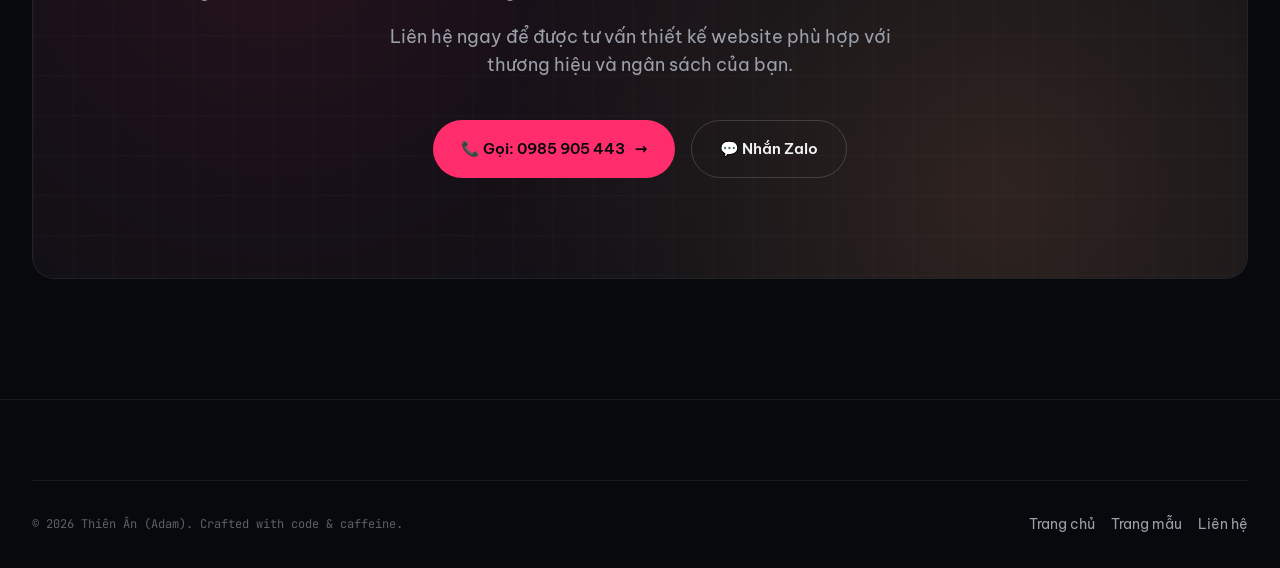
<file: showcase.html>
<!DOCTYPE html>
<html lang="vi">
<head>
<meta charset="UTF-8" />
<meta name="viewport" content="width=device-width, initial-scale=1.0" />
<title>Gallery Website Mẫu — Thiên Ân (Adam)</title>
<meta name="description" content="Trưng bày các website mẫu và dự án thiết kế bởi Thiên Ân (Adam) — Dev Design Engineer." />
<link rel="preconnect" href="https://fonts.googleapis.com" />
<link rel="preconnect" href="https://fonts.gstatic.com" crossorigin />
<link href="https://fonts.googleapis.com/css2?family=Be+Vietnam+Pro:wght@300;400;500;600;700&family=Bricolage+Grotesque:opsz,wght@12..96,300;12..96,400;12..96,500;12..96,600;12..96,700;12..96,800&family=JetBrains+Mono:wght@400;500;600&display=swap" rel="stylesheet" />
<link rel="stylesheet" href="style.css" />
</head>
<body>

<!-- NAV -->
<nav class="nav" id="nav">
  <div class="wrap nav-inner">
    <a href="index.html" class="logo">
      <div class="logo-mark">A</div>
      <span class="logo-text">Thiên Ân</span>
    </a>
    <ul class="nav-links">
      <li><a href="index.html">Trang chủ</a></li>
      <li><a href="index.html#services">Dịch vụ</a></li>
      <li><a href="index.html#products">Sản phẩm</a></li>
      <li><a href="product-demo.html">Trang mẫu</a></li>
      <li><a href="showcase.html" style="color:var(--accent)">Gallery</a></li>
      <li><a href="index.html#contact" class="nav-cta">Liên hệ</a></li>
    </ul>
    <button class="menu-toggle" aria-label="Menu">
      <svg width="20" height="20" viewBox="0 0 24 24" fill="none" stroke="currentColor" stroke-width="2"><line x1="3" y1="6" x2="21" y2="6"/><line x1="3" y1="12" x2="21" y2="12"/><line x1="3" y1="18" x2="21" y2="18"/></svg>
    </button>
  </div>
</nav>

<!-- MOBILE NAV -->
<div class="mobile-nav-overlay" id="mobileNav">
  <ul class="mobile-nav-list">
    <li><a href="index.html">Trang chủ</a></li>
    <li><a href="index.html#services">Dịch vụ</a></li>
    <li><a href="index.html#products">Sản phẩm</a></li>
    <li><a href="product-demo.html">Trang mẫu</a></li>
    <li><a href="showcase.html">Gallery</a></li>
    <li><a href="index.html#contact" class="mobile-cta">Liên hệ</a></li>
  </ul>
</div>

<!-- PAGE HERO -->
<section class="page-hero">
  <div class="wrap">
    <div class="section-tag">/ Gallery</div>
    <h1 class="section-title">Website Mẫu<br/><span class="gradient-text">Showcase</span></h1>
    <p class="section-desc">
      Bộ sưu tập các website mẫu tôi đã và đang thực hiện. Phần lớn đang được cập nhật — hãy quay lại thường xuyên!
    </p>
  </div>
</section>

<!-- SHOWCASE GRID -->
<section style="padding-top:0;">
  <div class="wrap">
    <div class="showcase-grid">

      <div class="showcase-card">
        <div class="mock-browser">
          <div class="mock-browser-bar"><span></span><span></span><span></span></div>
          <div class="mock-content">
            <div class="mock-line lg"></div>
            <div class="mock-line md"></div>
            <div class="mock-grid"><div class="mock-cell"></div><div class="mock-cell"></div><div class="mock-cell"></div></div>
          </div>
        </div>
        <div class="showcase-label">
          <h4>Landing Page Doanh Nghiệp</h4>
          <span>Đang cập nhật</span>
        </div>
      </div>

      <div class="showcase-card">
        <div class="mock-browser">
          <div class="mock-browser-bar"><span></span><span></span><span></span></div>
          <div class="mock-content">
            <div class="mock-grid"><div class="mock-cell"></div><div class="mock-cell"></div><div class="mock-cell"></div></div>
            <div class="mock-line lg"></div>
            <div class="mock-line sm"></div>
          </div>
        </div>
        <div class="showcase-label">
          <h4>Blog Cá Nhân</h4>
          <span>Đang cập nhật</span>
        </div>
      </div>

      <div class="showcase-card">
        <div class="mock-browser">
          <div class="mock-browser-bar"><span></span><span></span><span></span></div>
          <div class="mock-content">
            <div class="mock-line md"></div>
            <div class="mock-line lg"></div>
            <div class="mock-grid"><div class="mock-cell"></div><div class="mock-cell"></div><div class="mock-cell"></div></div>
          </div>
        </div>
        <div class="showcase-label">
          <h4>E-Commerce</h4>
          <span>Đang cập nhật</span>
        </div>
      </div>

      <div class="showcase-card">
        <div class="mock-browser">
          <div class="mock-browser-bar"><span></span><span></span><span></span></div>
          <div class="mock-content">
            <div class="mock-line lg"></div>
            <div class="mock-grid"><div class="mock-cell"></div><div class="mock-cell"></div><div class="mock-cell"></div></div>
            <div class="mock-line sm"></div>
          </div>
        </div>
        <div class="showcase-label">
          <h4>Dashboard / Web App</h4>
          <span>Đang cập nhật</span>
        </div>
      </div>

      <div class="showcase-card">
        <div class="mock-browser">
          <div class="mock-browser-bar"><span></span><span></span><span></span></div>
          <div class="mock-content">
            <div class="mock-line md"></div>
            <div class="mock-line sm"></div>
            <div class="mock-grid"><div class="mock-cell"></div><div class="mock-cell"></div><div class="mock-cell"></div></div>
          </div>
        </div>
        <div class="showcase-label">
          <h4>Portfolio / CV</h4>
          <span>Đang cập nhật</span>
        </div>
      </div>

      <div class="showcase-card">
        <div class="mock-browser">
          <div class="mock-browser-bar"><span></span><span></span><span></span></div>
          <div class="mock-content">
            <div class="mock-grid"><div class="mock-cell"></div><div class="mock-cell"></div><div class="mock-cell"></div></div>
            <div class="mock-line lg"></div>
            <div class="mock-line md"></div>
          </div>
        </div>
        <div class="showcase-label">
          <h4>SaaS / Startup</h4>
          <span>Đang cập nhật</span>
        </div>
      </div>

    </div>
  </div>
</section>

<!-- CTA -->
<section class="cta" style="border-top:1px solid var(--border);">
  <div class="wrap">
    <div class="cta-card">
      <div class="cta-grid"></div>
      <div class="cta-inner">
        <h2>Bạn muốn một website như thế này?</h2>
        <p>Liên hệ ngay để được tư vấn thiết kế website phù hợp với thương hiệu và ngân sách của bạn.</p>
        <div class="cta-actions">
          <a href="tel:0985905443" class="btn btn-primary">📞 Gọi: 0985 905 443 <span class="arrow">→</span></a>
          <a href="https://zalo.me/0985905443" class="btn btn-ghost" target="_blank" rel="noopener">💬 Nhắn Zalo</a>
        </div>
      </div>
    </div>
  </div>
</section>

<!-- FOOTER -->
<footer class="footer">
  <div class="wrap">
    <div class="footer-bottom">
      <p>© 2026 Thiên Ân (Adam). Crafted with code &amp; caffeine.</p>
      <div style="display:flex;gap:16px;font-size:14px;">
        <a href="index.html" style="color:var(--text-dim);text-decoration:none;">Trang chủ</a>
        <a href="product-demo.html" style="color:var(--text-dim);text-decoration:none;">Trang mẫu</a>
        <a href="index.html#contact" style="color:var(--text-dim);text-decoration:none;">Liên hệ</a>
      </div>
    </div>
  </div>
</footer>

<script src="script.js"></script>
</body>
</html>
</file>
<file: style.css>
:root {
  --bg: #08090C;
  --bg-elev: #0D0F14;
  --bg-card: rgba(255, 255, 255, 0.025);
  --surface: #12141A;
  --border: rgba(255, 255, 255, 0.08);
  --border-strong: rgba(255, 255, 255, 0.16);
  --text: #F2F3F5;
  --text-dim: #9CA0AB;
  --text-mute: #5C606C;
  --accent: #FF2D6B;
  --accent-glow: rgba(255, 45, 107, 0.4);
  --accent-soft: rgba(255, 45, 107, 0.1);
  --cyan: #FF9F6E;
  --cyan-soft: rgba(255, 159, 110, 0.14);
  --magenta-soft: rgba(255, 45, 107, 0.12);
  --display: 'Bricolage Grotesque', system-ui, sans-serif;
  --body: 'Be Vietnam Pro', system-ui, sans-serif;
  --mono: 'JetBrains Mono', monospace;
  --radius: 14px;
  --radius-lg: 22px;
  --ease-out: cubic-bezier(0.16, 1, 0.3, 1);
  --ease-spring: cubic-bezier(0.34, 1.56, 0.64, 1);
}

* { margin: 0; padding: 0; box-sizing: border-box; }
html { scroll-behavior: smooth; }

body {
  background: var(--bg);
  color: var(--text);
  font-family: var(--body);
  line-height: 1.6;
  overflow-x: hidden;
  -webkit-font-smoothing: antialiased;
}

::selection { background: var(--accent); color: var(--bg); }
::-webkit-scrollbar { width: 8px; }
::-webkit-scrollbar-track { background: var(--bg); }
::-webkit-scrollbar-thumb { background: rgba(255,255,255,0.1); border-radius: 4px; }
::-webkit-scrollbar-thumb:hover { background: rgba(255,255,255,0.2); }

body::before {
  content: '';
  position: fixed;
  inset: 0;
  background-image: url("data:image/svg+xml;utf8,<svg viewBox='0 0 200 200' xmlns='http://www.w3.org/2000/svg'><filter id='n'><feTurbulence type='fractalNoise' baseFrequency='0.9' numOctaves='2' stitchTiles='stitch'/><feColorMatrix values='0 0 0 0 1 0 0 0 0 1 0 0 0 0 1 0 0 0 0.04 0'/></filter><rect width='100%' height='100%' filter='url(%23n)'/></svg>");
  opacity: 0.6;
  pointer-events: none;
  z-index: 1;
  mix-blend-mode: overlay;
}

.wrap { max-width: 1320px; margin: 0 auto; padding: 0 32px; position: relative; z-index: 3; }

/* NAV */
.nav { position: fixed; top: 0; left: 0; right: 0; z-index: 100; padding: 20px 0; transition: all 0.4s var(--ease-out); }
.nav.scrolled {
  background: rgba(8, 9, 12, 0.7);
  backdrop-filter: blur(20px) saturate(180%);
  -webkit-backdrop-filter: blur(20px) saturate(180%);
  border-bottom: 1px solid var(--border);
  padding: 14px 0;
}
.nav-inner { display: flex; align-items: center; justify-content: space-between; }
.logo { display: flex; align-items: center; gap: 12px; text-decoration: none; color: var(--text); }
.logo-mark {
  width: 38px; height: 38px;
  display: flex; align-items: center; justify-content: center;
  background: var(--accent);
  border-radius: 10px;
  color: var(--bg);
  font-family: var(--display);
  font-weight: 700;
  font-size: 20px;
  transition: transform 0.6s var(--ease-spring);
}
.logo:hover .logo-mark { transform: rotate(-12deg) scale(1.05); }
.logo-text { font-family: var(--display); font-weight: 700; font-size: 20px; letter-spacing: -0.02em; }
.nav-links { display: flex; align-items: center; gap: 6px; list-style: none; }
.nav-links a {
  color: var(--text-dim); text-decoration: none; font-size: 14px; font-weight: 500;
  padding: 10px 16px; border-radius: 100px; transition: all 0.3s ease;
}
.nav-links a:hover { color: var(--text); background: rgba(255,255,255,0.04); }
.nav-cta {
  background: var(--accent); color: var(--bg) !important;
  padding: 10px 20px !important; font-weight: 600 !important;
  display: flex; align-items: center; gap: 8px;
  transition: all 0.3s var(--ease-out) !important;
}
.nav-cta:hover { transform: translateY(-1px); box-shadow: 0 8px 24px var(--accent-glow); }
.nav-cta::after { content: '→'; transition: transform 0.3s ease; }
.nav-cta:hover::after { transform: translateX(3px); }
.menu-toggle { display: none; background: none; border: 1px solid var(--border); color: var(--text); padding: 10px; border-radius: 8px; cursor: pointer; position: relative; z-index: 110; }

/* Focus visible for accessibility */
a:focus-visible, button:focus-visible { outline: 2px solid var(--accent); outline-offset: 3px; border-radius: 4px; }

/* Mobile nav overlay */
.mobile-nav-overlay {
  position: fixed; inset: 0; background: rgba(8,9,12,0.95);
  backdrop-filter: blur(24px); -webkit-backdrop-filter: blur(24px);
  z-index: 99; display: flex; align-items: center; justify-content: center;
  opacity: 0; pointer-events: none; transition: opacity 0.4s var(--ease-out);
}
.mobile-nav-overlay.open { opacity: 1; pointer-events: auto; }
.mobile-nav-list {
  list-style: none; display: flex; flex-direction: column; align-items: center; gap: 8px;
}
.mobile-nav-list a {
  color: var(--text); text-decoration: none; font-family: var(--display);
  font-size: clamp(28px, 6vw, 44px); font-weight: 600; letter-spacing: -0.02em;
  padding: 10px 20px; border-radius: 12px; transition: all 0.3s ease;
  opacity: 0; transform: translateY(20px);
}
.mobile-nav-overlay.open .mobile-nav-list a {
  opacity: 1; transform: translateY(0);
}
.mobile-nav-list li:nth-child(1) a { transition-delay: 0.05s; }
.mobile-nav-list li:nth-child(2) a { transition-delay: 0.1s; }
.mobile-nav-list li:nth-child(3) a { transition-delay: 0.15s; }
.mobile-nav-list li:nth-child(4) a { transition-delay: 0.2s; }
.mobile-nav-list li:nth-child(5) a { transition-delay: 0.25s; }
.mobile-nav-list li:nth-child(6) a { transition-delay: 0.3s; }
.mobile-nav-list a:hover { color: var(--accent); background: rgba(255,255,255,0.04); }
.mobile-nav-list .mobile-cta {
  margin-top: 16px; font-size: clamp(18px, 4vw, 24px);
  background: var(--accent); color: var(--bg); padding: 14px 32px;
  border-radius: 100px; font-family: var(--body); font-weight: 600;
}

/* HERO */
.hero { min-height: 100vh; display: flex; align-items: center; position: relative; overflow: hidden; padding: 140px 0 80px; }
.hero-grid {
  position: absolute; inset: 0;
  background-image:
    linear-gradient(rgba(255,255,255,0.04) 1px, transparent 1px),
    linear-gradient(90deg, rgba(255,255,255,0.04) 1px, transparent 1px);
  background-size: 60px 60px;
  mask-image: radial-gradient(ellipse 80% 60% at 50% 50%, black 30%, transparent 80%);
  -webkit-mask-image: radial-gradient(ellipse 80% 60% at 50% 50%, black 30%, transparent 80%);
  z-index: 1;
}
.hero-inner { position: relative; z-index: 3; width: 100%; display: grid; grid-template-columns: 1.4fr 1fr; gap: 80px; align-items: center; }

.hero-badge {
  display: inline-flex; align-items: center; gap: 10px;
  padding: 8px 16px; background: rgba(255,255,255,0.04);
  border: 1px solid var(--border); border-radius: 100px;
  font-size: 13px; font-weight: 500; color: var(--text-dim);
  margin-bottom: 36px; font-family: var(--mono);
  opacity: 0; transform: translateY(20px);
  animation: rise 1s var(--ease-out) 0.2s forwards;
}
.hero-badge .dot { width: 8px; height: 8px; border-radius: 50%; background: var(--accent); box-shadow: 0 0 12px var(--accent); animation: pulse 2s ease-in-out infinite; }
@keyframes pulse { 0%, 100% { opacity: 1; transform: scale(1); } 50% { opacity: 0.6; transform: scale(1.2); } }

.hero-title { font-family: var(--display); font-weight: 600; font-size: clamp(48px, 7vw, 96px); line-height: 0.95; letter-spacing: -0.04em; margin-bottom: 28px; }
.hero-title .line { display: block; overflow: hidden; }
.hero-title .line span { display: inline-block; opacity: 0; transform: translateY(100%); animation: rise 1.1s var(--ease-out) forwards; }
.hero-title .line:nth-child(1) span { animation-delay: 0.3s; }
.hero-title .line:nth-child(2) span { animation-delay: 0.45s; }
.hero-title .line:nth-child(3) span { animation-delay: 0.6s; }

.gradient-text {
  background: linear-gradient(135deg, var(--accent) 0%, var(--cyan) 100%);
  -webkit-background-clip: text; background-clip: text; -webkit-text-fill-color: transparent;
  font-style: italic; font-weight: 500;
}
@keyframes rise { to { opacity: 1; transform: translateY(0); } }

.hero-sub { font-size: clamp(16px, 1.4vw, 19px); color: var(--text-dim); max-width: 540px; margin-bottom: 40px; line-height: 1.65; opacity: 0; transform: translateY(20px); animation: rise 1s var(--ease-out) 0.85s forwards; }
.hero-sub strong { color: var(--text); }

.hero-meta { display: flex; flex-wrap: wrap; gap: 24px; margin-bottom: 40px; opacity: 0; transform: translateY(20px); animation: rise 1s var(--ease-out) 0.95s forwards; }
.meta-item { display: flex; align-items: center; gap: 10px; font-family: var(--mono); font-size: 13px; color: var(--text-dim); }
.meta-item svg { width: 16px; height: 16px; stroke: var(--accent); fill: none; stroke-width: 2; }

.hero-actions { display: flex; gap: 16px; flex-wrap: wrap; opacity: 0; transform: translateY(20px); animation: rise 1s var(--ease-out) 1.05s forwards; }

.btn { display: inline-flex; align-items: center; gap: 10px; padding: 16px 28px; border-radius: 100px; text-decoration: none; font-weight: 600; font-size: 15px; border: none; cursor: pointer; transition: all 0.3s var(--ease-out); font-family: var(--body); }
.btn-primary { background: var(--accent); color: var(--bg); }
.btn-primary:hover { transform: translateY(-2px); box-shadow: 0 12px 36px var(--accent-glow); }
.btn-ghost { background: transparent; color: var(--text); border: 1px solid var(--border-strong); }
.btn-ghost:hover { background: rgba(255,255,255,0.05); border-color: var(--text-dim); }
.btn .arrow { transition: transform 0.3s ease; }
.btn:hover .arrow { transform: translateX(4px); }

.hero-avatar { position: relative; opacity: 0; animation: rise 1.2s var(--ease-out) 0.5s forwards; }
.avatar-card {
  position: relative; aspect-ratio: 4 / 5;
  border-radius: var(--radius-lg);
  background: var(--surface); border: 1px solid var(--border);
  overflow: hidden; transform: rotate(2deg);
  transition: transform 0.6s var(--ease-spring);
}
.avatar-card:hover { transform: rotate(0) scale(1.02); }
.avatar-card::before {
  content: ''; position: absolute; inset: 0;
  background:
    radial-gradient(circle at 30% 20%, var(--accent-soft), transparent 50%),
    radial-gradient(circle at 70% 80%, var(--cyan-soft), transparent 50%);
  z-index: 1;
}
.avatar-placeholder { position: absolute; inset: 0; display: flex; align-items: center; justify-content: center; z-index: 2; }
.avatar-placeholder .initials {
  font-family: var(--display); font-weight: 700; font-size: 140px;
  letter-spacing: -0.04em;
  background: linear-gradient(135deg, var(--accent) 0%, var(--cyan) 100%);
  -webkit-background-clip: text; background-clip: text; -webkit-text-fill-color: transparent;
  line-height: 1;
}
.avatar-tag {
  position: absolute; bottom: 24px; left: 24px; right: 24px;
  background: rgba(8, 9, 12, 0.7); backdrop-filter: blur(20px);
  border: 1px solid var(--border); border-radius: var(--radius);
  padding: 16px 20px; display: flex; align-items: center; justify-content: space-between;
  z-index: 3;
}
.avatar-tag .status { display: flex; align-items: center; gap: 10px; font-family: var(--mono); font-size: 12px; color: var(--text); }
.avatar-tag .status-dot { width: 8px; height: 8px; border-radius: 50%; background: #4ade80; box-shadow: 0 0 12px #4ade80; animation: pulse 2s ease-in-out infinite; }
.avatar-tag .role { font-family: var(--mono); font-size: 11px; color: var(--text-dim); }

/* ─── Antigravity 3D scene ─── */
.gravity-scene {
  position: absolute;
  inset: 0;
  perspective: 1400px;
  z-index: 2;
  pointer-events: none;
  overflow: hidden;
}
.scene-inner {
  position: relative;
  width: 100%;
  height: 100%;
  transform-style: preserve-3d;
  transition: transform 0.8s var(--ease-out);
  will-change: transform;
}
.float-shape {
  position: absolute;
  transform-style: preserve-3d;
  will-change: transform;
  opacity: 0;
  animation-fill-mode: forwards;
}
.float-shape svg {
  width: 100%; height: 100%;
  display: block;
  filter: drop-shadow(0 0 20px rgba(255, 45, 107, 0.25));
}
.shape-hex-lg { width: 200px; height: 200px; top: 8%; right: 4%; animation: drift-1 28s ease-in-out infinite, fade-in-shape 1.4s ease 0.4s forwards; }
.shape-ring { width: 240px; height: 240px; top: 28%; right: 22%; animation: drift-3 36s linear infinite, fade-in-shape 1.4s ease 0.6s forwards; }
.shape-bracket { width: 120px; height: 120px; top: 72%; right: 6%; animation: drift-4 20s ease-in-out infinite, fade-in-shape 1.4s ease 1s forwards; }
.shape-hex-sm { width: 80px; height: 80px; top: 62%; right: 28%; animation: drift-2 22s ease-in-out infinite, fade-in-shape 1.4s ease 0.8s forwards; }
.shape-nodes { width: 100px; height: 100px; top: 18%; right: 38%; animation: drift-1 24s ease-in-out infinite reverse, fade-in-shape 1.4s ease 1.2s forwards; }
.shape-cube { width: 60px; height: 60px; top: 50%; right: 12%; animation: drift-2 18s ease-in-out infinite, fade-in-shape 1.4s ease 1.4s forwards; }

@keyframes fade-in-shape { to { opacity: 1; } }
@keyframes drift-1 {
  0%, 100% { transform: translate3d(0, 0, 0) rotateX(0) rotateY(0) rotateZ(0); }
  25% { transform: translate3d(30px, -50px, 80px) rotateX(20deg) rotateY(45deg) rotateZ(8deg); }
  50% { transform: translate3d(-20px, -80px, -40px) rotateX(-15deg) rotateY(120deg) rotateZ(-12deg); }
  75% { transform: translate3d(40px, -30px, 30px) rotateX(25deg) rotateY(220deg) rotateZ(15deg); }
}
@keyframes drift-2 {
  0%, 100% { transform: translate3d(0, 0, 0) rotateX(0) rotateY(0); }
  33% { transform: translate3d(-50px, 30px, -60px) rotateX(40deg) rotateY(-40deg); }
  66% { transform: translate3d(40px, -50px, 50px) rotateX(-30deg) rotateY(60deg); }
}
@keyframes drift-3 {
  0% { transform: translate3d(0, 0, 0) rotateY(0) rotateX(0); }
  100% { transform: translate3d(0, -20px, 0) rotateY(360deg) rotateX(45deg); }
}
@keyframes drift-4 {
  0%, 100% { transform: translate3d(0, 0, 0) rotateZ(0) rotateY(0); }
  50% { transform: translate3d(-30px, -60px, 40px) rotateZ(180deg) rotateY(90deg); }
}

/* Rising particles (zero-g) */
.particles { position: absolute; inset: 0; pointer-events: none; z-index: 2; overflow: hidden; }
.particle {
  position: absolute;
  width: 3px; height: 3px;
  background: var(--accent);
  border-radius: 50%;
  box-shadow: 0 0 8px var(--accent);
  bottom: -10px;
  animation: particle-rise linear infinite;
  will-change: transform, opacity;
}
@keyframes particle-rise {
  0% { transform: translateY(0) translateX(0); opacity: 0; }
  10% { opacity: var(--p-opacity, 0.6); }
  90% { opacity: var(--p-opacity, 0.6); }
  100% { transform: translateY(-110vh) translateX(var(--p-drift, 40px)); opacity: 0; }
}

/* Animated light beam lines sweeping down */
.light-lines { position: absolute; inset: 0; pointer-events: none; z-index: 1; overflow: hidden; }
.beam {
  position: absolute; top: 0;
  width: 1px; height: 60%;
  background: linear-gradient(to bottom, transparent, var(--accent), transparent);
  opacity: 0;
  animation: beam-sweep 8s linear infinite;
}
.beam-1 { left: 14%; animation-delay: 0s; }
.beam-2 { left: 32%; animation-delay: -2s; }
.beam-3 { left: 58%; height: 50%; background: linear-gradient(to bottom, transparent, var(--cyan), transparent); animation-delay: -4s; }
.beam-4 { left: 78%; animation-delay: -6s; }
.beam-5 { left: 88%; height: 50%; animation-delay: -3s; }

@keyframes beam-sweep {
  0% { transform: translateY(-100%); opacity: 0; }
  10% { opacity: 0.45; }
  90% { opacity: 0.45; }
  100% { transform: translateY(180vh); opacity: 0; }
}

/* SECTION COMMON */
section { position: relative; padding: 120px 0; z-index: 3; }
.section-head { display: flex; justify-content: space-between; align-items: flex-end; margin-bottom: 72px; gap: 60px; flex-wrap: wrap; }
.section-tag { display: inline-flex; align-items: center; gap: 12px; font-family: var(--mono); font-size: 12px; font-weight: 500; color: var(--accent); text-transform: uppercase; letter-spacing: 0.12em; margin-bottom: 20px; }
.section-tag::before { content: ''; width: 24px; height: 1px; background: var(--accent); }
.section-title { font-family: var(--display); font-weight: 600; font-size: clamp(36px, 5vw, 64px); line-height: 1; letter-spacing: -0.03em; max-width: 700px; }
.section-desc { color: var(--text-dim); font-size: 17px; line-height: 1.6; max-width: 420px; }

/* ABOUT */
.about { border-top: 1px solid var(--border); }
.about-grid { display: grid; grid-template-columns: 1.2fr 1fr; gap: 80px; align-items: center; }
.about-text p { font-size: 19px; color: var(--text); line-height: 1.65; margin-bottom: 24px; }
.about-text p:last-child { color: var(--text-dim); font-size: 16px; }
.about-text .highlight { color: var(--accent); font-style: italic; }
.about-text em { font-style: italic; color: var(--cyan); }

.about-stats { display: grid; grid-template-columns: 1fr 1fr; gap: 1px; background: var(--border); border: 1px solid var(--border); border-radius: var(--radius-lg); overflow: hidden; }
.about-stat { background: var(--bg-elev); padding: 36px 28px; position: relative; overflow: hidden; }
.about-stat::before { content: ''; position: absolute; top: 0; left: 0; right: 0; height: 1px; background: linear-gradient(90deg, transparent, var(--accent), transparent); opacity: 0; transition: opacity 0.4s ease; }
.about-stat:hover::before { opacity: 1; }
.about-stat .num { font-family: var(--display); font-size: 56px; font-weight: 600; letter-spacing: -0.04em; line-height: 1; margin-bottom: 12px; }
.about-stat .num .plus { color: var(--accent); font-style: italic; }
.about-stat .label { font-family: var(--mono); font-size: 12px; color: var(--text-dim); text-transform: uppercase; letter-spacing: 0.08em; }

/* SERVICES */
.services { border-top: 1px solid var(--border); }
.services-grid { display: grid; grid-template-columns: repeat(2, 1fr); gap: 24px; }
.service-card {
  position: relative; padding: 36px 32px;
  background: var(--bg-card); border: 1px solid var(--border);
  border-radius: var(--radius-lg); overflow: hidden;
  transition: all 0.4s var(--ease-out);
  opacity: 0; transform: translateY(30px);
}
.service-card.in-view { opacity: 1; transform: translateY(0); }
.service-card:hover { border-color: var(--border-strong); transform: translateY(-4px); }
.service-card::before {
  content: ''; position: absolute; inset: 0;
  background: radial-gradient(600px circle at var(--mx, 50%) var(--my, 50%), var(--accent-soft), transparent 40%);
  opacity: 0; transition: opacity 0.4s ease; pointer-events: none;
}
.service-card:hover::before { opacity: 1; }
.service-icon {
  width: 56px; height: 56px; border-radius: 14px;
  background: linear-gradient(135deg, rgba(255,255,255,0.04), rgba(255,255,255,0.01));
  border: 1px solid var(--border);
  display: flex; align-items: center; justify-content: center;
  margin-bottom: 28px; transition: all 0.4s var(--ease-out);
}
.service-card:hover .service-icon { background: var(--accent-soft); border-color: var(--accent); transform: rotate(-6deg); }
.service-icon svg { width: 26px; height: 26px; stroke: var(--accent); fill: none; stroke-width: 1.5; stroke-linecap: round; stroke-linejoin: round; }
.service-num { position: absolute; top: 28px; right: 28px; font-family: var(--mono); font-size: 12px; color: var(--text-mute); letter-spacing: 0.1em; }
.service-card h3 { font-family: var(--display); font-size: 24px; font-weight: 600; letter-spacing: -0.02em; margin-bottom: 14px; }
.service-card p { color: var(--text-dim); font-size: 15px; line-height: 1.6; margin-bottom: 20px; }
.service-card ul { list-style: none; display: flex; flex-wrap: wrap; gap: 6px; }
.service-card li { font-family: var(--mono); font-size: 11px; padding: 4px 10px; border: 1px solid var(--border); border-radius: 100px; color: var(--text-dim); }

/* SKILLS */
.skills { border-top: 1px solid var(--border); }
.skill-cat { display: grid; grid-template-columns: 280px 1fr; gap: 48px; margin-bottom: 64px; padding-bottom: 64px; border-bottom: 1px solid var(--border); align-items: flex-start; }
.skill-cat:last-child { border-bottom: none; margin-bottom: 0; padding-bottom: 0; }
.skill-cat-head { position: sticky; top: 100px; }
.skill-cat-num { font-family: var(--mono); font-size: 12px; color: var(--accent); letter-spacing: 0.1em; margin-bottom: 12px; }
.skill-cat-title { font-family: var(--display); font-size: 32px; font-weight: 600; letter-spacing: -0.02em; margin-bottom: 12px; }
.skill-cat-desc { color: var(--text-dim); font-size: 14px; line-height: 1.6; }

.tech-grid { display: grid; grid-template-columns: repeat(4, 1fr); gap: 16px; }
.tech-item { aspect-ratio: 1; border: 1px solid var(--border); border-radius: var(--radius); display: flex; flex-direction: column; align-items: center; justify-content: center; gap: 10px; background: var(--bg-card); transition: all 0.4s var(--ease-out); cursor: pointer; opacity: 0; transform: translateY(20px) scale(0.95); padding: 12px; }
.tech-item.in-view { opacity: 1; transform: translateY(0) scale(1); }
.tech-item:hover { border-color: var(--accent); background: var(--accent-soft); transform: translateY(-4px); }
.tech-item svg { width: 28px; height: 28px; fill: var(--text-dim); transition: fill 0.3s ease; }
.tech-item:hover svg { fill: var(--accent); }
.tech-item span { font-family: var(--mono); font-size: 11px; color: var(--text-dim); transition: color 0.3s ease; text-align: center; }
.tech-item:hover span { color: var(--text); }

/* PROJECTS */
.projects { border-top: 1px solid var(--border); }
.projects-list { display: flex; flex-direction: column; gap: 32px; }
.project { position: relative; padding: 48px; background: var(--bg-card); border: 1px solid var(--border); border-radius: var(--radius-lg); display: grid; grid-template-columns: 1.3fr 1fr; gap: 48px; align-items: center; overflow: hidden; opacity: 0; transform: translateY(40px); transition: opacity 0.7s var(--ease-out), transform 0.7s var(--ease-out), border-color 0.4s ease; }
.project.in-view { opacity: 1; transform: translateY(0); }
.project:hover { border-color: var(--border-strong); }
.project:nth-child(even) { direction: rtl; }
.project:nth-child(even) > * { direction: ltr; }
.project::before { content: ''; position: absolute; inset: 0; background: radial-gradient(800px circle at var(--mx, 50%) var(--my, 50%), var(--accent-soft), transparent 40%); opacity: 0; transition: opacity 0.4s ease; pointer-events: none; }
.project:hover::before { opacity: 1; }
.project-info { position: relative; z-index: 2; }
.project-num { font-family: var(--mono); font-size: 12px; color: var(--text-mute); letter-spacing: 0.12em; margin-bottom: 16px; }
.project-title { font-family: var(--display); font-size: clamp(28px, 3vw, 40px); font-weight: 600; letter-spacing: -0.02em; line-height: 1.05; margin-bottom: 16px; }
.project-desc { color: var(--text-dim); font-size: 16px; line-height: 1.6; margin-bottom: 24px; }
.project-stack { display: flex; flex-wrap: wrap; gap: 8px; margin-bottom: 28px; }
.project-stack span { padding: 6px 12px; border: 1px solid var(--border); border-radius: 100px; font-family: var(--mono); font-size: 11px; color: var(--text-dim); background: rgba(255,255,255,0.02); }
.project-links { display: flex; gap: 16px; flex-wrap: wrap; }
.project-link { display: inline-flex; align-items: center; gap: 8px; color: var(--accent); text-decoration: none; font-family: var(--mono); font-size: 13px; font-weight: 500; transition: gap 0.3s ease; }
.project-link:hover { gap: 12px; }
.project-link svg { width: 14px; height: 14px; }
.project-visual { position: relative; aspect-ratio: 4 / 3; border-radius: var(--radius); background: var(--bg-elev); border: 1px solid var(--border); overflow: hidden; z-index: 2; }
.project-visual::before { content: ''; position: absolute; inset: 0; background: radial-gradient(circle at 30% 30%, var(--accent-soft), transparent 50%), radial-gradient(circle at 70% 70%, var(--cyan-soft), transparent 50%); }
.mock-browser { position: absolute; inset: 24px; background: var(--surface); border-radius: 10px; border: 1px solid var(--border); overflow: hidden; display: flex; flex-direction: column; }
.mock-browser-bar { height: 28px; background: var(--bg-elev); border-bottom: 1px solid var(--border); display: flex; align-items: center; gap: 6px; padding: 0 12px; }
.mock-browser-bar span { width: 8px; height: 8px; border-radius: 50%; background: var(--border-strong); }
.mock-browser-bar span:nth-child(1) { background: #ff5f57; }
.mock-browser-bar span:nth-child(2) { background: #febc2e; }
.mock-browser-bar span:nth-child(3) { background: #28c840; }
.mock-content { flex: 1; padding: 16px; display: flex; flex-direction: column; gap: 10px; }
.mock-line { height: 8px; border-radius: 4px; background: var(--border); }
.mock-line.lg { width: 70%; background: var(--accent); opacity: 0.5; }
.mock-line.md { width: 50%; }
.mock-line.sm { width: 35%; }
.mock-grid { display: grid; grid-template-columns: 1fr 1fr 1fr; gap: 8px; margin-top: 8px; }
.mock-cell { aspect-ratio: 1; background: var(--border); border-radius: 6px; }
.mock-cell:nth-child(1) { background: var(--accent-soft); }
.mock-cell:nth-child(3) { background: var(--cyan-soft); }

/* EXPERIENCE */
.experience { border-top: 1px solid var(--border); }
.timeline { display: flex; flex-direction: column; gap: 0; }
.exp-item { display: grid; grid-template-columns: 180px 1fr 1.2fr; gap: 48px; padding: 40px 0; border-top: 1px solid var(--border); align-items: flex-start; transition: all 0.4s ease; position: relative; }
.exp-item:last-child { border-bottom: 1px solid var(--border); }
.exp-item::before { content: ''; position: absolute; top: 0; left: 0; height: 1px; width: 0; background: var(--accent); transition: width 0.6s var(--ease-out); }
.exp-item:hover::before { width: 100%; }
.exp-item:hover { padding-left: 24px; }
.exp-date { font-family: var(--mono); font-size: 13px; color: var(--accent); font-weight: 500; }
.exp-date .duration { display: block; color: var(--text-mute); margin-top: 4px; font-size: 11px; }
.exp-title { font-family: var(--display); font-size: clamp(22px, 2.4vw, 30px); font-weight: 600; letter-spacing: -0.02em; line-height: 1.15; margin-bottom: 6px; }
.exp-company { font-family: var(--mono); font-size: 13px; color: var(--text-dim); }
.exp-desc { color: var(--text-dim); font-size: 15px; line-height: 1.65; margin-bottom: 14px; }
.exp-tags { display: flex; flex-wrap: wrap; gap: 6px; }
.exp-tags span { font-family: var(--mono); font-size: 10px; padding: 4px 10px; border: 1px solid var(--border); border-radius: 100px; color: var(--text-dim); }

/* CTA */
.cta { border-top: 1px solid var(--border); }
.cta-card { position: relative; padding: 100px 60px; border-radius: var(--radius-lg); background: var(--bg-elev); border: 1px solid var(--border); text-align: center; overflow: hidden; }
.cta-card::before { content: ''; position: absolute; inset: 0; background: radial-gradient(circle at 20% 20%, var(--accent-soft), transparent 50%), radial-gradient(circle at 80% 80%, var(--cyan-soft), transparent 50%); z-index: 1; }
.cta-grid { position: absolute; inset: 0; background-image: linear-gradient(rgba(255,255,255,0.025) 1px, transparent 1px), linear-gradient(90deg, rgba(255,255,255,0.025) 1px, transparent 1px); background-size: 40px 40px; z-index: 1; }
.cta-inner { position: relative; z-index: 2; }
.cta-tag { display: inline-flex; align-items: center; gap: 10px; padding: 8px 16px; background: rgba(255,255,255,0.04); border: 1px solid var(--border); border-radius: 100px; font-size: 12px; font-weight: 500; color: var(--text-dim); margin-bottom: 28px; font-family: var(--mono); }
.cta-card h2 { font-family: var(--display); font-size: clamp(40px, 5vw, 72px); font-weight: 600; letter-spacing: -0.03em; line-height: 1; margin-bottom: 24px; }
.cta-card p { color: var(--text-dim); font-size: 18px; max-width: 540px; margin: 0 auto 40px; line-height: 1.6; }
.cta-actions { display: flex; gap: 16px; justify-content: center; flex-wrap: wrap; }

/* FOOTER */
.footer { border-top: 1px solid var(--border); padding: 80px 0 32px; position: relative; z-index: 3; }
.footer-grid { display: grid; grid-template-columns: 1.5fr 1fr 1fr; gap: 60px; margin-bottom: 64px; }
.footer-brand p { color: var(--text-dim); font-size: 14px; margin-top: 20px; max-width: 320px; line-height: 1.6; }
.footer-col h4 { font-family: var(--mono); font-size: 12px; text-transform: uppercase; letter-spacing: 0.12em; color: var(--text-mute); margin-bottom: 20px; font-weight: 500; }
.footer-col ul { list-style: none; display: flex; flex-direction: column; gap: 12px; }
.footer-col a { color: var(--text-dim); text-decoration: none; font-size: 14px; transition: color 0.3s ease; }
.footer-col a:hover { color: var(--accent); }
.footer-bottom { padding-top: 32px; border-top: 1px solid var(--border); display: flex; justify-content: space-between; align-items: center; flex-wrap: wrap; gap: 20px; }
.footer-bottom p { font-family: var(--mono); font-size: 12px; color: var(--text-mute); }
.footer-social { display: flex; gap: 10px; }
.footer-social a { width: 36px; height: 36px; border-radius: 50%; border: 1px solid var(--border); display: flex; align-items: center; justify-content: center; color: var(--text-dim); transition: all 0.3s ease; }
.footer-social a:hover { background: var(--accent); color: var(--bg); border-color: var(--accent); }
.footer-social svg { width: 16px; height: 16px; fill: currentColor; }
.footer-mark { font-family: var(--display); font-weight: 700; font-size: clamp(60px, 14vw, 220px); letter-spacing: -0.05em; line-height: 0.85; background: linear-gradient(180deg, rgba(255,255,255,0.06) 0%, transparent 80%); -webkit-background-clip: text; background-clip: text; -webkit-text-fill-color: transparent; text-align: center; margin-top: 64px; user-select: none; pointer-events: none; }

/* RESPONSIVE */
@media (max-width: 980px) {
  .nav-links { display: none; }
  .menu-toggle { display: block; }
  .wrap { padding: 0 24px; }
  section { padding: 80px 0; }
  .hero-inner { grid-template-columns: 1fr; gap: 48px; }
  .hero-avatar { max-width: 360px; margin: 0 auto; }
  .avatar-placeholder .initials { font-size: 90px; }
  .shape-hex-lg { width: 130px; height: 130px; top: 4%; right: -10px; }
  .shape-ring { width: 150px; height: 150px; right: -30px; top: 20%; }
  .shape-bracket { width: 70px; height: 70px; }
  .shape-nodes, .shape-cube { display: none; }
  .shape-hex-sm { width: 50px; height: 50px; }
  .about-grid { grid-template-columns: 1fr; gap: 48px; }
  .services-grid { grid-template-columns: 1fr; }
  .skill-cat { grid-template-columns: 1fr; gap: 24px; }
  .skill-cat-head { position: static; }
  .tech-grid { grid-template-columns: repeat(3, 1fr); }
  .project { grid-template-columns: 1fr; padding: 32px; gap: 32px; }
  .project:nth-child(even) { direction: ltr; }
  .exp-item { grid-template-columns: 1fr; gap: 12px; padding: 32px 0; }
  .cta-card { padding: 60px 28px; }
  .footer-grid { grid-template-columns: 1fr 1fr; gap: 40px; }
  .section-head { flex-direction: column; align-items: flex-start; gap: 24px; margin-bottom: 48px; }
}
@media (max-width: 560px) {
  .tech-grid { grid-template-columns: repeat(2, 1fr); }
  .footer-grid { grid-template-columns: 1fr; gap: 32px; }
  .about-stats { grid-template-columns: 1fr; }
}
@media (prefers-reduced-motion: reduce) {
  *, *::before, *::after { animation-duration: 0.01ms !important; transition-duration: 0.01ms !important; }
  .float-shape, .particle, .beam { animation: none !important; opacity: 0.4 !important; }
  .scene-inner { transition: none !important; }
}

/* ═══ COMING SOON CARDS ═══ */
.coming-soon-grid { display: grid; grid-template-columns: 1fr 1fr; gap: 24px; margin-top: 40px; }
.coming-soon-card { padding: 36px 32px; border: 1px dashed var(--border-strong); border-radius: var(--radius-lg); background: var(--bg-card); text-align: center; overflow: hidden; opacity: 0; transform: translateY(20px); transition: all 0.5s var(--ease-out); }
.coming-soon-card.in-view { opacity: 1; transform: translateY(0); }
.coming-soon-card:hover { border-color: var(--accent); }
.coming-soon-icon { margin: 0 auto 16px; }
.coming-soon-icon svg { width: 48px; height: 48px; stroke: var(--text-mute); }
.coming-soon-card h4 { font-family: var(--display); font-size: 20px; font-weight: 600; margin-bottom: 8px; color: var(--text-dim); }
.coming-soon-card p { font-size: 14px; color: var(--text-mute); margin-bottom: 16px; }
.coming-badge { display: inline-block; padding: 4px 14px; border-radius: 100px; font-family: var(--mono); font-size: 11px; color: var(--accent); border: 1px solid var(--accent); background: var(--accent-soft); }
.contact-phone { display: flex; align-items: center; justify-content: center; gap: 12px; margin: 20px 0 28px; color: var(--accent); }

/* ═══ CHAT WIDGET ═══ */
.chat-toggle-btn { position: fixed; bottom: 28px; right: 28px; z-index: 200; width: 60px; height: 60px; border-radius: 50%; background: var(--accent); color: #fff; border: none; cursor: pointer; display: flex; align-items: center; justify-content: center; box-shadow: 0 8px 32px var(--accent-glow); transition: all 0.3s var(--ease-spring); }
.chat-toggle-btn:hover { transform: scale(1.08); box-shadow: 0 12px 40px var(--accent-glow); }
.chat-toggle-badge { position: absolute; top: -4px; right: -4px; width: 20px; height: 20px; border-radius: 50%; background: #4ade80; color: var(--bg); font-size: 11px; font-weight: 700; display: flex; align-items: center; justify-content: center; animation: pulse 2s ease-in-out infinite; }
.chat-widget { position: fixed; bottom: 100px; right: 28px; z-index: 201; width: 380px; max-height: 520px; border-radius: var(--radius-lg); background: var(--bg-elev); border: 1px solid var(--border); display: flex; flex-direction: column; overflow: hidden; box-shadow: 0 20px 60px rgba(0,0,0,0.5); opacity: 0; pointer-events: none; transform: translateY(20px) scale(0.95); transition: all 0.35s var(--ease-spring); }
.chat-widget.open { opacity: 1; pointer-events: auto; transform: translateY(0) scale(1); }
.chat-header { display: flex; align-items: center; justify-content: space-between; padding: 16px 20px; border-bottom: 1px solid var(--border); background: rgba(255,255,255,0.02); }
.chat-header-info { display: flex; align-items: center; gap: 12px; }
.chat-avatar-small { width: 36px; height: 36px; border-radius: 10px; background: var(--accent); color: var(--bg); font-family: var(--display); font-weight: 700; font-size: 16px; display: flex; align-items: center; justify-content: center; }
.chat-title { font-family: var(--display); font-weight: 600; font-size: 15px; }
.chat-status-text { font-size: 12px; color: var(--text-dim); display: flex; align-items: center; gap: 6px; }
.chat-status-dot { width: 6px; height: 6px; border-radius: 50%; background: #4ade80; display: inline-block; }
.chat-close { background: none; border: 1px solid var(--border); color: var(--text-dim); width: 32px; height: 32px; border-radius: 8px; cursor: pointer; display: flex; align-items: center; justify-content: center; transition: all 0.2s ease; }
.chat-close:hover { background: rgba(255,255,255,0.06); color: var(--text); }
.chat-messages { flex: 1; overflow-y: auto; padding: 20px; display: flex; flex-direction: column; gap: 12px; min-height: 280px; max-height: 340px; }
.chat-bubble { max-width: 85%; padding: 12px 16px; border-radius: 14px; font-size: 14px; line-height: 1.5; word-break: break-word; }
.chat-bubble.bot { align-self: flex-start; background: rgba(255,255,255,0.06); border: 1px solid var(--border); color: var(--text); border-bottom-left-radius: 4px; }
.chat-bubble.user { align-self: flex-end; background: var(--accent); color: var(--bg); border-bottom-right-radius: 4px; }
.chat-bubble.typing { color: var(--text-dim); font-style: italic; }
.chat-input-area { display: flex; gap: 8px; padding: 12px 16px; border-top: 1px solid var(--border); background: rgba(255,255,255,0.02); }
.chat-input-area input { flex: 1; background: var(--surface); border: 1px solid var(--border); border-radius: 100px; padding: 10px 18px; color: var(--text); font-family: var(--body); font-size: 14px; outline: none; transition: border-color 0.3s ease; }
.chat-input-area input:focus { border-color: var(--accent); }
.chat-input-area input::placeholder { color: var(--text-mute); }
#chatSend { width: 40px; height: 40px; border-radius: 50%; border: none; background: var(--accent); color: var(--bg); cursor: pointer; display: flex; align-items: center; justify-content: center; transition: all 0.2s ease; flex-shrink: 0; }
#chatSend:hover { background: #ff4d83; transform: scale(1.05); }

/* ═══ DEMO & SHOWCASE PAGE ═══ */
.page-hero { padding: 160px 0 80px; text-align: center; position: relative; z-index: 3; }
.page-hero .section-tag { justify-content: center; }
.page-hero .section-title { max-width: 800px; margin: 0 auto 20px; }
.page-hero .section-desc { max-width: 600px; margin: 0 auto; }
.feature-grid { display: grid; grid-template-columns: repeat(3, 1fr); gap: 28px; }
.feature-card { padding: 40px 32px; background: var(--bg-card); border: 1px solid var(--border); border-radius: var(--radius-lg); text-align: center; transition: all 0.4s var(--ease-out); opacity: 0; transform: translateY(20px); }
.feature-card.in-view { opacity: 1; transform: translateY(0); }
.feature-card:hover { border-color: var(--accent); transform: translateY(-6px); }
.feature-card .feature-icon { width: 64px; height: 64px; margin: 0 auto 20px; border-radius: 16px; background: var(--accent-soft); border: 1px solid var(--border); display: flex; align-items: center; justify-content: center; }
.feature-card .feature-icon svg { width: 28px; height: 28px; stroke: var(--accent); fill: none; stroke-width: 1.5; }
.feature-card h3 { font-family: var(--display); font-size: 22px; font-weight: 600; margin-bottom: 12px; }
.feature-card p { color: var(--text-dim); font-size: 15px; line-height: 1.6; }
.pricing-grid { display: grid; grid-template-columns: repeat(3, 1fr); gap: 24px; }
.pricing-card { padding: 40px 28px; background: var(--bg-card); border: 1px solid var(--border); border-radius: var(--radius-lg); text-align: center; position: relative; transition: all 0.4s var(--ease-out); }
.pricing-card.featured { border-color: var(--accent); background: rgba(255,45,107,0.04); }
.pricing-card.featured::before { content: 'Phổ biến'; position: absolute; top: -12px; left: 50%; transform: translateX(-50%); padding: 4px 16px; background: var(--accent); color: var(--bg); border-radius: 100px; font-family: var(--mono); font-size: 11px; font-weight: 600; }
.pricing-card:hover { transform: translateY(-4px); }
.pricing-card h3 { font-family: var(--display); font-size: 24px; font-weight: 600; margin-bottom: 8px; }
.pricing-card .price { font-family: var(--display); font-size: 48px; font-weight: 700; margin: 16px 0; letter-spacing: -0.03em; }
.pricing-card .price span { font-size: 16px; color: var(--text-dim); font-weight: 400; }
.pricing-card ul { list-style: none; margin: 24px 0; text-align: left; display: flex; flex-direction: column; gap: 10px; }
.pricing-card li { font-size: 14px; color: var(--text-dim); padding-left: 20px; position: relative; }
.pricing-card li::before { content: '✓'; position: absolute; left: 0; color: var(--accent); }
.showcase-grid { display: grid; grid-template-columns: repeat(3, 1fr); gap: 28px; }
.showcase-card { background: var(--bg-card); border: 1px dashed var(--border); border-radius: var(--radius-lg); overflow: hidden; transition: all 0.4s var(--ease-out); opacity: 0; transform: translateY(20px); }
.showcase-card.in-view { opacity: 1; transform: translateY(0); }
.showcase-card:hover { border-color: var(--accent); border-style: solid; }
.showcase-card .mock-browser { position: relative; aspect-ratio: 16/10; }
.showcase-label { padding: 20px; text-align: center; }
.showcase-label h4 { font-family: var(--display); font-size: 16px; margin-bottom: 4px; color: var(--text-dim); }
.showcase-label span { font-family: var(--mono); font-size: 11px; color: var(--accent); }

/* ═══ NEW RESPONSIVE ═══ */
@media (max-width: 980px) {
  .coming-soon-grid { grid-template-columns: 1fr; }
  .chat-widget { width: calc(100vw - 32px); right: 16px; bottom: 90px; }
  .chat-toggle-btn { bottom: 20px; right: 20px; }
  .feature-grid, .pricing-grid { grid-template-columns: 1fr; }
  .showcase-grid { grid-template-columns: 1fr 1fr; }
}
@media (max-width: 560px) {
  .showcase-grid { grid-template-columns: 1fr; }
}
</file>
